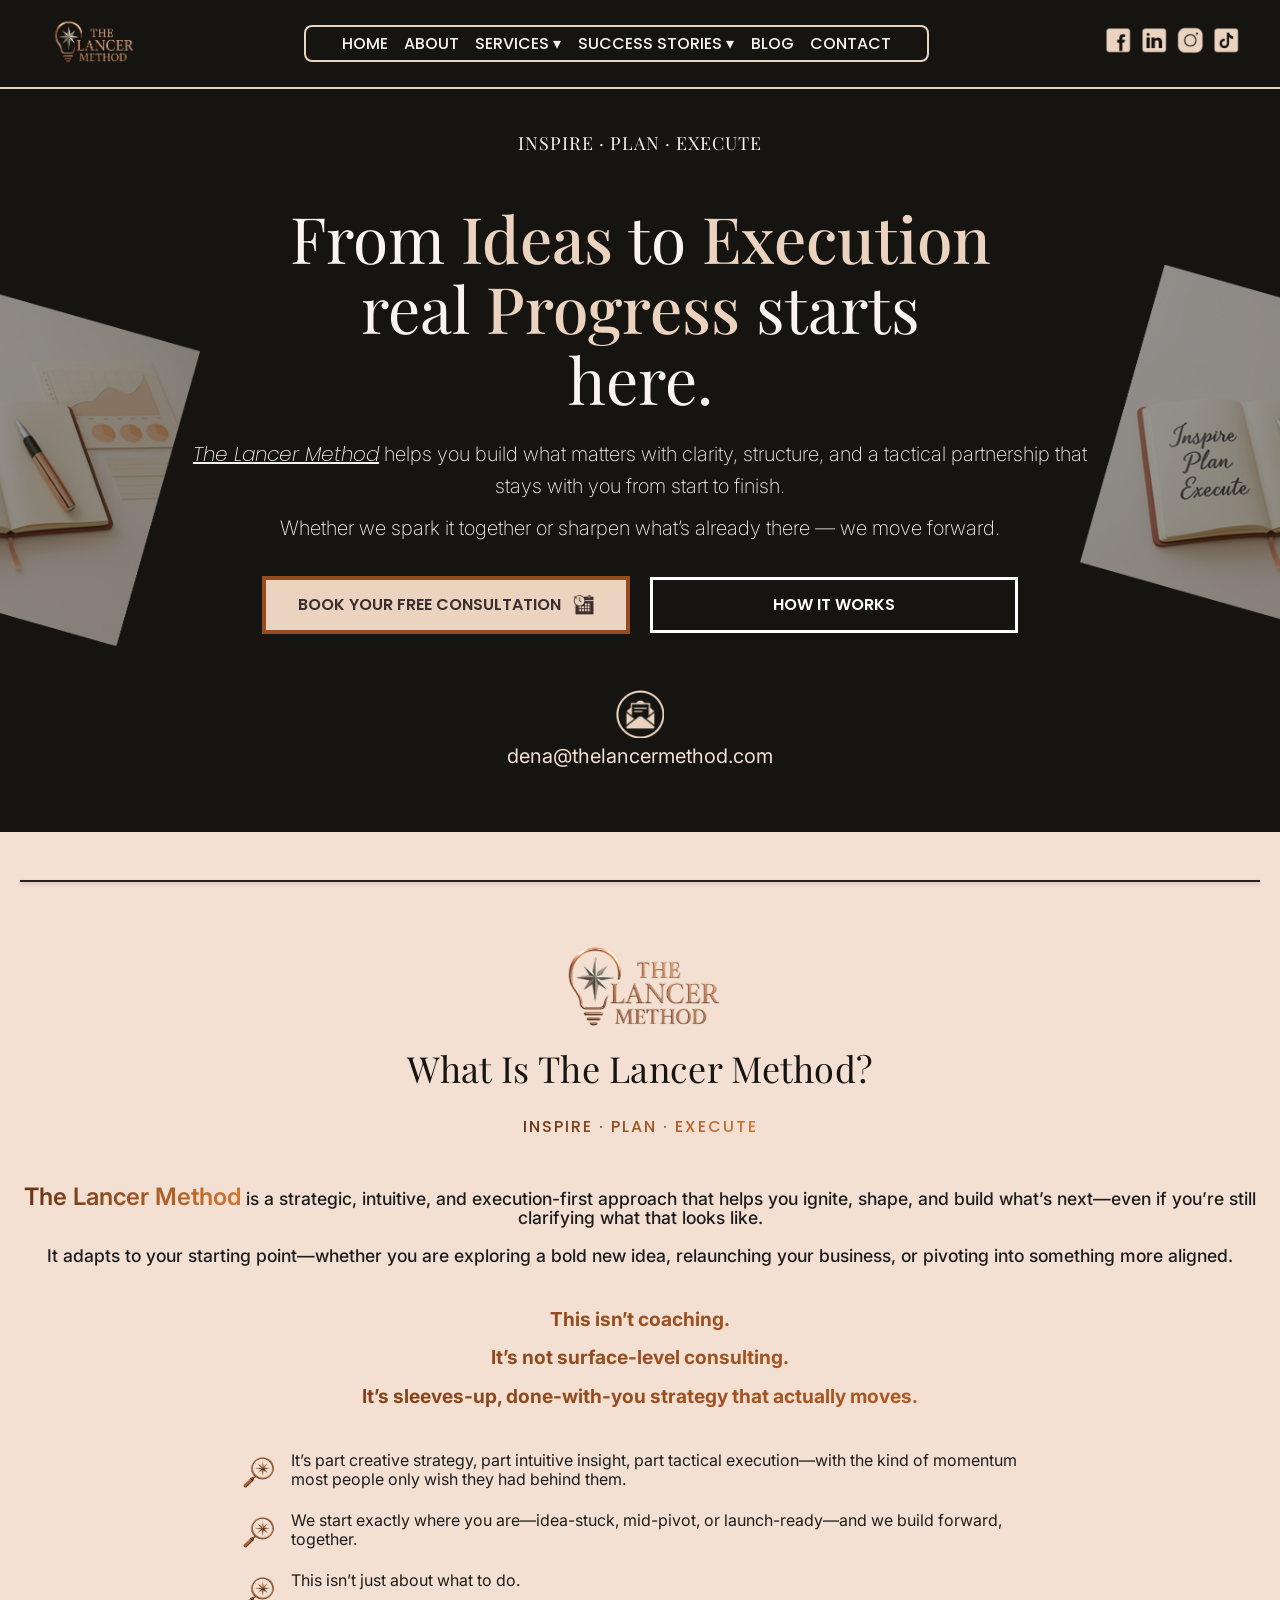
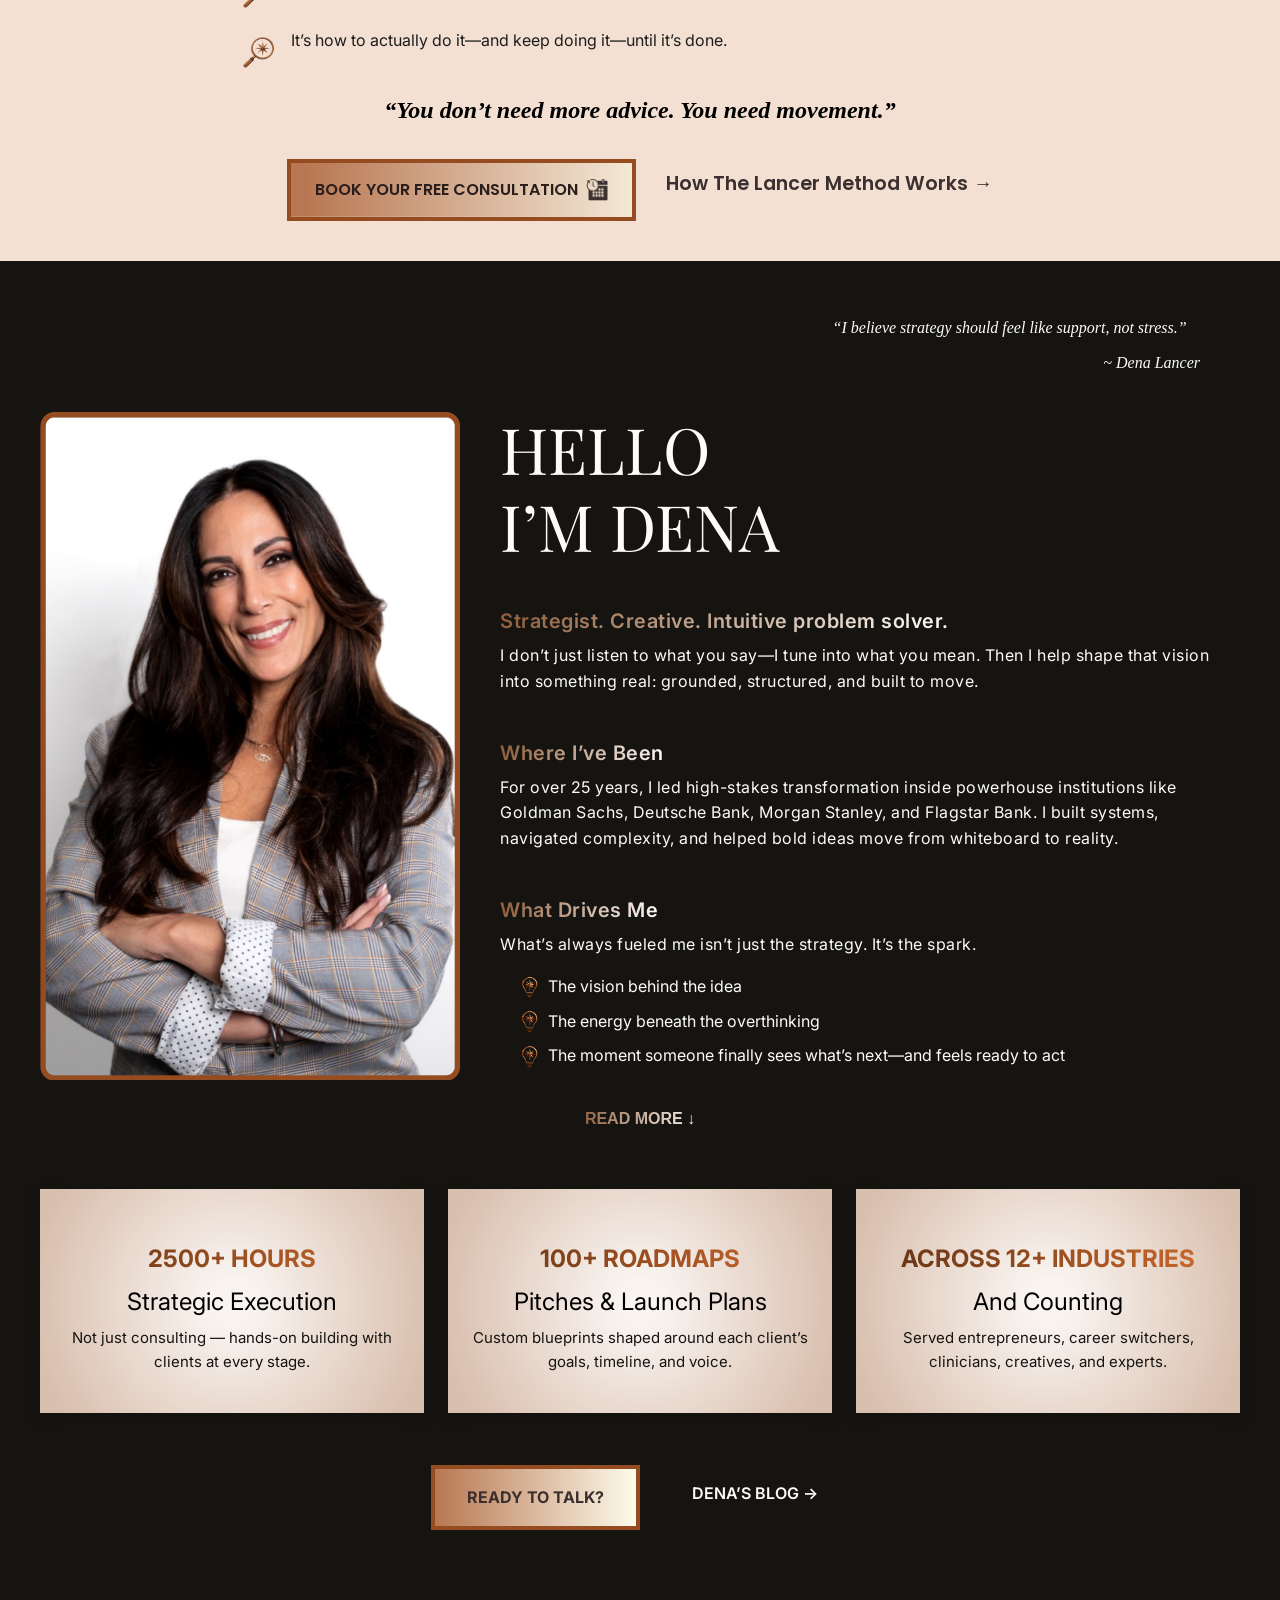
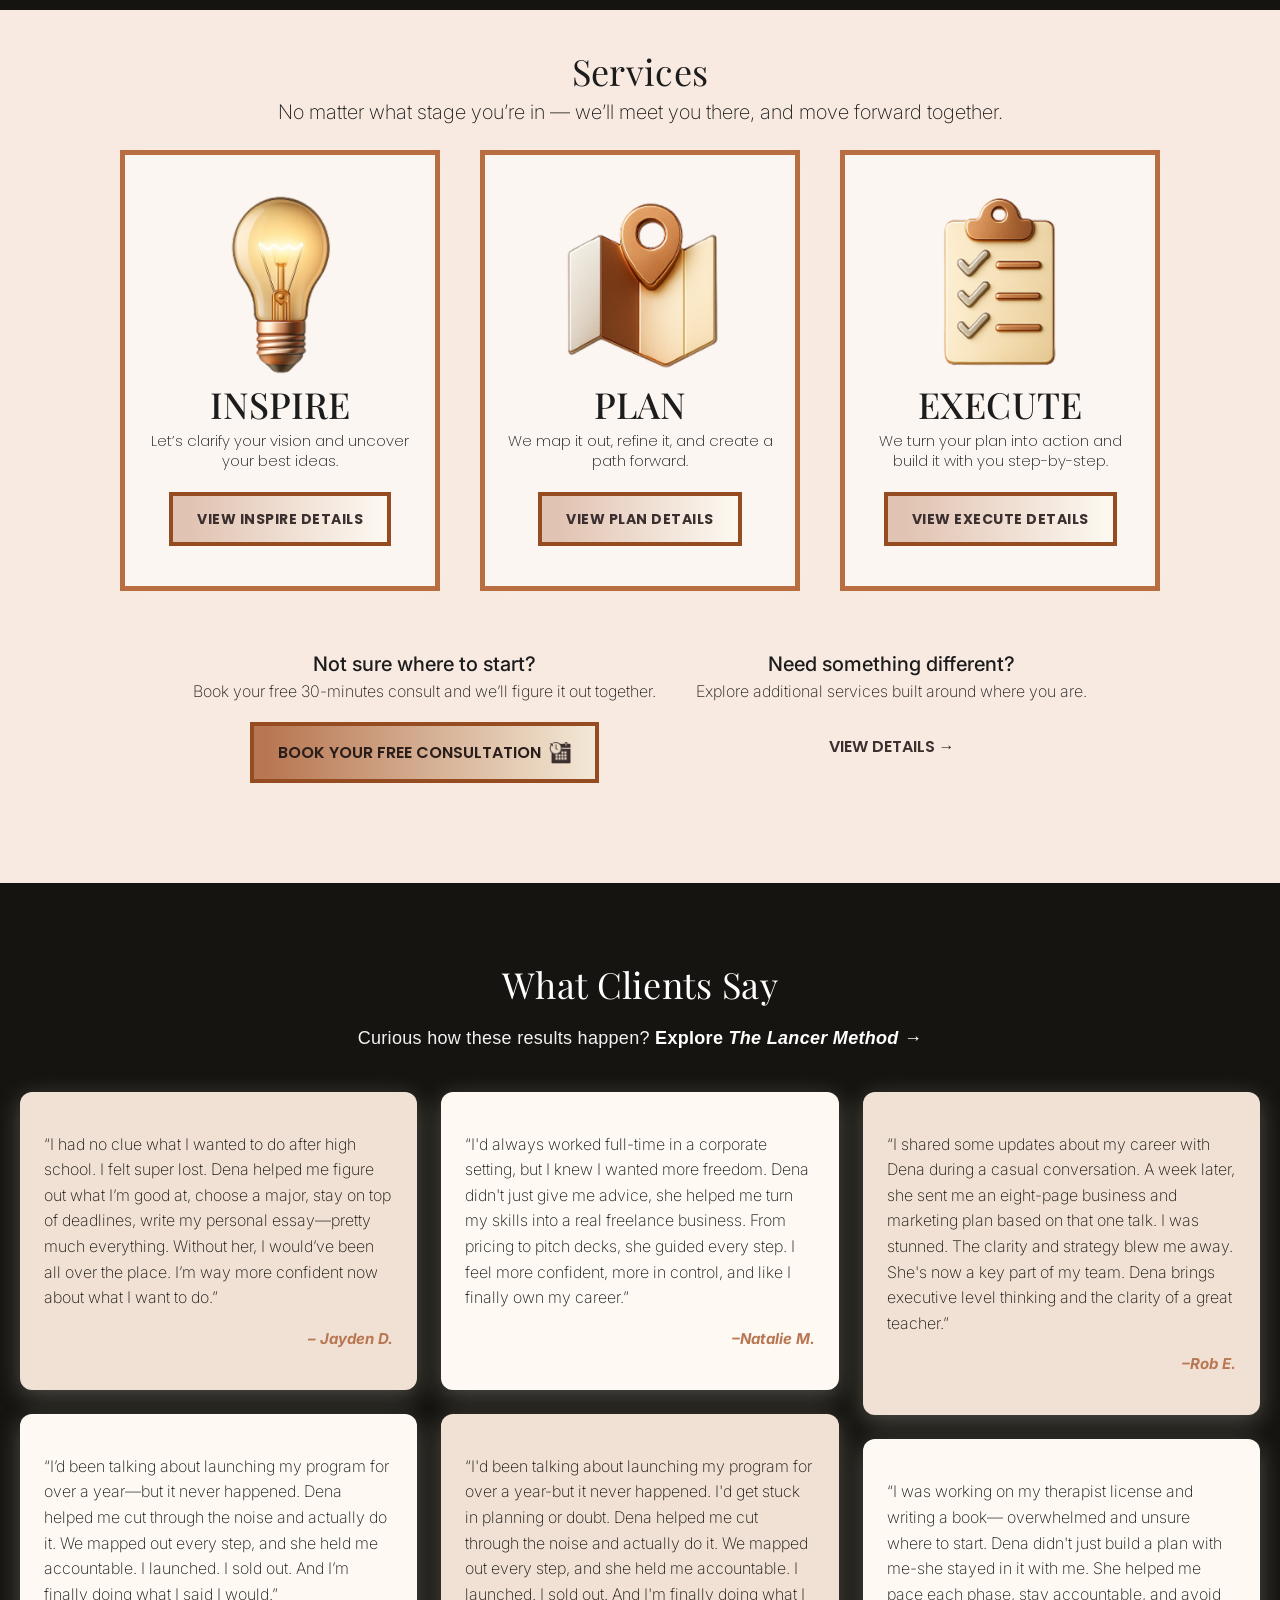
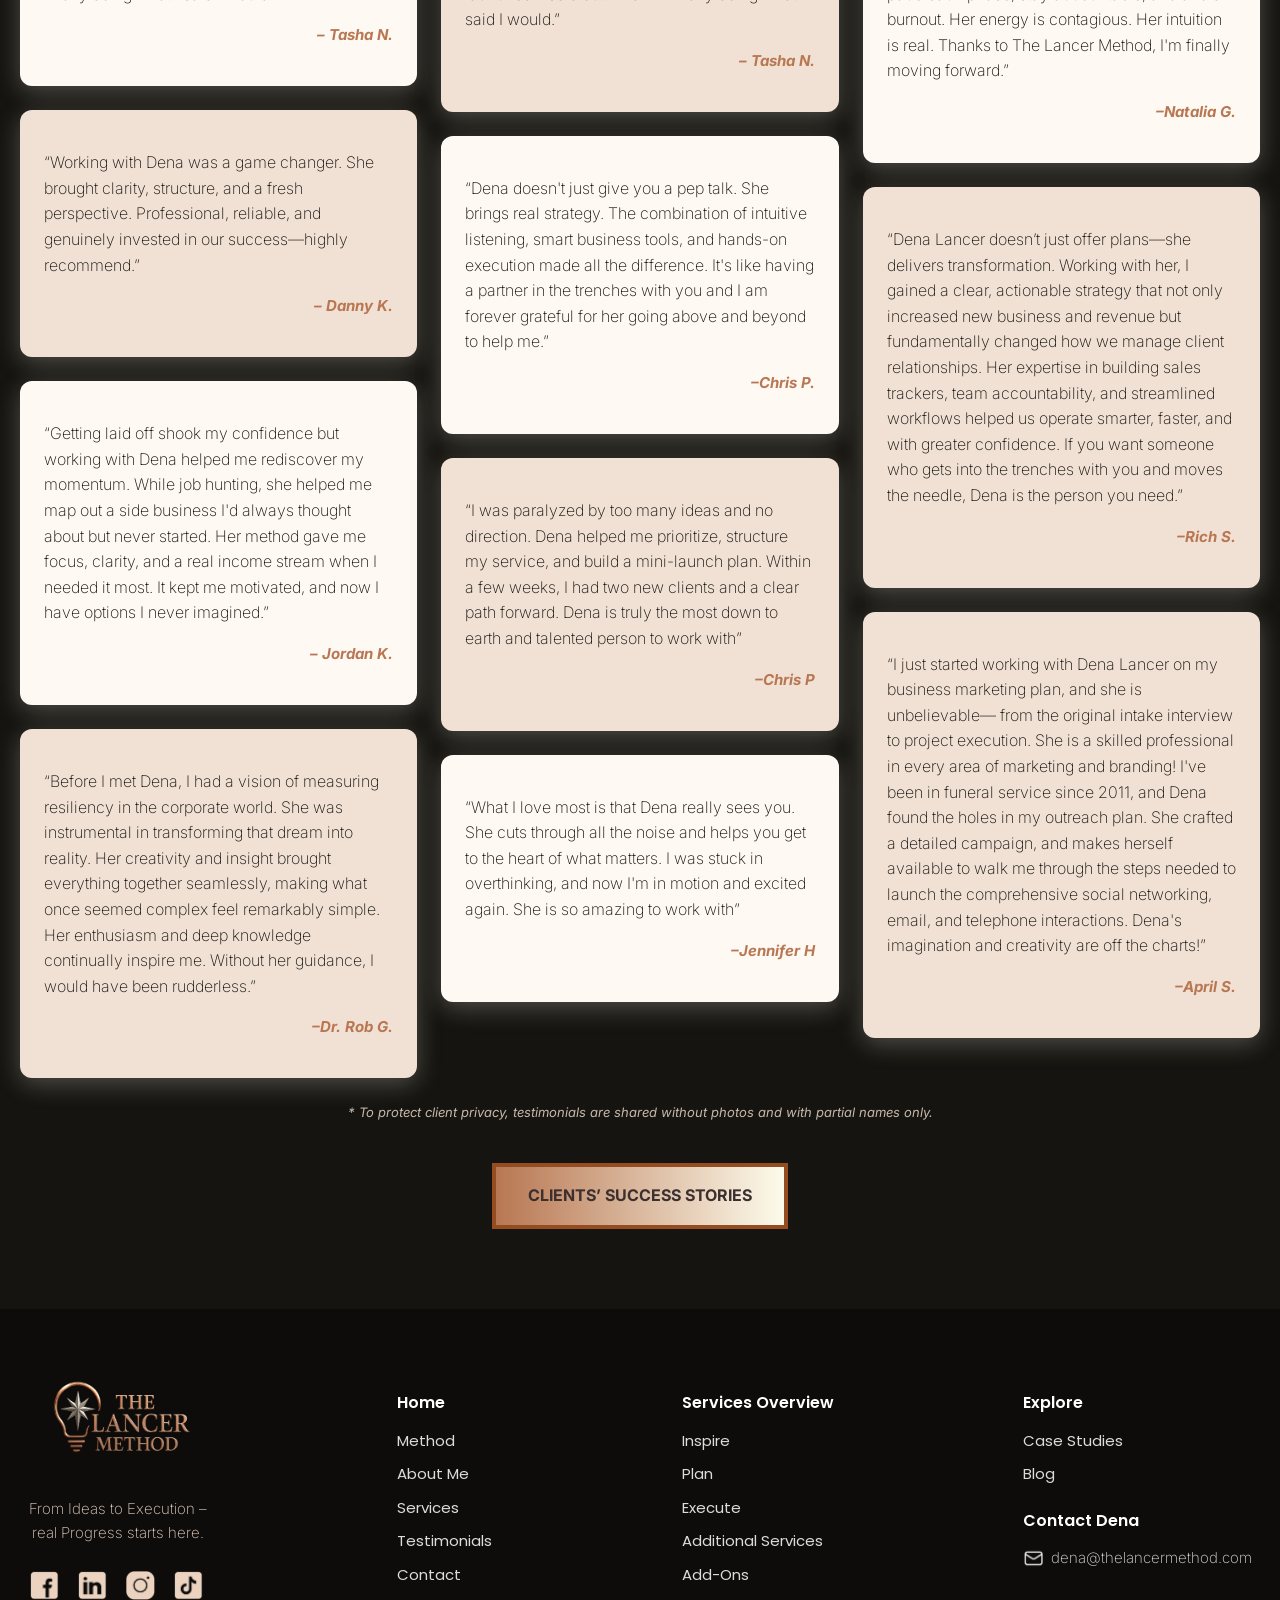
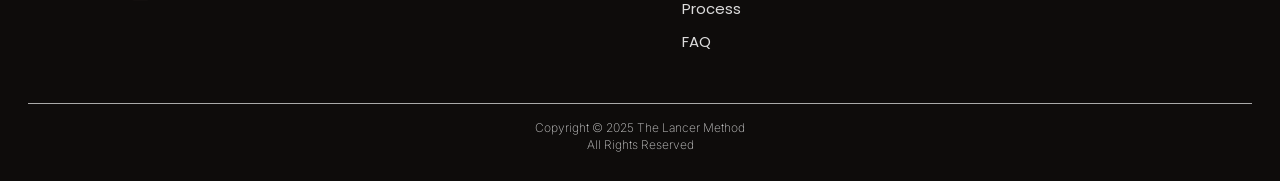
<file: index.html>
<!DOCTYPE html>
<html lang="en">
<head>
  <meta charset="UTF-8" />
  <meta name="viewport" content="width=device-width, initial-scale=1.0" />

  <!-- ✅ Canonical URL -->
  <link rel="canonical" href="https://thelancermethod.com/" />

  <!-- ✅ Theme Color for mobile browsers -->
  <meta name="theme-color" content="#FFFFFF">
  <meta name="msapplication-TileColor" content="#FFFFFF">

  <!-- ✅ Fonts (Preload main family) -->
  <link rel="preload" href="https://fonts.googleapis.com/css2?family=Playfair+Display:wght@400;700&display=swap" as="style" onload="this.onload=null;this.rel='stylesheet'">
  <link href="https://fonts.googleapis.com/css2?family=Playfair+Display:wght@400;300;200;100;500;600;700&family=Inter:wght@200;400;500&family=Poppins:wght@500;400;300;200;100;700&display=swap" rel="stylesheet">

  <!-- ✅ Preload Key Images -->
  <link rel="preload" href="images/mainImages/LeftSidePic.png" as="image">
  <link rel="preload" href="images/mainImages/logoLancer.png" as="image">

  <!-- ✅ Main Stylesheet -->
  <link rel="stylesheet" href="style.css" />

  <!-- ✅ SEO Meta Tags -->
  <title>The Lancer Method – Strategic Coaching That Moves</title>
  <meta name="description" content="The Lancer Method helps entrepreneurs and leaders turn ideas into action with clarity, structure, and sleeves-up execution. Book your free consultation today.">
  <meta name="robots" content="index, follow">
  <meta name="author" content="Dena Lancer">
  <meta name="copyright" content="© 2025 The Lancer Method">

  <!-- ✅ Social Sharing (Open Graph) -->
  <meta property="og:title" content="The Lancer Method – Strategic Coaching That Moves">
  <meta property="og:description" content="This isn’t coaching. It’s sleeves-up, done-with-you strategy that actually moves.">
  <meta property="og:image" content="https://thelancermethod.com/images/mainImages/og-image.jpg">
  <meta property="og:image:width" content="1200">
  <meta property="og:image:height" content="630">
  <meta property="og:url" content="https://thelancermethod.com">
  <meta property="og:type" content="website">
  <meta property="og:locale" content="en_US">

  <!-- ✅ Twitter Cards -->
  <meta name="twitter:card" content="summary_large_image">
  <meta name="twitter:title" content="The Lancer Method – Strategic Coaching That Moves">
  <meta name="twitter:description" content="Build what matters with clarity, structure, and a tactical partnership.">
  <meta name="twitter:image" content="https://thelancermethod.com/images/mainImages/og-image.jpg">
  <meta name="twitter:image:alt" content="The Lancer Method branding image for social sharing">

  <!-- ✅ Structured Data (Organization + Person) -->
  <script type="application/ld+json">
  {
    "@context": "https://schema.org",
    "@type": "Organization",
    "name": "The Lancer Method",
    "url": "https://thelancermethod.com",
    "logo": "https://thelancermethod.com/images/mainImages/logoLancer.png",
    "founder": {
      "@type": "Person",
      "name": "Dena Lancer",
      "jobTitle": "Founder & Strategic Coach",
      "url": "https://thelancermethod.com/about",
      "image": "https://thelancermethod.com/images/aboutImages/DenaAbout.png",
      "sameAs": [
        "https://www.linkedin.com/in/denalancer/",
        "https://instagram.com/thelancermethod"
      ]
    },
    "sameAs": [
      "https://www.facebook.com/thelancermethod",
      "https://instagram.com/thelancermethod",
      "https://www.linkedin.com/company/thelancermethod/",
      "https://www.tiktok.com/@thelancermethod"
    ],
    "contactPoint": [{
      "@type": "ContactPoint",
      "email": "dena@thelancermethod.com",
      "contactType": "customer service",
      "areaServed": ["US", "CA"],
      "availableLanguage": ["English"]
    }]
  }
  </script>

  <!-- ✅ Favicons -->
  <link rel="icon" type="image/x-icon" href="images/favicon/favicon.ico" />
  <link rel="icon" type="image/png" sizes="96x96" href="images/favicon/favicon-96x96.png" />
  <link rel="icon" type="image/svg+xml" href="images/favicon/favicon.svg" />
  <link rel="apple-touch-icon" sizes="180x180" href="images/favicon/apple-touch-icon.png" />
  <link rel="manifest" href="images/favicon/site.webmanifest" />
  <link rel="icon" type="image/png" sizes="192x192" href="images/favicon/web-app-manifest-192x192.png" />
  <link rel="icon" type="image/png" sizes="512x512" href="images/favicon/web-app-manifest-512x512.png" />

  <!-- ✅ Google Analytics -->
  <script async src="https://www.googletagmanager.com/gtag/js?id=G-XQ46P6ZSXY"></script>
  <script>
    window.dataLayer = window.dataLayer || [];
    function gtag(){dataLayer.push(arguments);}
    gtag('js', new Date());
    gtag('config', 'G-XQ46P6ZSXY');
  </script>
</head>
<body>
    <header>
  <!-- HEADER PLACEHOLDER -->
<div id="header-placeholder"></div>
</header>

		<!-- MARK: Hero Section -->
		<section  id="home" class="hero-section" role="region" aria-label="Hero Section">
		
			<div class="left-image">
					<img src="images/mainImages/LeftSidePic.png" alt="Sticky notes representing brainstorming ideas for The Lancer Method coaching process" />
				</div>
					<div class="right-image">
					<img src="images/mainImages/RightSidePic.png" alt="Stairs" />
				</div>
			<div class="hero-layout">
				<div class="hero-text fade-up">
					<div class="typing-text-container">
						<p class="tagline"><span id="typing"></span></p>
					</div>

					<h1 class="hero-headline fade-up">
						<span class="no-wrap">
							From <span class="highlight">Ideas</span> to
							<span class="highlight">Execution</span> 
						</span>
						real <span class="highlight">Progress</span> starts here.
					</h1>

					<p class="description fade-up">
						<a href="#method" class="method-link">The Lancer Method</a> helps
						you build what matters with clarity, structure, and a tactical
						partnership that stays with you from start to finish.
					</p>

					<p class="secondary-description">
						Whether we spark it together or sharpen what’s already there — we
						move forward.
					</p>

					<div class="hero-buttons fade-up">
						<a
							href="https://outlook.office.com/book/TheLancerMethod1@thelancermethod.com/?ismsaljsauthenabled=true"
							class="btn primary" alt="Schedule a consultation"
							 onclick="gtag('event', 'book_consultation_click', {
    'event_category': 'Engagement',
    'event_label': 'Hero Consultation Button'
  })"
						>
							BOOK YOUR FREE CONSULTATION
							<img src="images/mainImages/Schedule.png" alt="Schedule Icon" />
						</a>
						<a href="#method" class="btn secondary">HOW IT WORKS</a>
					</div>
					<div class="hero-email">
						<img
							src="images/mainImages/ImailIcon.png"
							alt="Email Icon"
							class="email-icon"
						/>

						<a href="mailto:dena@thelancermethod.com" class="email-text">
							dena@thelancermethod.com
						</a>
					</div>

				<div class="hero-socials">
  <a href="https://www.facebook.com/thelancermethod" target="_blank">
    <img src="images/mainImages/FacebookIcon.png" alt="Follow The Lancer Method on Facebook" />
  </a>
  <a href="https://www.linkedin.com/company/thelancermethod/" target="_blank">
    <img src="images/mainImages/LinkedInIcon.png" alt="Follow The Lancer Method on LinkedIn" />
  </a>
  <a href="https://instagram.com/thelancermethod" target="_blank">
    <img src="images/mainImages/InstagramIcon.png" alt="Follow The Lancer Method on Instagram" />
  </a>
   <a href="https://www.tiktok.com/@thelancermethod" target="_blank">
  <img src="images/mainImages/TikTokIcon.png" alt="Follow The Lancer Method on TikTok" />
</a>

</div>

				</div>

			
				
			</div>
		</section>
		<!-- MARK: METHOD Section -->
		<section class="method-section" id="method" role="region" aria-label="Method Section">
			<hr class="top-divider" />

			<div class="method-header-center">
				<div class="method-header-inner">
					<img
						src="images/methodImages/logoLancer.png"
						class="method-logo-inline"
						alt="The Lancer Method Logo"
					/>
					<div class="method-title-block">
						<h2 class="section-heading light">What Is The Lancer Method?</h2>
						<p class="gradient-text">INSPIRE · PLAN · EXECUTE</p>
					</div>
				</div>
			</div>

			<div class="method-content fade-up">
				<p class="paragraph">
					<strong class="gradient-strong">The Lancer Method</strong> is a
					strategic, intuitive, and execution-first approach that helps you
					ignite, shape, and build what’s next—even if you’re still clarifying
					what that looks like.
				</p>
				<p class="paragraph">
					It adapts to your starting point—whether you are exploring a bold new
					idea, relaunching your business, or pivoting into something more
					aligned.
				</p>

				<div class="highlight-text">
					<p>This isn’t coaching.</p>
					<p>It’s not surface-level consulting.</p>
					<p>
						<strong
							>It’s sleeves-up, done-with-you strategy that actually
							moves.</strong
						>
					</p>
				</div>

				<ul class="method-list">
					<li>
						<img src="images/methodImages/LoopMethod.png" alt="Loop arrow icon representing continuous progress and execution" />
						It’s part creative strategy, part intuitive insight, part tactical
						execution—with the kind of momentum most people only wish they had
						behind them.
					</li>
					<li>
						<img src="images/methodImages/LoopMethod.png" alt="Loop arrow icon representing continuous progress and execution" />
						We start exactly where you are—idea-stuck, mid-pivot, or
						launch-ready—and we build forward, together.
					</li>
					<li>
						<img src="images/methodImages/LoopMethod.png" alt="Loop arrow icon representing continuous progress and execution" />
						This isn’t just about what to do.
					</li>
					<li>
						<img src="images/methodImages/LoopMethod.png" alt="Loop arrow icon representing continuous progress and execution" />
						It’s how to actually do it—and keep doing it—until it’s done.
					</li>
				</ul>

				<p class="quote">“You don’t need more advice. You need movement.”</p>

			<div class="method-buttons fade-up">
  <a
    class="btn-consultation method-btn method-btn-primary"
    href="https://outlook.office.com/book/TheLancerMethod1@thelancermethod.com/?ismsaljsauthenabled=true"
  >
    BOOK YOUR FREE CONSULTATION
    <img src="images/mainImages/Schedule.png" alt="Schedule Icon" />
  </a>

  <a href="./services.html" class="method-btn method-btn-secondary">
    How The Lancer Method Works →
  </a>
</div>

		</section>
<!-- ============================= -->
<!-- MARK: ABOUT SECTION                 -->
<!-- ============================= -->
<section id="about" class="about-section"  role="region" aria-label="About Me Section">
   <div class="about-quote-wrapper desktop-only">
  <blockquote class="about-quote-desktop">
    <p class="quote-text-desktop">“I believe strategy should feel like support, not stress.”</p>
    <cite class="quote-author-desktop">~ Dena Lancer</cite>
  </blockquote>
</div>
  <!-- Inner wrapper for two columns -->
  <div class="about-inner">
    <!-- MOBILE-ONLY TITLE -->
<h2 class="about-title mobile-only">
  <span style="font-family: 'Playfair Display', serif;">HELLO</span><br/>
  <span style="font-family: 'Playfair Display', serif;">I’M DENA</span>
</h2>

    <!-- Left column: image + quote -->
    <div class="about-visual">
      <!-- Portrait -->
      <img
        src="images/aboutImages/DenaAbout.png"
        alt="Portrait of Dena Lancer"
        class="about-image"
      />
		</div>
   <!-- Right column: quote + content -->
    <div class="about-content">
      <!-- Pull-quote moved to top of right column -->
      <blockquote class="about-quote mobile-only">
        <p class="quote-text">
          “I believe strategy should feel like support, not stress.”
        </p>
        <cite class="quote-author-mobile">~ Dena Lancer</cite>
      </blockquote>
      <!-- Main title -->
<h2 class="about-title">
  <span style="font-family: 'Playfair Display', serif;">HELLO</span><br />
  <span style="font-family: 'Playfair Display', serif;">I’M DENA</span>
</h2>


      <!-- Short overview -->
      <div class="about-short" id="aboutShort">
        <h3 class="about-subtitle gradient-text-about">
          Strategist. Creative. Intuitive problem solver.
        </h3>
        <p class="about-paragraph">
          I don’t just listen to what you say—I tune into what you mean. Then I
          help shape that vision into something real: grounded, structured,
          and built to move.
        </p>

        <h4 class="about-section-title gradient-text-about">Where I’ve Been</h4>
        <p class="about-paragraph">
          For over 25 years, I led high-stakes transformation inside powerhouse
          institutions like Goldman Sachs, Deutsche Bank, Morgan Stanley, and
          Flagstar Bank. I built systems, navigated complexity, and helped bold
          ideas move from whiteboard to reality.
        </p>

        <h4 class="about-section-title gradient-text-about">What Drives Me</h4>
				 <p class="about-paragraph">
          What’s always fueled me isn’t just the strategy. It’s the spark.
        </p>
        <ul class="about-list">
          <li>
            <img
              src="images/aboutImages/LampLancer.png"
              alt="Lamp icon representing bright ideas and inspiration"
              class="list-icon"
            />
            The vision behind the idea
          </li>
          <li>
            <img
              src="images/aboutImages/LampLancer.png"
              alt="Lamp icon representing bright ideas and inspiration"
              class="list-icon"
            />
            The energy beneath the overthinking
          </li>
          <li>
            <img
              src="images/aboutImages/LampLancer.png"
              alt="Lamp icon representing bright ideas and inspiration"
              class="list-icon"
            />
            The moment someone finally sees what’s next—and feels ready to act
          </li>
        </ul>
      </div>

      <!-- Full text, hidden by default -->
      <div class="about-full hidden" id="aboutFull">
        <h4 class="about-section-title gradient-text-about">
          Why I Created The Lancer Method
        </h4>
        <p class="about-paragraph">
          Because people don’t need more advice. They need a way
          forward—with someone who can see the full picture and build it beside
          them. The Lancer Method is a sleeves-up, custom-built approach that
          blends intuitive clarity, soul-centered strategy, and real-world
          execution.
        </p>

        <h4 class="about-section-title gradient-text-about">
          What Working With Me Feels Like
        </h4>
        <p class="about-paragraph">
          This isn’t coaching. It’s not just a strategy deck or a one-time plan.
          It’s a <strong>hands-on, build-it-with-you partnership</strong>—so
          your idea doesn’t stay an idea.
        </p>
        <h4 class="about-section-title gradient-text-about">
          Clients often say: “It’s like she’s in my head.”
     </h4>
        <p class="about-paragraph">
          That’s because I see the through-line. I listen for what matters. I
          bring structure to your brilliance—and momentum to your vision.
        </p>

        <h4 class="about-section-title gradient-text-about">Why I Care</h4>
        <p class="about-paragraph">
          This isn’t just my work. It’s the work I’m meant to do. Whether you’re
          launching, pivoting, or circling something big—I’d be honored to help
          you bring it to life. <em>For real.</em>
        </p>
      </div>
    </div>
  </div>

  <!-- Toggle button (outside of the two-column wrapper) -->
  <button class="read-more-btn " id="toggleAbout">
    READ MORE ↓
  </button>

  <!-- Stats cards + call-to-action buttons -->
  <div class="about-cta-container">
    <div class="about-cards">
      <!-- Card 1 -->
      <div class="about-card fade-up">
        <h3>
          <span class="highlight-stat">2500+ HOURS</span><br />
          Strategic Execution
        </h3>
        <p>
          Not just consulting — hands-on building with clients at every stage.
        </p>
      </div>
      <!-- Card 2 -->
      <div class="about-card fade-up">
        <h3>
          <span class="highlight-stat">100+ ROADMAPS</span><br />
          Pitches & Launch Plans
        </h3>
        <p>
          Custom blueprints shaped around each client’s goals, timeline, and
          voice.
        </p>
      </div>
      <!-- Card 3 -->
      <div class="about-card fade-up">
        <h3>
          <span class="highlight-stat">ACROSS 12+ INDUSTRIES</span><br />
          And Counting
        </h3>
        <p>
          Served entrepreneurs, career switchers, clinicians, creatives, and
          experts.
        </p>
      </div>
    </div>
    <div class="about-cta-buttons fade-up">
      <a
        href="https://outlook.office.com/book/TheLancerMethod1@thelancermethod.com/?ismsaljsauthenabled=true"
        class="cta-btn primary"
        >READY TO TALK?</a
      >
      <a href="blog.html" class="cta-btn secondary">DENA’S BLOG →</a>
    </div>
  </div>
</section>

<!-- ===== MARK: SERVICES SECTION ===== --> 
<section id="services" class="services-section" aria-label="Services">
  <div class="container">
    <h2 class="section-heading fade-up">Services</h2>
    <p class="section-subtitle fade-up">No matter what stage you’re in — we’ll meet you there, and move forward together.</p>

    <div class="services-grid">
      <!-- INSPIRE -->
      <div class="service-card border-copper fade-up">
        <img src="images/servicesImages/LampLancer.png" alt="Inspire service icon – light bulb" class="service-icon">
        <h3  itemprop="name">INSPIRE</h3>
        <p itemprop="description">Let’s clarify your vision and uncover your best ideas.</p>
        <a href="./services.html#inspire" class="btn-outline">VIEW INSPIRE DETAILS</a>
      </div>

      <!-- PLAN -->
      <div class="service-card border-copper fade-up">
        <img src="images/servicesImages/MapLancer.png" alt="Plan service icon – map graphic" class="service-icon">
        <h3>PLAN</h3>
        <p>We map it out, refine it, and create a path forward.</p>
        <a href="./services.html#plan" class="btn-outline">VIEW PLAN DETAILS</a>
      </div>

      <!-- EXECUTE -->
      <div class="service-card border-copper fade-up">
        <img src="images/servicesImages/CheckPointLancer.png" alt="Checklist icon symbolizing the EXECUTE phase of The Lancer Method" class="service-icon">
        <h3>EXECUTE</h3>
        <p>We turn your plan into action and build it with you step-by-step.</p>
        <a href="./services.html#execute" class="btn-outline">VIEW EXECUTE DETAILS</a>
      </div>
    </div>
    <div class="services-cta fade-up">
      <div class="cta-block">
        <p class="cta-title">Not sure where to start?</p>
        <p>Book your free 30-minutes consult and we’ll figure it out together.</p>
        <a href="https://outlook.office.com/book/TheLancerMethod1@thelancermethod.com/?ismsaljsauthenabled=true" class="btn-consultation method-btn method-btn-primary">BOOK YOUR FREE CONSULTATION <img src="images/mainImages/Schedule.png" alt="Schedule Icon" /></a>
      </div>
      <div class="cta-block">
        <p class="cta-title">Need something different?</p>
        <p>Explore additional services built around where you are.</p>
    <a href="./services.html#addons" class="link-style dark link-lowered">VIEW DETAILS →</a>
      </div>
    </div>
  </div>
</section>
<!-- ============================= -->
<!-- MARK: TESTIMONIALS SECTION   -->
<!-- ============================= -->
<section class="testimonials-section" id="testimonials">
  <h2 class="section-heading dark">What Clients Say</h2>
  <p class="section-subheading dark">
    Curious how these results happen?
    <a href="#method" class="link-style-light">Explore <em>The Lancer Method</em> →</a>
  </p>
  <div class="testimonials-masonry fade-up">
    <div class="testimonial-card dark">
      <p class="testimonial-text">“I had no clue what I wanted to do after high school. I felt super lost. Dena helped me figure out what I’m good at, choose a major, stay on top of deadlines, write my personal essay—pretty much everything. Without her, I would’ve been all over the place. I’m way more confident now about what I want to do.”</p>
      <p class="testimonial-author">– Jayden D.</p>
    </div>

    <div class="testimonial-card light">
      <p class="testimonial-text">“I’d been talking about launching my program for over a year—but it never happened. Dena helped me cut through the noise and actually do it. We mapped out every step, and she held me accountable. I launched. I sold out. And I’m finally doing what I said I would.”</p>
      <p class="testimonial-author">– Tasha N.</p>
    </div>

    <div class="testimonial-card dark">
      <p class="testimonial-text">“Working with Dena was a game changer. She brought clarity, structure, and a fresh perspective. Professional, reliable, and genuinely invested in our success—highly recommend.”</p>
      <p class="testimonial-author">– Danny K.</p>
    </div>
 <div class="testimonial-card light">
      <p class="testimonial-text">“Getting laid off shook my confidence but working with Dena helped me rediscover my momentum. While job hunting, she helped me map out a side business I'd always thought about but never started. Her method gave me focus, clarity, and a real income stream when I needed it most.
It kept me motivated, and now I have options I never imagined.”</p>
      <p class="testimonial-author">– Jordan K.</p>
    </div>

    <div class="testimonial-card dark">
      <p class="testimonial-text">“Before I met Dena, I had a vision of measuring resiliency in the corporate world. She was instrumental in transforming that dream into reality. Her creativity and insight brought everything together seamlessly, making what once seemed complex feel remarkably simple. Her enthusiasm and deep knowledge continually inspire me.
Without her guidance, I would have been rudderless.”</p>
      <p class="testimonial-author">–Dr. Rob G. </p>
    </div>

    <div class="testimonial-card light">
      <p class="testimonial-text">“I'd always worked full-time in a corporate setting, but I knew I wanted more freedom. Dena didn't just give me advice, she helped me turn my skills into a real freelance business. From pricing to pitch decks, she guided every step. I feel more confident, more in control, and like I finally own my career.”</p>
      <p class="testimonial-author">–Natalie M. </p>
    </div>
     <div class="testimonial-card dark">
      <p class="testimonial-text">“I'd been talking about launching my program for over a year-but it never happened. I'd get stuck in planning or doubt. Dena helped me cut through the noise and actually do it. We mapped out every step, and she held me accountable. I launched. I sold out. And I'm finally doing what I said I would.”</p>
      <p class="testimonial-author">– Tasha N.</p>
    </div>

    <div class="testimonial-card light">
      <p class="testimonial-text">“Dena doesn't just give you a pep talk. She brings real strategy. The combination of intuitive listening, smart business tools, and hands-on execution made all the difference. It's like having a partner in the trenches with you and I am forever grateful for her going above and beyond to help me.”</p>
      <p class="testimonial-author">–Chris P. </p>
    </div>

    <div class="testimonial-card dark">
      <p class="testimonial-text">“I was paralyzed by too many ideas and no direction. Dena helped me prioritize, structure my service, and build a mini-launch plan. Within a few weeks, I had two new clients and a clear path forward. Dena is truly the most down to earth and talented person to work with”</p>
      <p class="testimonial-author">–Chris P </p>
    </div>
    <div class="testimonial-card light">
      <p class="testimonial-text">“What I love most is that Dena really sees you. She cuts through all the noise and helps you get to the heart of what matters. I was stuck in overthinking, and now I'm in motion and excited again. She is so amazing to work with”</p>
      <p class="testimonial-author">–Jennifer H </p>
    </div>

    <div class="testimonial-card dark">
      <p class="testimonial-text">“I shared some updates about my career with Dena during a casual conversation. A week later, she sent me an eight-page business and marketing plan based on that one talk. I was stunned. The clarity and strategy blew me away. She's now a key part of my team. Dena brings executive level thinking and the clarity of a great teacher.”</p>
      <p class="testimonial-author">–Rob E. </p>
    </div>

    <div class="testimonial-card light">
      <p class="testimonial-text">“I was working on my therapist license and writing a book— overwhelmed and unsure where to start. Dena didn't just build a plan with me-she stayed in it with me. She helped me pace each phase, stay accountable, and avoid burnout. Her energy is contagious. Her intuition is real. Thanks to The Lancer Method, I'm finally moving forward.”</p>
      <p class="testimonial-author">–Natalia G. </p>
    </div>
        <div class="testimonial-card dark">
      <p class="testimonial-text">“Dena Lancer doesn’t just offer plans—she delivers transformation. Working with her, I gained a clear, actionable strategy that not only increased new business and revenue but fundamentally changed how we manage client relationships. Her expertise in building sales trackers, team accountability, and streamlined workflows helped us operate smarter, faster, and with greater confidence.

If you want someone who gets into the trenches with you and moves the needle, Dena is the person you need.”</p>
      <p class="testimonial-author">–Rich S. </p>
    </div>
       <div class="testimonial-card dark">
      <p class="testimonial-text">“I just started working with Dena Lancer on my business marketing plan, and she is unbelievable— from the original intake interview to project execution. She is a skilled professional in every area of marketing and branding!

I've been in funeral service since 2011, and Dena found the holes in my outreach plan. She crafted a detailed campaign, and makes herself available to walk me through the steps needed to launch the comprehensive social networking, email, and telephone interactions.

Dena's imagination and creativity are off the charts!”</p>
      <p class="testimonial-author">–April S.  </p>
    </div>
  </div>

  <div class="testimonial-privacy-note">
  * To protect client privacy, testimonials are shared without photos and with partial names only.
</div>
  <div class="cta-center">
    <a href="caseStudy.html#contact" class="cta-btn primary">CLIENTS’ SUCCESS STORIES </a>
  </div>
</section>
<div id="footer-placeholder"></div>
<script src="load-footer.js"></script>
<script src="script.js"></script>
<script src="load-header.js"></script>
	</body>
</html>
</file>
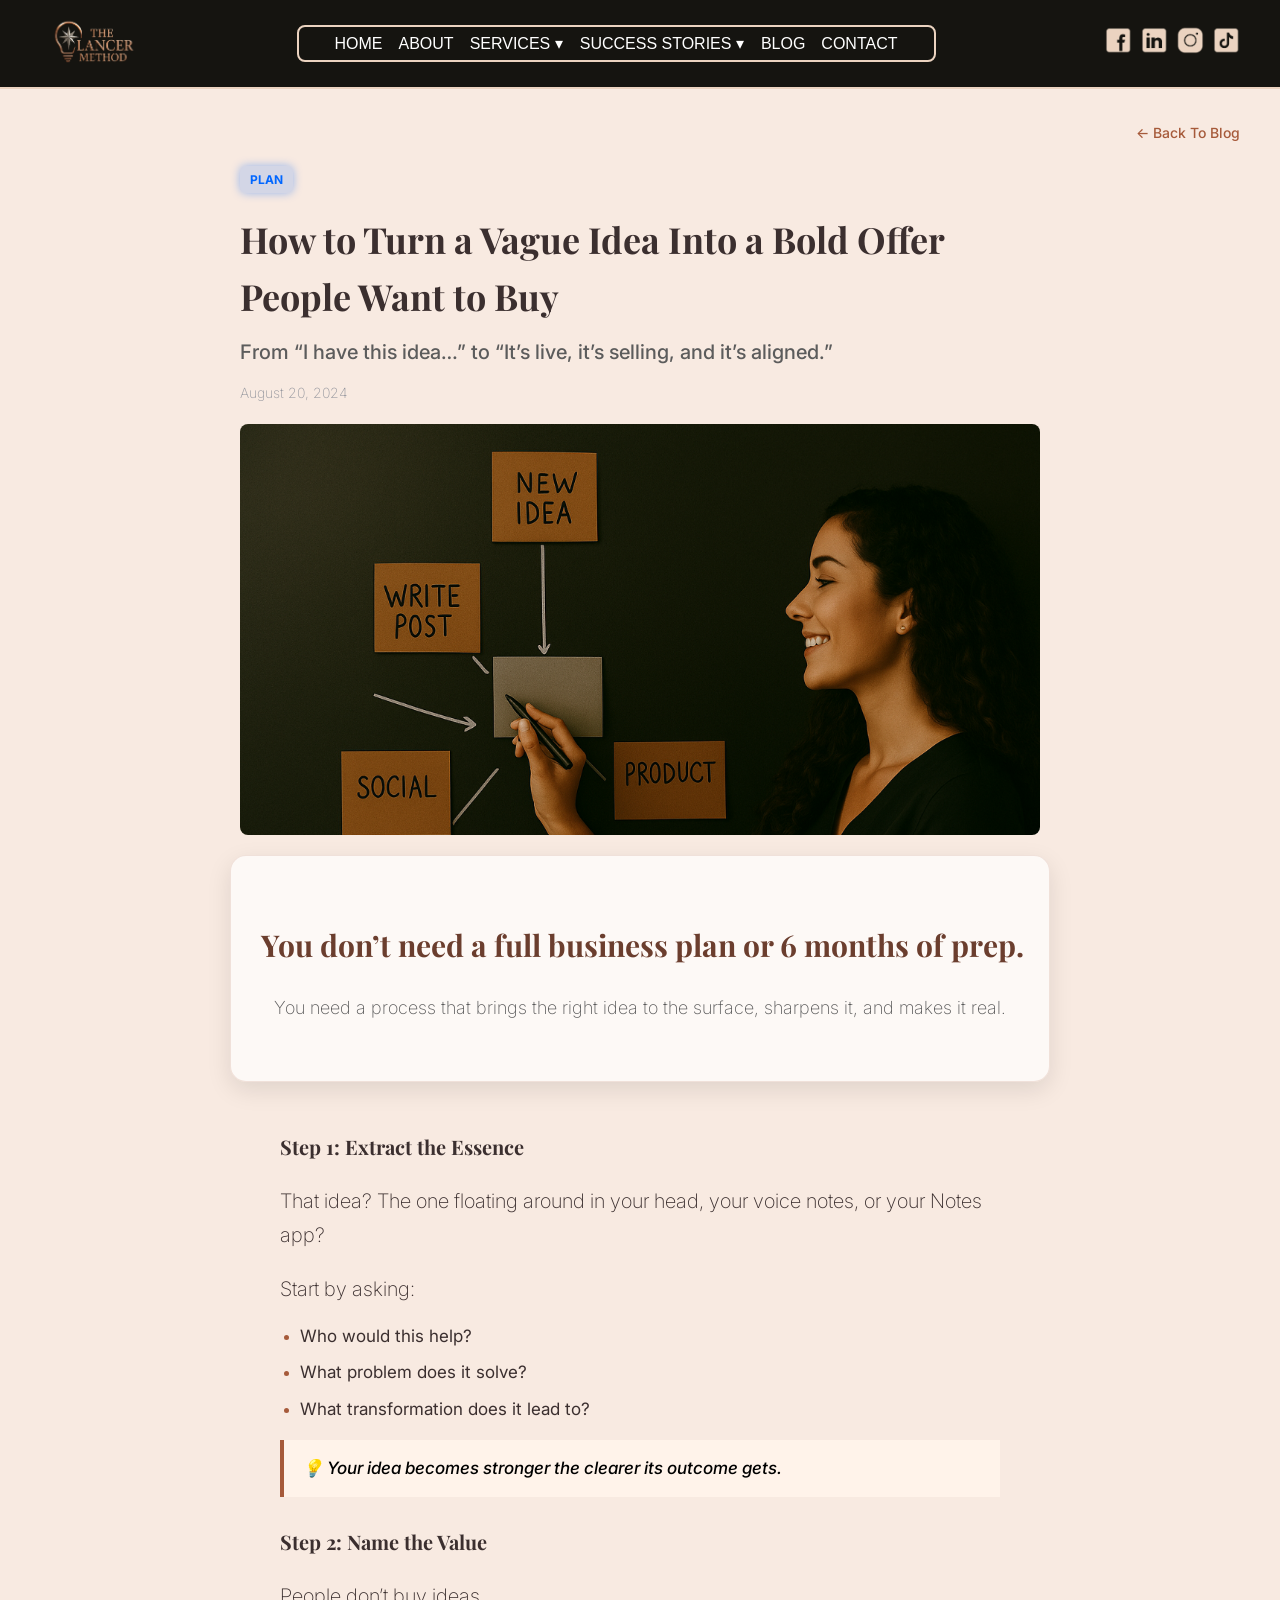
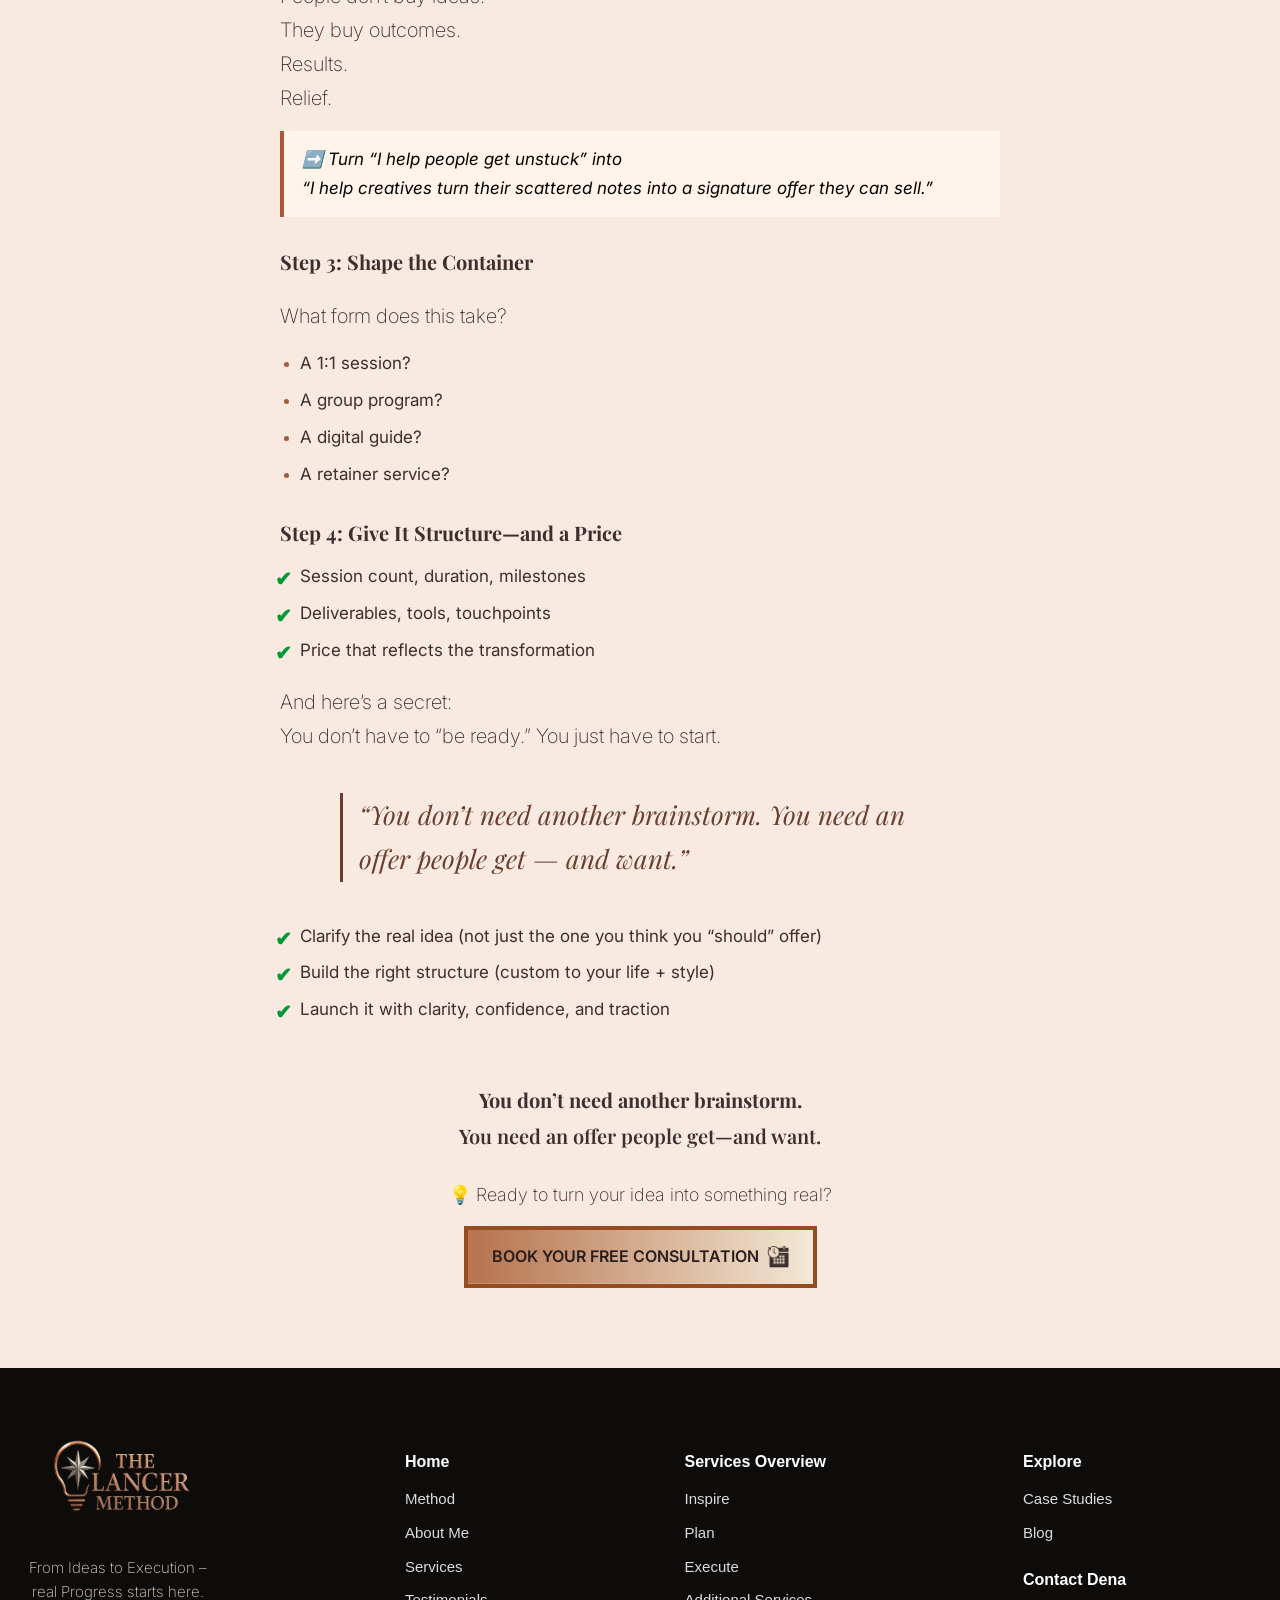
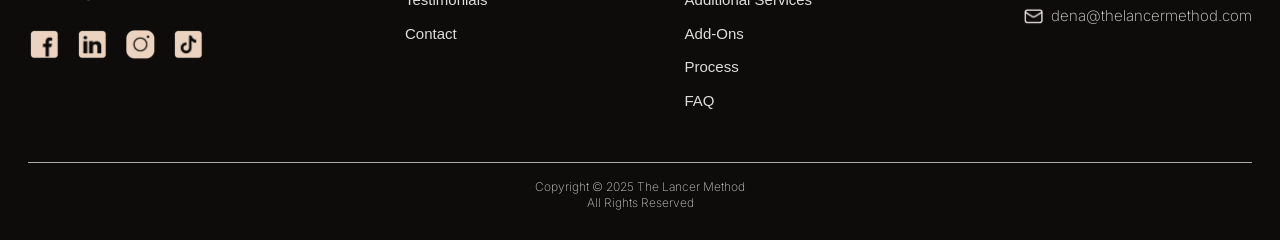
<file: blog-detail.html>
<!DOCTYPE html>
<html lang="en">
	<head>
		<meta charset="UTF-8" />
		<meta name="viewport" content="width=device-width, initial-scale=1.0" />
		<title>Dena Blog – How to Turn a Vague Idea Into a Bold Offer</title>

		<!-- Shared site styles -->
		<link rel="stylesheet" href="style.css" />
		<link rel="stylesheet" href="blog.css" />
		<link rel="stylesheet" href="blog-detail.css" />

		<!-- Fonts -->
		<link
			href="https://fonts.googleapis.com/css2?family=Playfair+Display:wght@400;500;700&family=Inter:wght@300;400;600&display=swap"
			rel="stylesheet"
		/>
	</head>
	<body class="blog-page">
		<!-- 🔥 Scroll Progress Bar -->
		<div id="progress-bar"></div>

		<!-- ===== NAVBAR ===== -->
		<header>
			<!-- HEADER PLACEHOLDER -->
			<div id="header-placeholder"></div>
		</header>

		<!-- ===== BLOG CONTENT ===== -->
		<article class="blog-detail">
			<!-- Back link -->
			<div class="back-link">
				<a href="blog.html">← Back To Blog</a>
			</div>

			<!-- Post Header -->
			<header class="post-header fade-in">
				<span class="post-category plan">Plan</span>
				<h1>How to Turn a Vague Idea Into a Bold Offer People Want to Buy</h1>
				<h2>
					From “I have this idea…” to “It’s live, it’s selling, and it’s
					aligned.”
				</h2>
				<p class="post-date">August 20, 2024</p>
			</header>

			<!-- Hero Image -->
			<div class="post-image fade-in">
				<img src="images/blog/BlogImage1.png" alt="Blog main image" />
			</div>

			<!-- ✨ INTRO BANNER -->
			<section class="intro-banner fade-in">
				<h2 class="intro-headline">
					You don’t need a full business plan or 6 months of prep.
				</h2>
				<p class="intro-subline">
					You need a process that brings the right idea to the surface, sharpens
					it, and makes it real.
				</p>
			</section>

			<!-- ✏️ BLOG BODY -->
			<div class="post-content">
				<h3 class="fade-in">Step 1: Extract the Essence</h3>
				<p>
					That idea? The one floating around in your head, your voice notes, or
					your Notes app?
				</p>
				<p>Start by asking:</p>
				<ul>
					<li>Who would this help?</li>
					<li>What problem does it solve?</li>
					<li>What transformation does it lead to?</li>
				</ul>
				<p class="highlight">
					💡 Your idea becomes stronger the clearer its outcome gets.
				</p>

				<h3 class="fade-in">Step 2: Name the Value</h3>
				<p>
					People don’t buy ideas.<br />They buy outcomes.<br />Results.<br />Relief.
				</p>
				<blockquote>
					➡️ Turn “I help people get unstuck” into <br />
					“I help creatives turn their scattered notes into a signature offer
					they can sell.”
				</blockquote>

				<h3 class="fade-in">Step 3: Shape the Container</h3>
				<p>What form does this take?</p>
				<ul>
					<li>A 1:1 session?</li>
					<li>A group program?</li>
					<li>A digital guide?</li>
					<li>A retainer service?</li>
				</ul>

				<h3 class="fade-in">Step 4: Give It Structure—and a Price</h3>
				<ul class="checklist">
					<li>Session count, duration, milestones</li>
					<li>Deliverables, tools, touchpoints</li>
					<li>Price that reflects the transformation</li>
				</ul>

				<p>
					And here’s a secret: <br />
					You don’t have to “be ready.” You just have to start.
				</p>

				<!-- ✅ Stylish Pull Quote -->
				<aside class="pull-quote fade-in">
					“You don’t need another brainstorm. You need an offer people get — and
					want.”
				</aside>

				<ul class="checklist fade-in">
					<li>
						Clarify the real idea (not just the one you think you “should”
						offer)
					</li>
					<li>Build the right structure (custom to your life + style)</li>
					<li>Launch it with clarity, confidence, and traction</li>
				</ul>
			</div>
<!-- ✅ NEW ENDING SECTION -->
				<div class="blog-ending fade-in">
					<p class="ending-line"><strong>You don’t need another brainstorm.</strong></p>
					<p class="ending-line">You need an offer people get—and want.</p>
		
				</div>
			</div>
			<!-- ✨ CTA -->
			<div class="blog-cta fade-in">
				<p>💡 Ready to turn your idea into something real?</p>
				<a
					class="btn-consultation method-btn method-btn-primary"
					href="https://outlook.office.com/book/TheLancerMethod1@thelancermethod.com/"
				>
					BOOK YOUR FREE CONSULTATION
					<img src="images/mainImages/Schedule.png" alt="Schedule Icon" />
				</a>
			</div>
		</article>

		<!-- ===== FOOTER PLACEHOLDER ===== -->
<div id="footer-placeholder"></div>


		<!-- JS -->
		<script src="blog.js"></script>
		<script src="load-header.js"></script>
		<script src="load-footer.js"></script>
	</body>
</html>
</file>
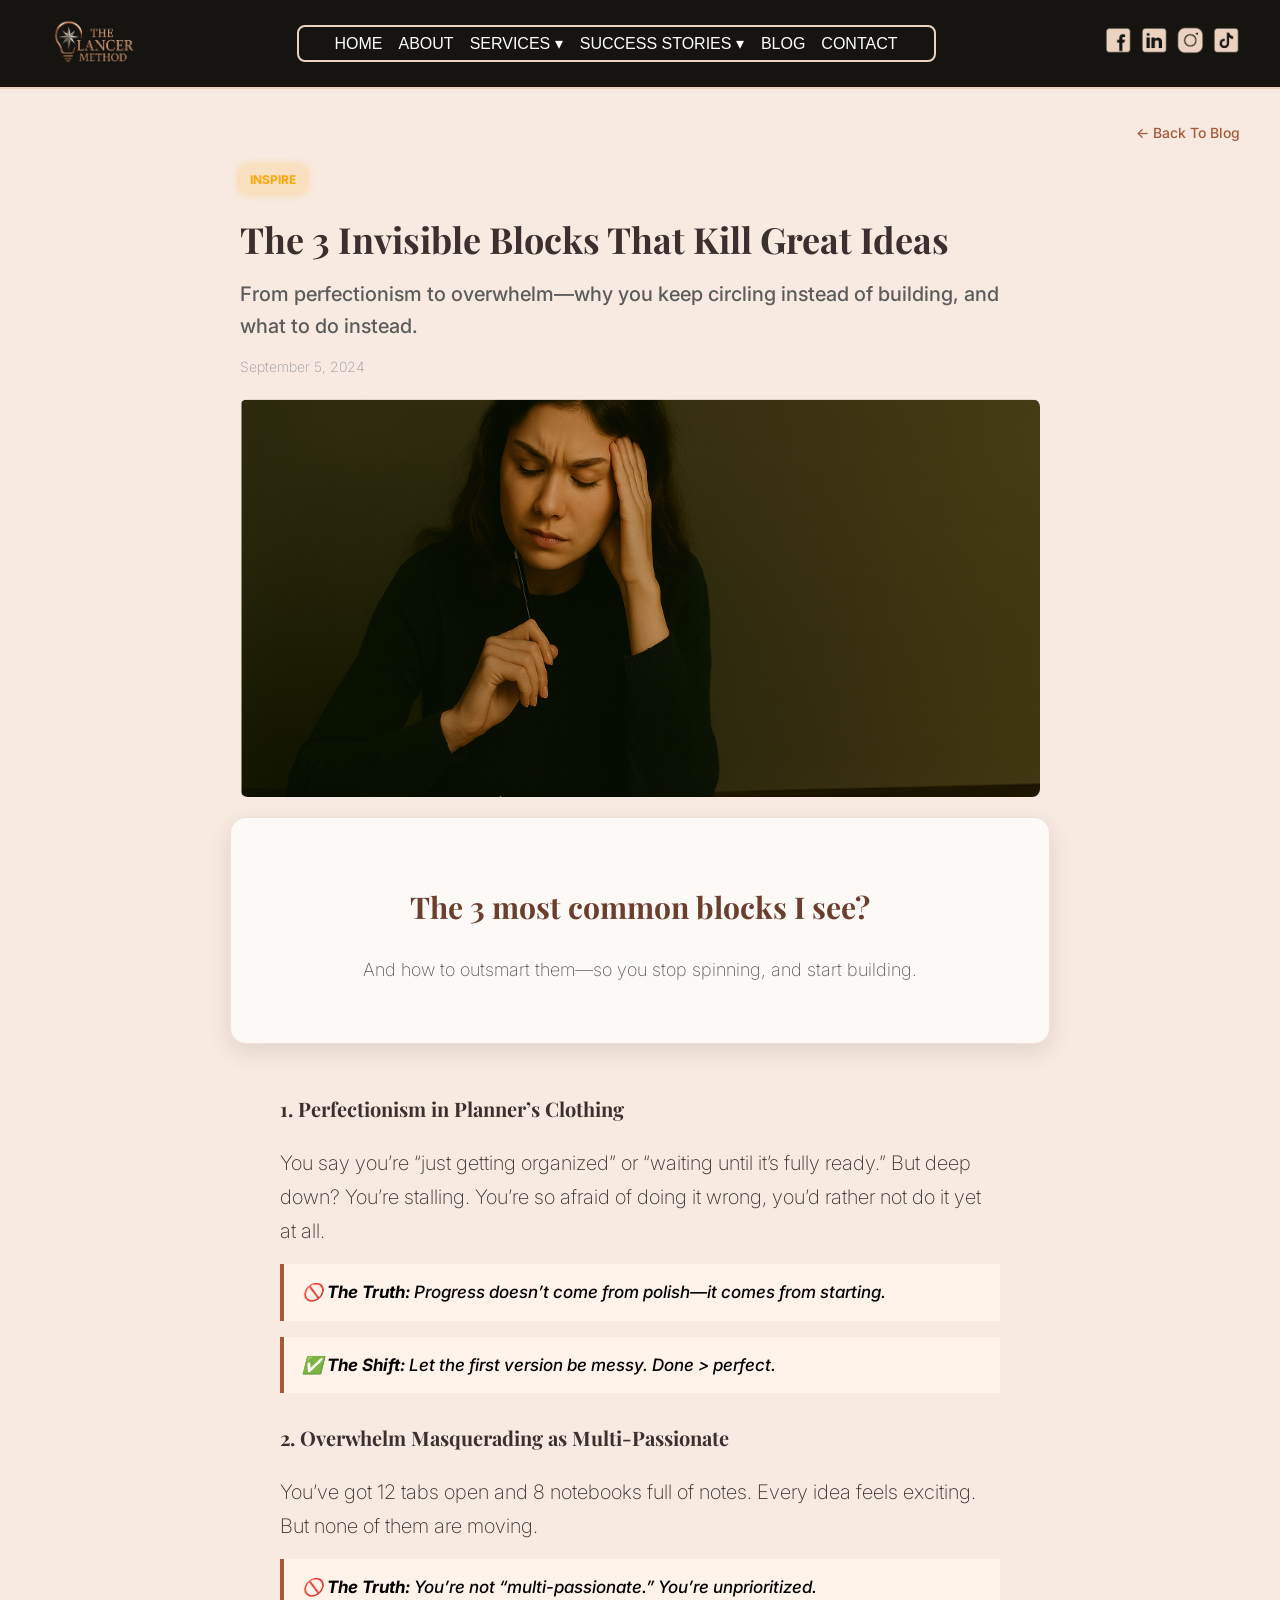
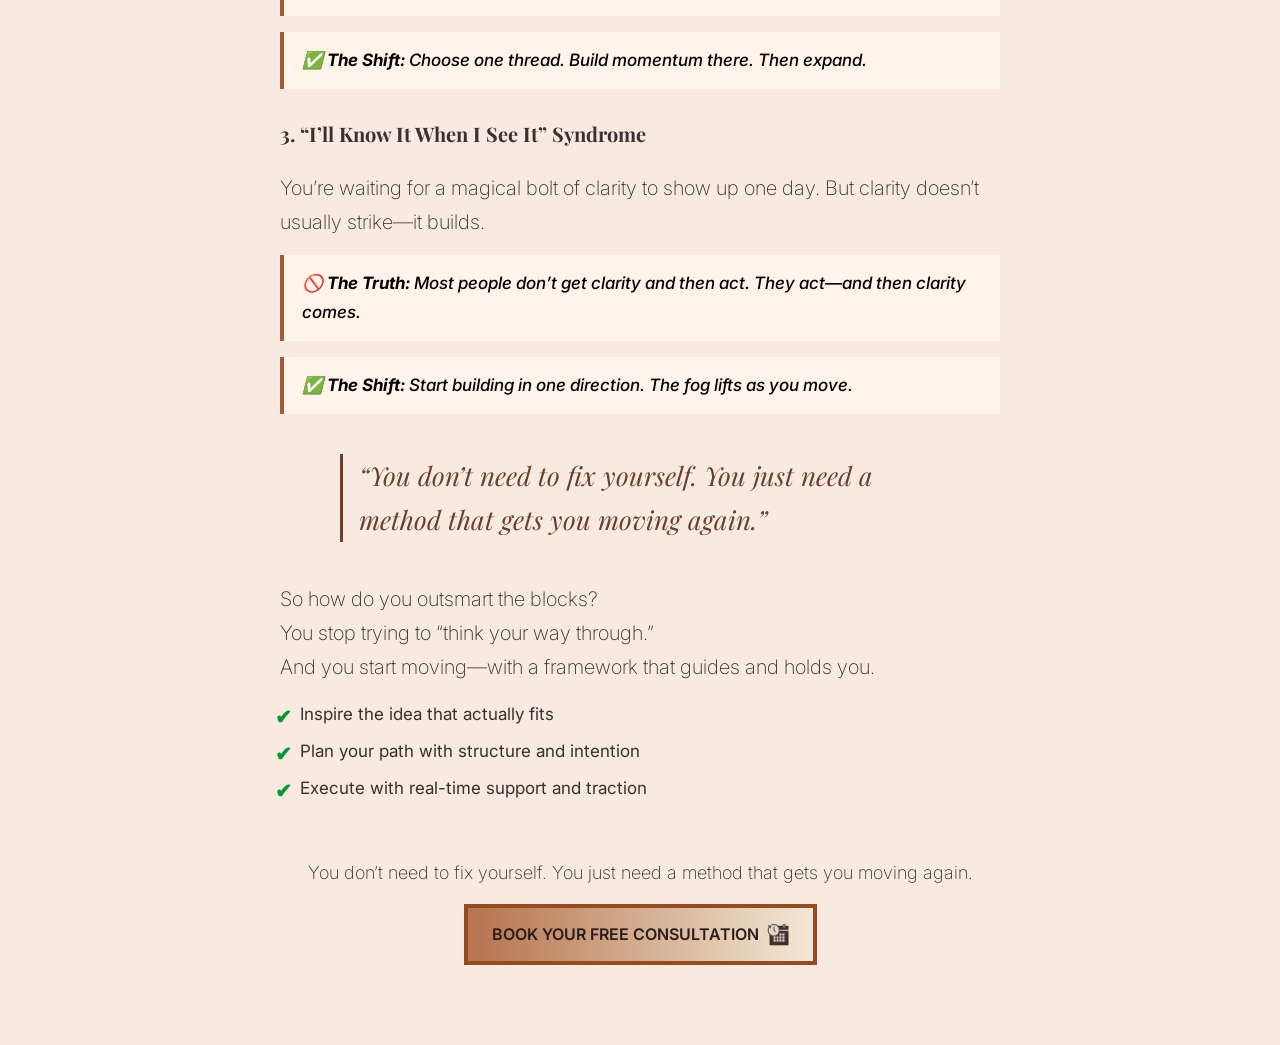
<file: blog-detail1.html>
<!DOCTYPE html>
<html lang="en">
	<head>
		<meta charset="UTF-8" />
		<meta name="viewport" content="width=device-width, initial-scale=1.0" />
		<title>Dena Blog – The 3 Invisible Blocks That Kill Great Ideas</title>

		<!-- Shared site styles -->
		<link rel="stylesheet" href="style.css" />
		<link rel="stylesheet" href="blog.css" />
		<link rel="stylesheet" href="blog-detail.css" />

		<!-- Fonts -->
		<link
			href="https://fonts.googleapis.com/css2?family=Playfair+Display:wght@400;500;700&family=Inter:wght@300;400;600&display=swap"
			rel="stylesheet"
		/>
	</head>
	<body class="blog-page">
		<!-- 🔥 Scroll Progress Bar -->
		<div id="progress-bar"></div>

		<!-- ===== NAVBAR ===== -->
		<header>
			<div id="header-placeholder"></div>
		</header>

		<!-- ===== BLOG CONTENT ===== -->
		<article class="blog-detail">
			<!-- Back link -->
			<div class="back-link">
				<a href="blog.html">← Back To Blog</a>
			</div>

			<!-- Post Header -->
			<header class="post-header fade-in">
				<span class="post-category inspire">Inspire</span>
				<h1>The 3 Invisible Blocks That Kill Great Ideas</h1>
				<h2>
					From perfectionism to overwhelm—why you keep circling instead of
					building, and what to do instead.
				</h2>
				<p class="post-date">September 5, 2024</p>
			</header>

			<!-- Hero Image -->
			<div class="post-image fade-in">
				<img src="images/blog/BlogImage2.png" alt="Blog main image" />
			</div>

			<!-- ✨ INTRO BANNER -->
			<section class="intro-banner fade-in">
				<h2 class="intro-headline">The 3 most common blocks I see?</h2>
				<p class="intro-subline">
					And how to outsmart them—so you stop spinning, and start building.
				</p>
			</section>

			<!-- ✏️ BLOG BODY -->
			<div class="post-content">
				<!-- BLOCK 1 -->
				<h3 class="fade-in">1. Perfectionism in Planner’s Clothing</h3>
				<p>
					You say you’re “just getting organized” or “waiting until it’s fully
					ready.” But deep down? You’re stalling. You’re so afraid of doing it
					wrong, you’d rather not do it yet at all.
				</p>
				<p class="highlight">
					🚫 <strong>The Truth:</strong> Progress doesn’t come from polish—it
					comes from starting.
				</p>
				<p class="highlight">
					✅ <strong>The Shift:</strong> Let the first version be messy. Done >
					perfect.
				</p>

				<!-- BLOCK 2 -->
				<h3 class="fade-in">2. Overwhelm Masquerading as Multi-Passionate</h3>
				<p>
					You’ve got 12 tabs open and 8 notebooks full of notes. Every idea
					feels exciting. But none of them are moving.
				</p>
				<p class="highlight">
					🚫 <strong>The Truth:</strong> You’re not “multi-passionate.” You’re
					unprioritized.
				</p>
				<p class="highlight">
					✅ <strong>The Shift:</strong> Choose one thread. Build momentum
					there. Then expand.
				</p>

				<!-- BLOCK 3 -->
				<h3 class="fade-in">3. “I’ll Know It When I See It” Syndrome</h3>
				<p>
					You’re waiting for a magical bolt of clarity to show up one day. But
					clarity doesn’t usually strike—it builds.
				</p>
				<p class="highlight">
					🚫 <strong>The Truth:</strong> Most people don’t get clarity and then
					act. They act—and then clarity comes.
				</p>
				<p class="highlight">
					✅ <strong>The Shift:</strong> Start building in one direction. The
					fog lifts as you move.
				</p>

				<!-- OUTRO SECTION -->
				<aside class="pull-quote fade-in">
					“You don’t need to fix yourself. You just need a method that gets you
					moving again.”
				</aside>

				<p>
					So how do you outsmart the blocks? <br />
					You stop trying to “think your way through.” <br />
					And you start moving—with a framework that guides and holds you.
				</p>

				<ul class="checklist fade-in">
					<li>Inspire the idea that actually fits</li>
					<li>Plan your path with structure and intention</li>
					<li>Execute with real-time support and traction</li>
				</ul>
			</div>

			<!-- ✨ CTA -->
			<div class="blog-cta fade-in">
				<p>
					You don’t need to fix yourself. You just need a method that gets you
					moving again.
				</p>
				<a
					class="btn-consultation method-btn method-btn-primary"
					href="https://outlook.office.com/book/TheLancerMethod1@thelancermethod.com/"
				>
					BOOK YOUR FREE CONSULTATION
					<img src="images/mainImages/Schedule.png" alt="Schedule Icon" />
				</a>
			</div>
		</article>

		<script src="load-footer.js"></script>

		<!-- JS -->
		<script src="blog.js"></script>
		<script src="load-header.js"></script>
		<script src="load-footer.js"></script>
	</body>
</html>
</file>
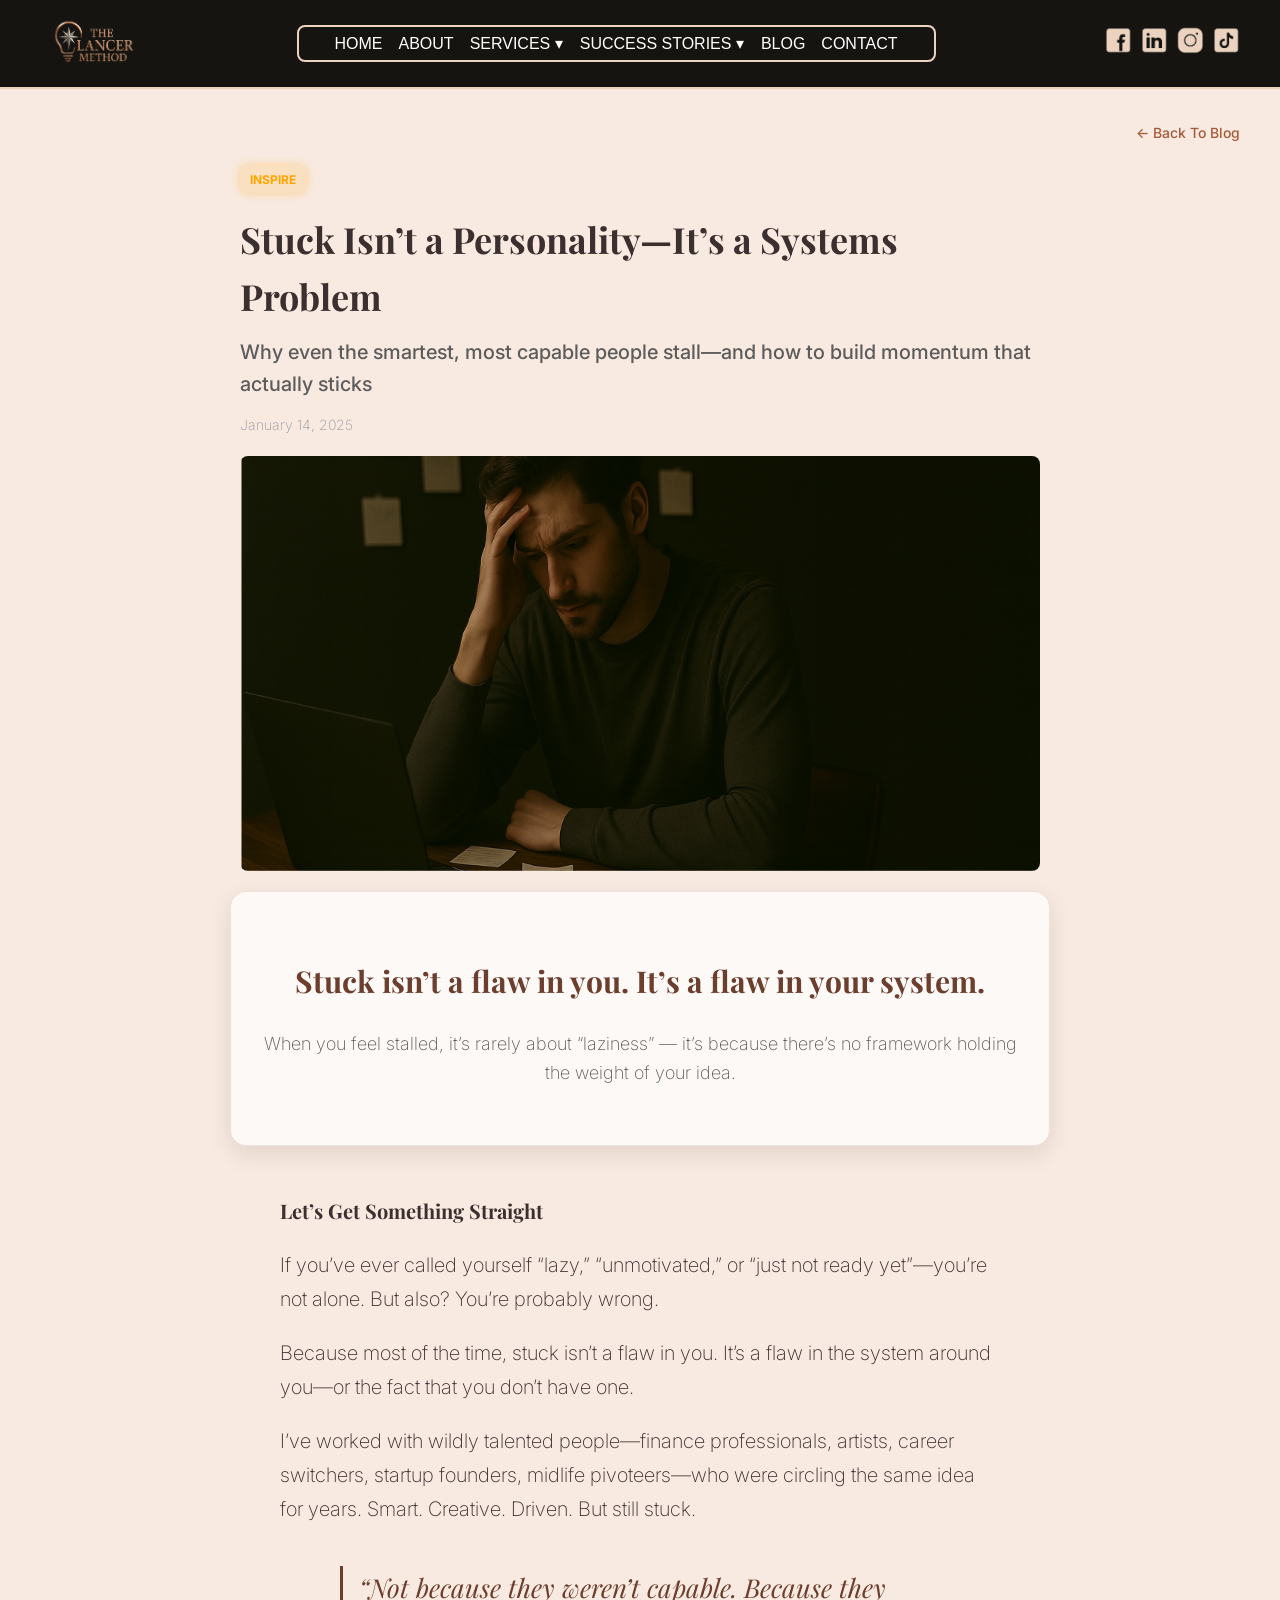
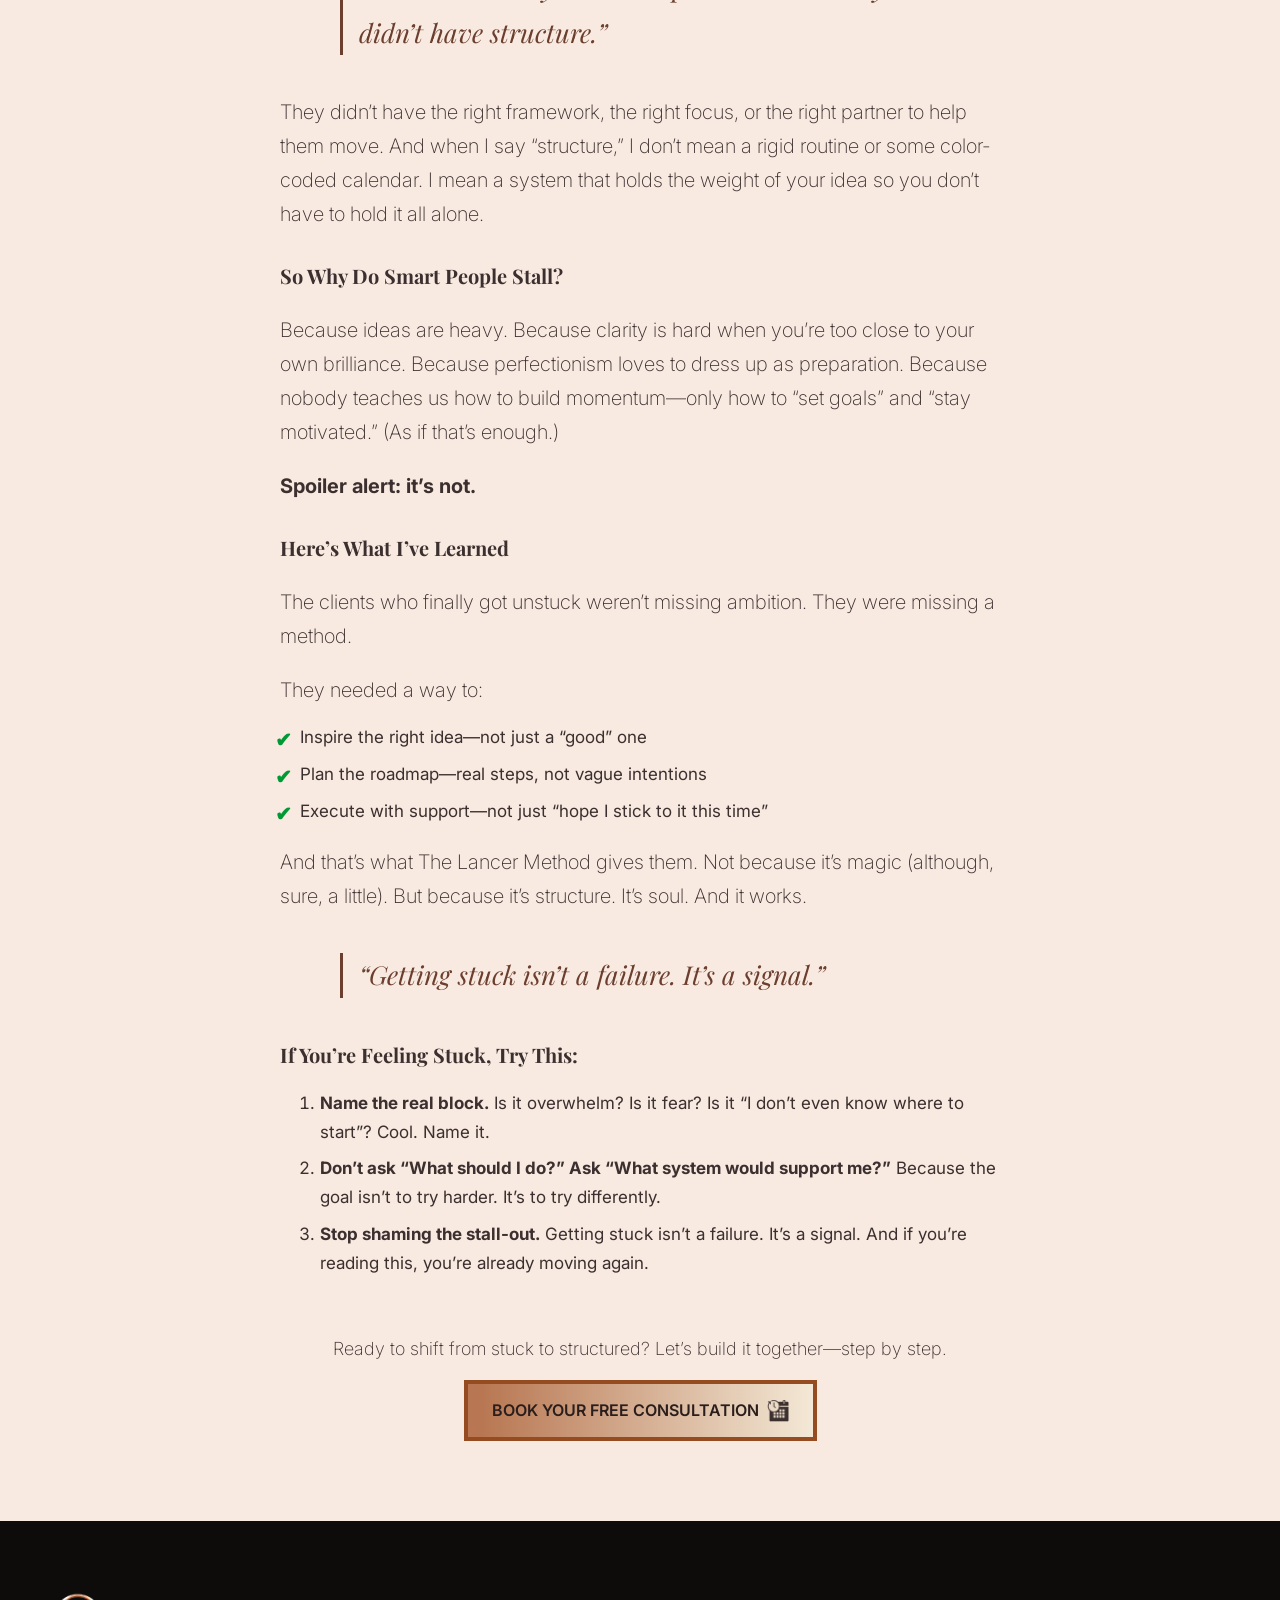
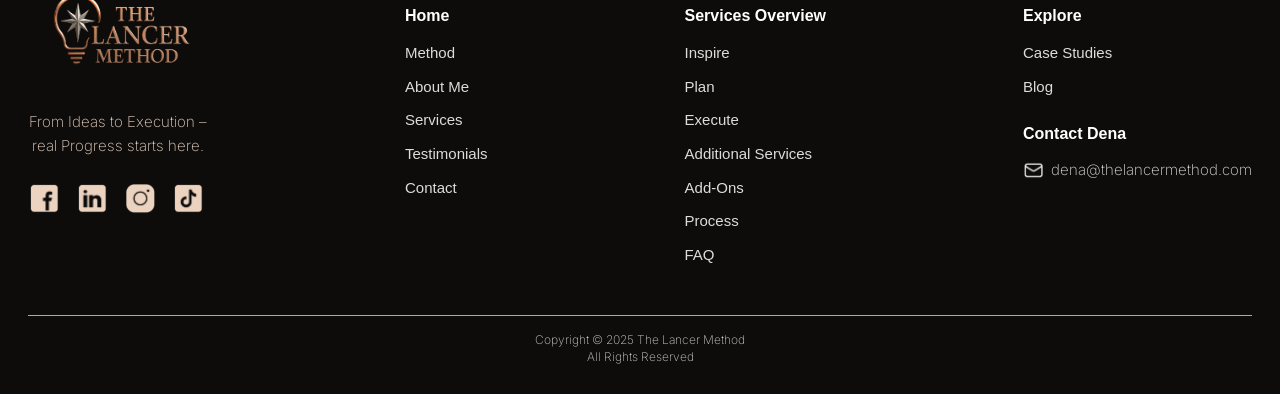
<file: blog-detail2.html>
<!DOCTYPE html>
<html lang="en">
	<head>
		<meta charset="UTF-8" />
		<meta name="viewport" content="width=device-width, initial-scale=1.0" />
		<title>Dena Blog – Stuck Isn’t a Personality—It’s a Systems Problem</title>

		<!-- Shared site styles -->
		<link rel="stylesheet" href="style.css" />
		<link rel="stylesheet" href="blog.css" />
		<link rel="stylesheet" href="blog-detail.css" />

		<!-- Fonts -->
		<link
			href="https://fonts.googleapis.com/css2?family=Playfair+Display:wght@400;500;700&family=Inter:wght@300;400;600&display=swap"
			rel="stylesheet"
		/>
	</head>

	<body class="blog-page">
		<!-- 🔥 Scroll Progress Bar -->
		<div id="progress-bar"></div>

		<!-- ===== NAVBAR ===== -->
		<header>
			<div id="header-placeholder"></div>
		</header>

		<!-- ===== BLOG CONTENT ===== -->
		<article class="blog-detail">
			<!-- Back link -->
			<div class="back-link">
				<a href="blog.html">← Back To Blog</a>
			</div>

			<!-- Post Header -->
			<header class="post-header fade-in">
				<span class="post-category inspire">Inspire</span>
				<h1>Stuck Isn’t a Personality—It’s a Systems Problem</h1>
				<h2>
					Why even the smartest, most capable people stall—and how to build
					momentum that actually sticks
				</h2>
				<p class="post-date">January 14, 2025</p>
			</header>

			<!-- Hero Image -->
			<div class="post-image fade-in">
				<img src="images/blog/BlogImage3.png" alt="Blog main image" />
			</div>

			<!-- ✨ INTRO BANNER -->
			<section class="intro-banner fade-in">
				<h2 class="intro-headline">
					Stuck isn’t a flaw in you. It’s a flaw in your system.
				</h2>
				<p class="intro-subline">
					When you feel stalled, it’s rarely about “laziness” — it’s because
					there’s no framework holding the weight of your idea.
				</p>
			</section>

			<!-- ✏️ BLOG BODY -->
			<div class="post-content">
				<h3 class="fade-in">Let’s Get Something Straight</h3>
				<p>
					If you’ve ever called yourself “lazy,” “unmotivated,” or “just not
					ready yet”—you’re not alone. But also? You’re probably wrong.
				</p>
				<p>
					Because most of the time, stuck isn’t a flaw in you. It’s a flaw in
					the system around you—or the fact that you don’t have one.
				</p>

				<p>
					I’ve worked with wildly talented people—finance professionals,
					artists, career switchers, startup founders, midlife pivoteers—who
					were circling the same idea for years. Smart. Creative. Driven. But
					still stuck.
				</p>

				<aside class="pull-quote fade-in">
					“Not because they weren’t capable. Because they didn’t have
					structure.”
				</aside>

				<p>
					They didn’t have the right framework, the right focus, or the right
					partner to help them move. And when I say “structure,” I don’t mean a
					rigid routine or some color-coded calendar. I mean a system that holds
					the weight of your idea so you don’t have to hold it all alone.
				</p>

				<h3 class="fade-in">So Why Do Smart People Stall?</h3>
				<p>
					Because ideas are heavy. Because clarity is hard when you’re too close
					to your own brilliance. Because perfectionism loves to dress up as
					preparation. Because nobody teaches us how to build momentum—only how
					to “set goals” and “stay motivated.” (As if that’s enough.)
				</p>

				<p><strong>Spoiler alert: it’s not.</strong></p>

				<h3 class="fade-in">Here’s What I’ve Learned</h3>
				<p>
					The clients who finally got unstuck weren’t missing ambition. They
					were missing a method.
				</p>

				<p>They needed a way to:</p>
				<ul class="checklist">
					<li>Inspire the right idea—not just a “good” one</li>
					<li>Plan the roadmap—real steps, not vague intentions</li>
					<li>Execute with support—not just “hope I stick to it this time”</li>
				</ul>

				<p>
					And that’s what The Lancer Method gives them. Not because it’s magic
					(although, sure, a little). But because it’s structure. It’s soul. And
					it works.
				</p>

				<aside class="pull-quote fade-in">
					“Getting stuck isn’t a failure. It’s a signal.”
				</aside>

				<h3 class="fade-in">If You’re Feeling Stuck, Try This:</h3>
				<ol>
					<li>
						<strong>Name the real block.</strong> Is it overwhelm? Is it fear?
						Is it “I don’t even know where to start”? Cool. Name it.
					</li>
					<li>
						<strong
							>Don’t ask “What should I do?” Ask “What system would support
							me?”</strong
						>
						Because the goal isn’t to try harder. It’s to try differently.
					</li>
					<li>
						<strong>Stop shaming the stall-out.</strong> Getting stuck isn’t a
						failure. It’s a signal. And if you’re reading this, you’re already
						moving again.
					</li>
				</ol>
			</div>

			<!-- ✨ CTA -->
			<div class="blog-cta fade-in">
				<p>
					Ready to shift from stuck to structured? Let’s build it together—step
					by step.
				</p>
				<a
					class="btn-consultation method-btn method-btn-primary"
					href="https://outlook.office.com/book/TheLancerMethod1@thelancermethod.com/"
				>
					BOOK YOUR FREE CONSULTATION
					<img src="images/mainImages/Schedule.png" alt="Schedule Icon" />
				</a>
			</div>
		</article>

		<!-- ===== FOOTER PLACEHOLDER ===== -->
		<div id="footer-placeholder"></div>

		<!-- JS -->
		<script src="blog.js"></script>
		<script src="load-header.js"></script>
		<script src="load-footer.js"></script>
	</body>
</html>
</file>
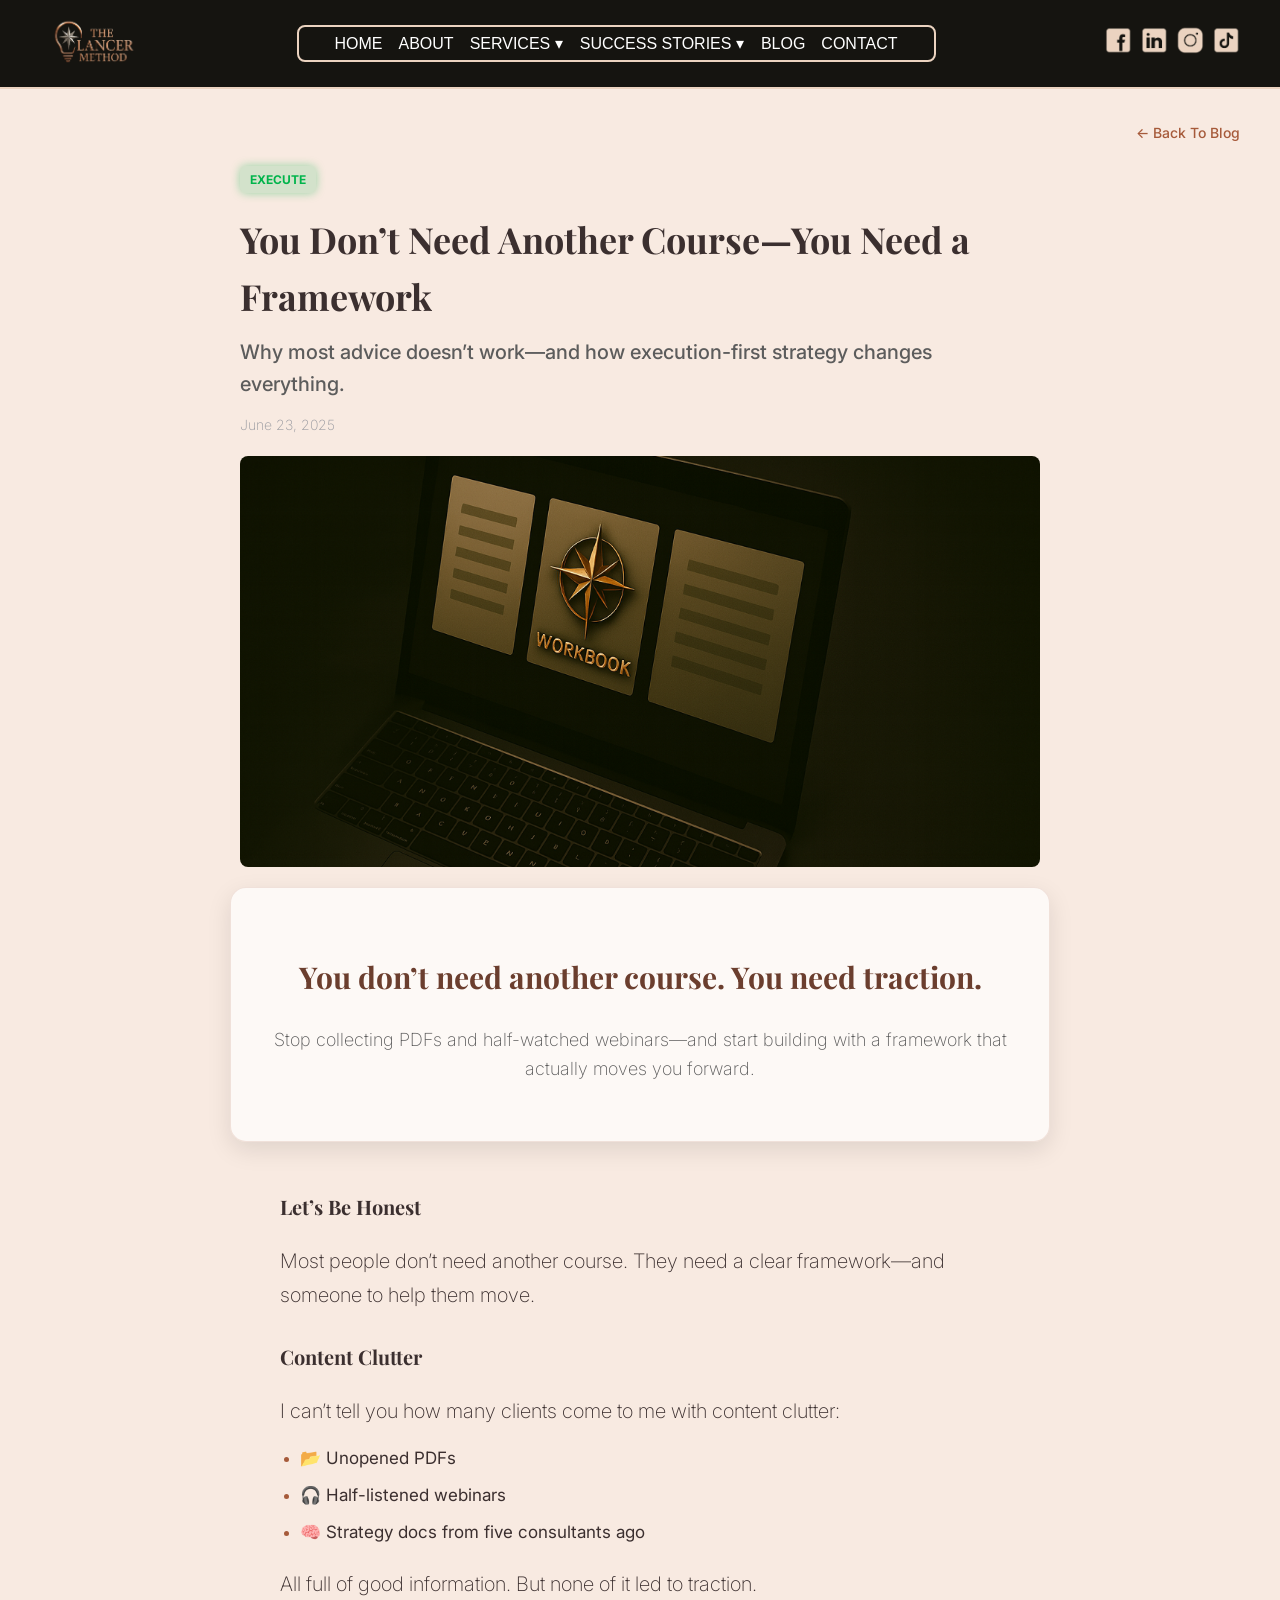
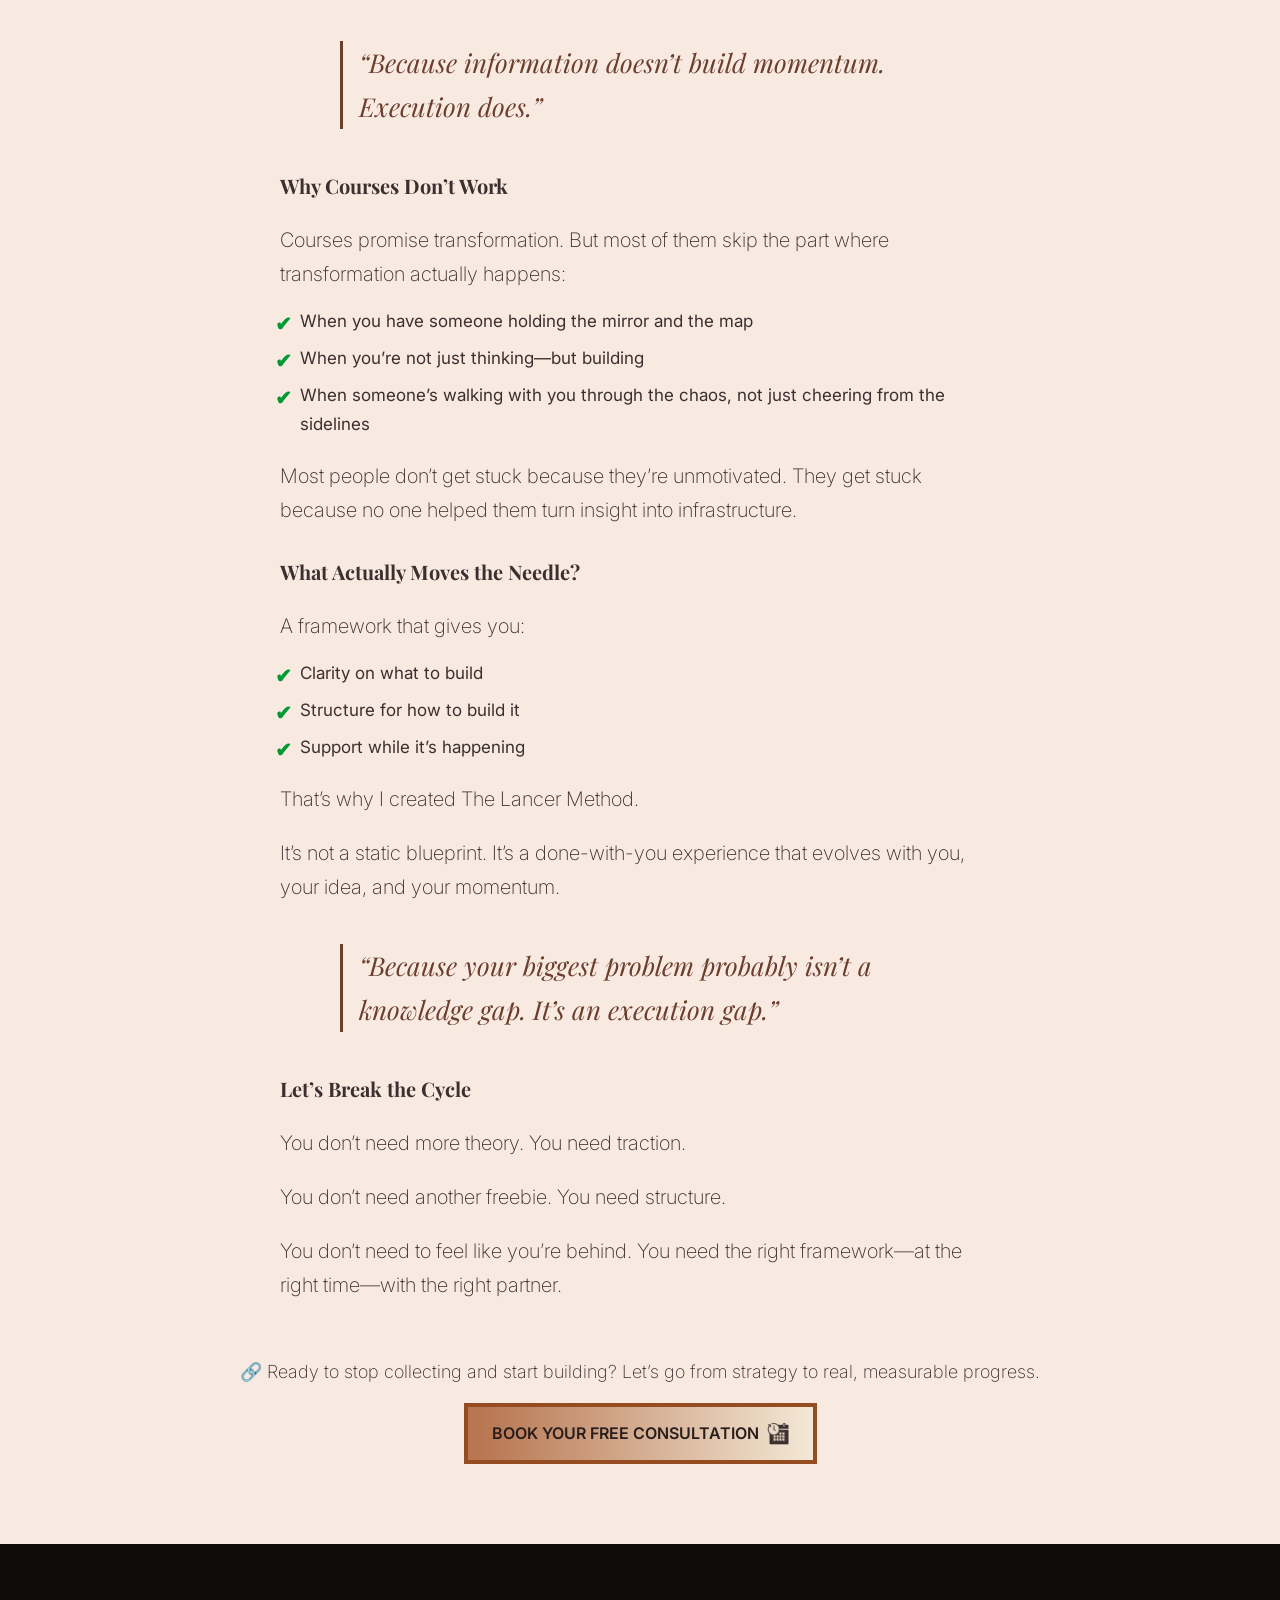
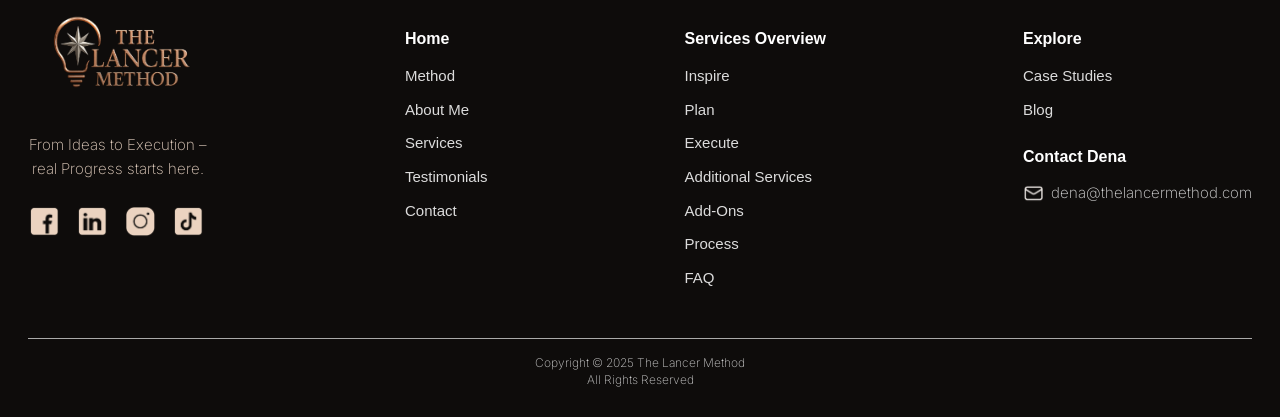
<file: blog-detail3.html>
<!DOCTYPE html>
<html lang="en">
	<head>
		<meta charset="UTF-8" />
		<meta name="viewport" content="width=device-width, initial-scale=1.0" />
		<title>
			Dena Blog – You Don’t Need Another Course—You Need a Framework
		</title>

		<!-- Shared site styles -->
		<link rel="stylesheet" href="style.css" />
		<link rel="stylesheet" href="blog.css" />
		<link rel="stylesheet" href="blog-detail.css" />

		<!-- Fonts -->
		<link
			href="https://fonts.googleapis.com/css2?family=Playfair+Display:wght@400;500;700&family=Inter:wght@300;400;600&display=swap"
			rel="stylesheet"
		/>
	</head>

	<body class="blog-page">
		<!-- 🔥 Scroll Progress Bar -->
		<div id="progress-bar"></div>

		<!-- ===== NAVBAR ===== -->
		<header>
			<div id="header-placeholder"></div>
		</header>

		<!-- ===== BLOG CONTENT ===== -->
		<article class="blog-detail">
			<!-- Back link -->
			<div class="back-link">
				<a href="blog.html">← Back To Blog</a>
			</div>

			<!-- Post Header -->
			<header class="post-header fade-in">
				<span class="post-category execute">Execute</span>
				<h1>You Don’t Need Another Course—You Need a Framework</h1>
				<h2>
					Why most advice doesn’t work—and how execution-first strategy changes
					everything.
				</h2>
				<p class="post-date">June 23, 2025</p>
			</header>

			<!-- Hero Image -->
			<div class="post-image fade-in">
				<img src="images/blog/BlogImage4.png" alt="Blog main image" />
			</div>

			<!-- ✨ INTRO BANNER -->
			<section class="intro-banner fade-in">
				<h2 class="intro-headline">
					You don’t need another course. You need traction.
				</h2>
				<p class="intro-subline">
					Stop collecting PDFs and half-watched webinars—and start building with
					a framework that actually moves you forward.
				</p>
			</section>

			<!-- ✏️ BLOG BODY -->
			<div class="post-content">
				<h3 class="fade-in">Let’s Be Honest</h3>
				<p>
					Most people don’t need another course. They need a clear framework—and
					someone to help them move.
				</p>

				<h3 class="fade-in">Content Clutter</h3>
				<p>
					I can’t tell you how many clients come to me with content clutter:
				</p>
				<ul class="emoji-list">
					<li>📂 Unopened PDFs</li>
					<li>🎧 Half-listened webinars</li>
					<li>🧠 Strategy docs from five consultants ago</li>
				</ul>
				<p>All full of good information. But none of it led to traction.</p>

				<aside class="pull-quote fade-in">
					“Because information doesn’t build momentum. Execution does.”
				</aside>

				<h3 class="fade-in">Why Courses Don’t Work</h3>
				<p>
					Courses promise transformation. But most of them skip the part where
					transformation actually happens:
				</p>
				<ul class="checklist">
					<li>When you have someone holding the mirror and the map</li>
					<li>When you’re not just thinking—but building</li>
					<li>
						When someone’s walking with you through the chaos, not just cheering
						from the sidelines
					</li>
				</ul>

				<p>
					Most people don’t get stuck because they’re unmotivated. They get
					stuck because no one helped them turn insight into infrastructure.
				</p>

				<h3 class="fade-in">What Actually Moves the Needle?</h3>
				<p>A framework that gives you:</p>
				<ul class="checklist">
					<li>Clarity on what to build</li>
					<li>Structure for how to build it</li>
					<li>Support while it’s happening</li>
				</ul>

				<p>That’s why I created The Lancer Method.</p>
				<p>
					It’s not a static blueprint. It’s a done-with-you experience that
					evolves with you, your idea, and your momentum.
				</p>

				<aside class="pull-quote fade-in">
					“Because your biggest problem probably isn’t a knowledge gap. It’s an
					execution gap.”
				</aside>

				<h3 class="fade-in">Let’s Break the Cycle</h3>
				<p>You don’t need more theory. You need traction.</p>
				<p>You don’t need another freebie. You need structure.</p>
				<p>
					You don’t need to feel like you’re behind. You need the right
					framework—at the right time—with the right partner.
				</p>
			</div>

			<!-- ✨ CTA -->
			<div class="blog-cta fade-in">
				<p>
					🔗 Ready to stop collecting and start building? Let’s go from strategy
					to real, measurable progress.
				</p>
				<a
					class="btn-consultation method-btn method-btn-primary"
					href="https://outlook.office.com/book/TheLancerMethod1@thelancermethod.com/"
				>
					BOOK YOUR FREE CONSULTATION
					<img src="images/mainImages/Schedule.png" alt="Schedule Icon" />
				</a>
			</div>
		</article>

		<!-- ===== FOOTER PLACEHOLDER ===== -->
		<div id="footer-placeholder"></div>

		<!-- JS -->
		<script src="blog.js"></script>
		<script src="load-header.js"></script>
		<script src="load-footer.js"></script>
	</body>
</html>
</file>
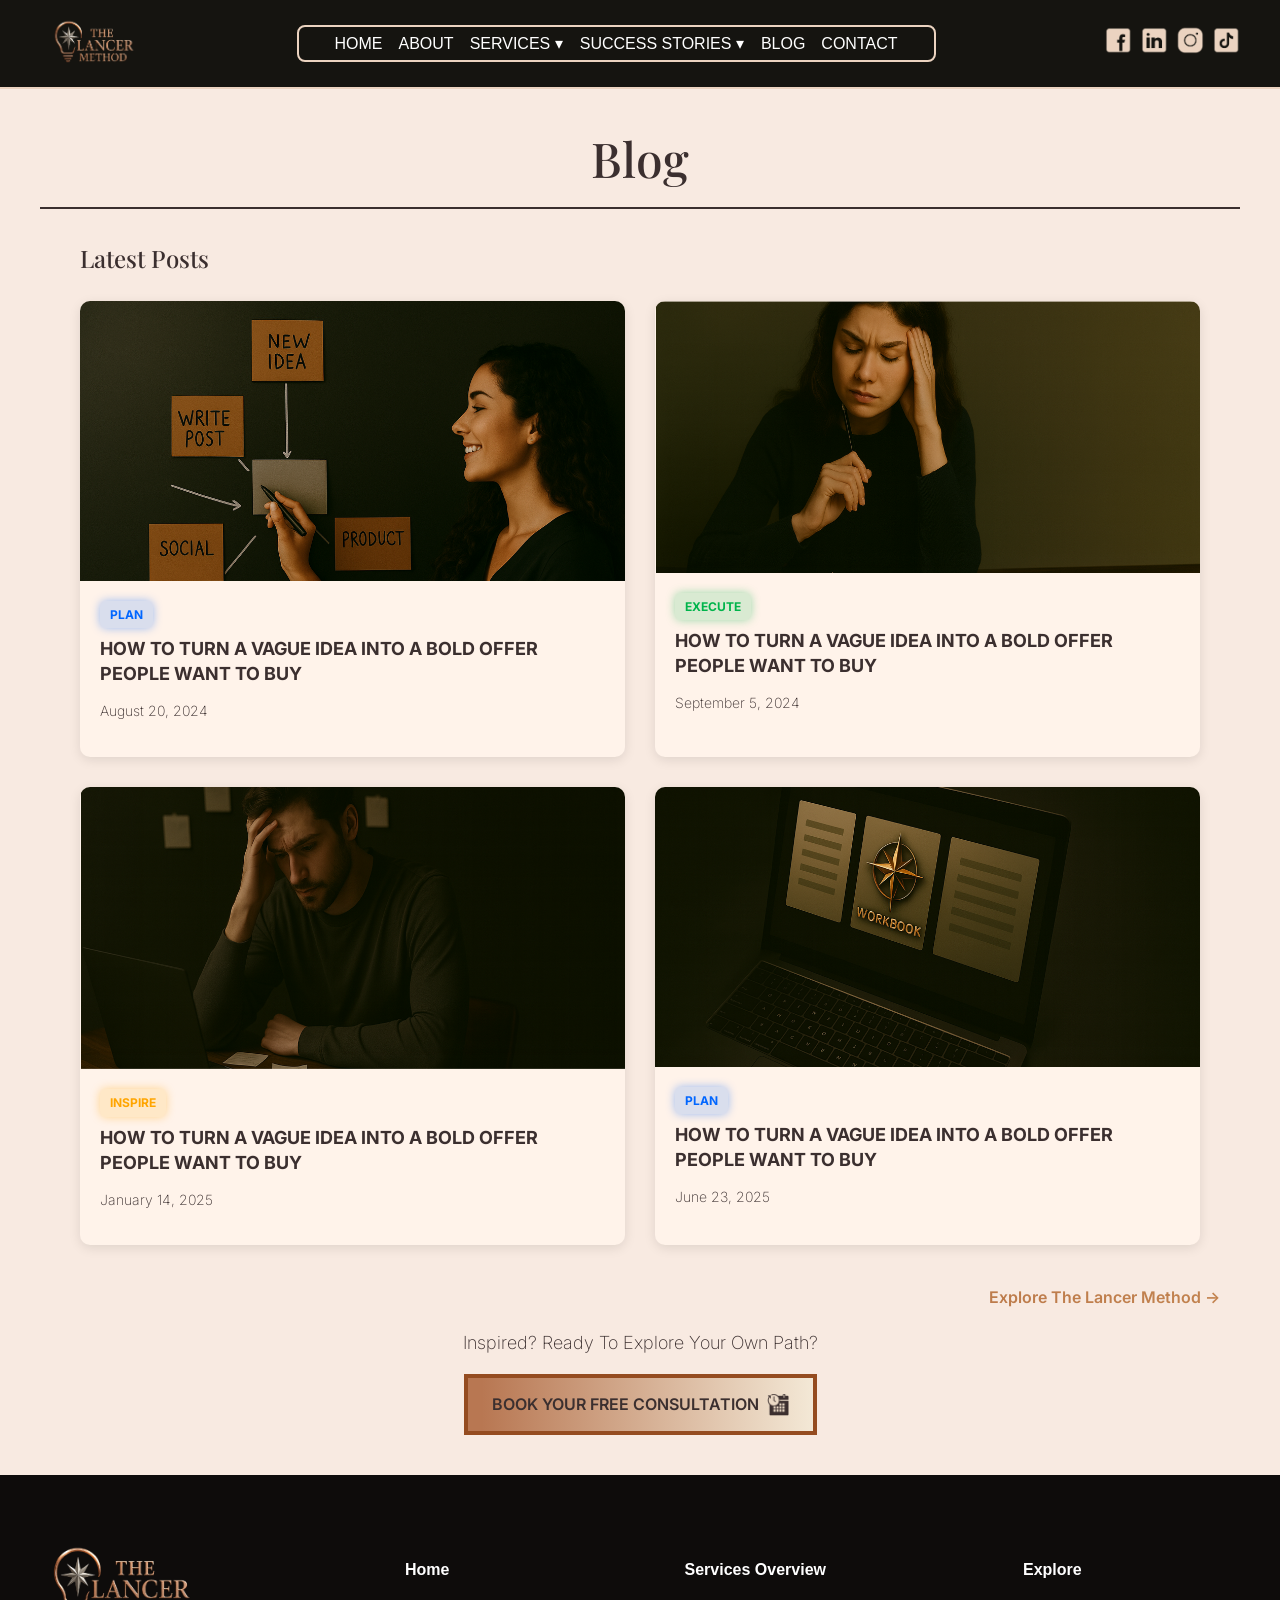
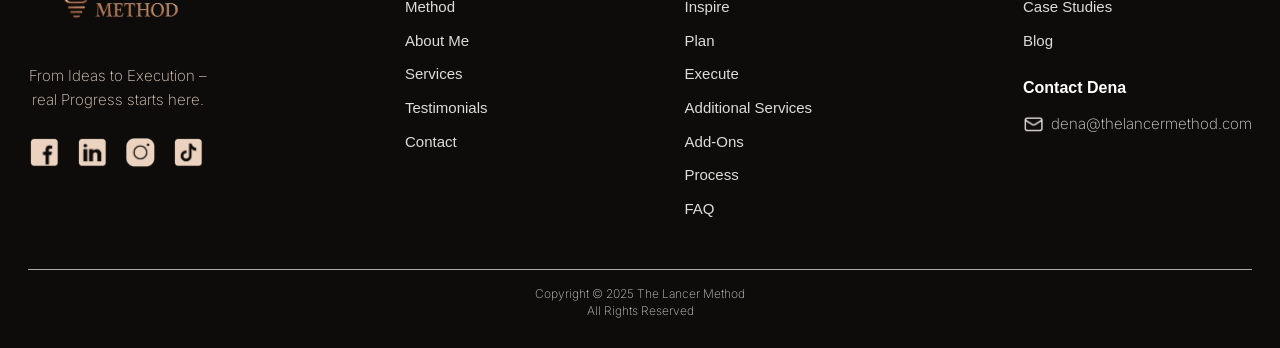
<file: blog.html>
<!DOCTYPE html>
<html lang="en">
	<head>
		<meta charset="UTF-8" />
		<meta name="viewport" content="width=device-width, initial-scale=1.0" />
		<title>Dena Blog – The Lancer Method</title>

		<!-- Blog-specific and site-wide styles -->
		<link rel="stylesheet" href="blog.css" />
		<link rel="stylesheet" href="style.css" />

		<!-- Fonts -->
		<link
			href="https://fonts.googleapis.com/css2?family=Playfair+Display:wght@400;500;700&family=Inter:wght@300;400;600&display=swap"
			rel="stylesheet"
		/>

		<!-- Favicons -->
		<link rel="icon" type="image/x-icon" href="images/favicon/favicon.ico" />
		<link
			rel="apple-touch-icon"
			sizes="180x180"
			href="images/favicon/apple-touch-icon.png"
		/>
		<link rel="manifest" href="images/favicon/site.webmanifest" />
	</head>

	<body class="blog-page">
		<!-- =====MARK: NAVBAR ===== -->
		<header>
			<div id="progress-bar"></div>
			<!-- HEADER PLACEHOLDER -->
			<div id="header-placeholder"></div>
		</header>

		<!-- ===== MARK: BLOG CONTENT WRAPPER ===== -->
		<main class="blog-content">
			<!-- BLOG HEADER -->
			<section class="blog-header">
				<h1>Blog</h1>
				<div class="header-line"></div>
			</section>

			<!-- BLOG POSTS -->
			<section class="blog-posts">
				<h3>Latest Posts</h3>
				<div class="blog-grid">
					<!-- BLOG CARD -->
					<div class="blog-card">
						<a href="blog-detail.html">
							<img src="images/blog/BlogImage1.png" alt="Post Image" />
							<div class="post-content">
								<span class="post-category plan">Plan</span>
								<h4>
									HOW TO TURN A VAGUE IDEA INTO A BOLD OFFER PEOPLE WANT TO BUY
								</h4>
								<p class="post-date">August 20, 2024</p>
							</div>
						</a>
					</div>

					<!-- Duplicate more blog cards as needed -->
					<div class="blog-card">
						<a href="blog-detail1.html">
							<img src="images/blog/BlogImage2.png" alt="Post Image" />
							<div class="post-content">
								<span class="post-category execute">Execute</span>
								<h4>
									HOW TO TURN A VAGUE IDEA INTO A BOLD OFFER PEOPLE WANT TO BUY
								</h4>
								<p class="post-date">September 5, 2024</p>
							</div>
						</a>
					</div>

					<div class="blog-card">
						<a href="blog-detail2.html">
							<img src="images/blog/BlogImage3.png" alt="Post Image" />
							<div class="post-content">
								<span class="post-category inspire">Inspire</span>
								<h4>
									HOW TO TURN A VAGUE IDEA INTO A BOLD OFFER PEOPLE WANT TO BUY
								</h4>
								<p class="post-date">January 14, 2025</p>
							</div>
						</a>
					</div>

					<div class="blog-card">
						<a href="blog-detail3.html">
							<img src="images/blog/BlogImage4.png" alt="Post Image" />
							<div class="post-content">
								<span class="post-category plan">Plan</span>
								<h4>
									HOW TO TURN A VAGUE IDEA INTO A BOLD OFFER PEOPLE WANT TO BUY
								</h4>
								<p class="post-date">June 23, 2025</p>
							</div>
						</a>
					</div>
				</div>
			</section>

			<!-- CALL TO ACTION -->
			<div class="blog-cta">
				<a href="services.html" class="explore-link"
					>Explore The Lancer Method →</a
				>
				<p>Inspired? Ready To Explore Your Own Path?</p>
				<a
					class="btn-consultation method-btn method-btn-primary"
					href="https://outlook.office.com/book/TheLancerMethod1@thelancermethod.com/?ismsaljsauthenabled=true"
				>
					BOOK YOUR FREE CONSULTATION
					<img src="images/mainImages/Schedule.png" alt="Schedule Icon" />
				</a>
			</div>
		</main>

		<!-- ===== FOOTER PLACEHOLDER ===== -->
		<div id="footer-placeholder"></div>

		<script src="blog.js"></script>
		<script src="script.js"></script>
		<script src="load-header.js"></script>
		<script src="load-footer.js"></script>
	</body>
</html>
</file>
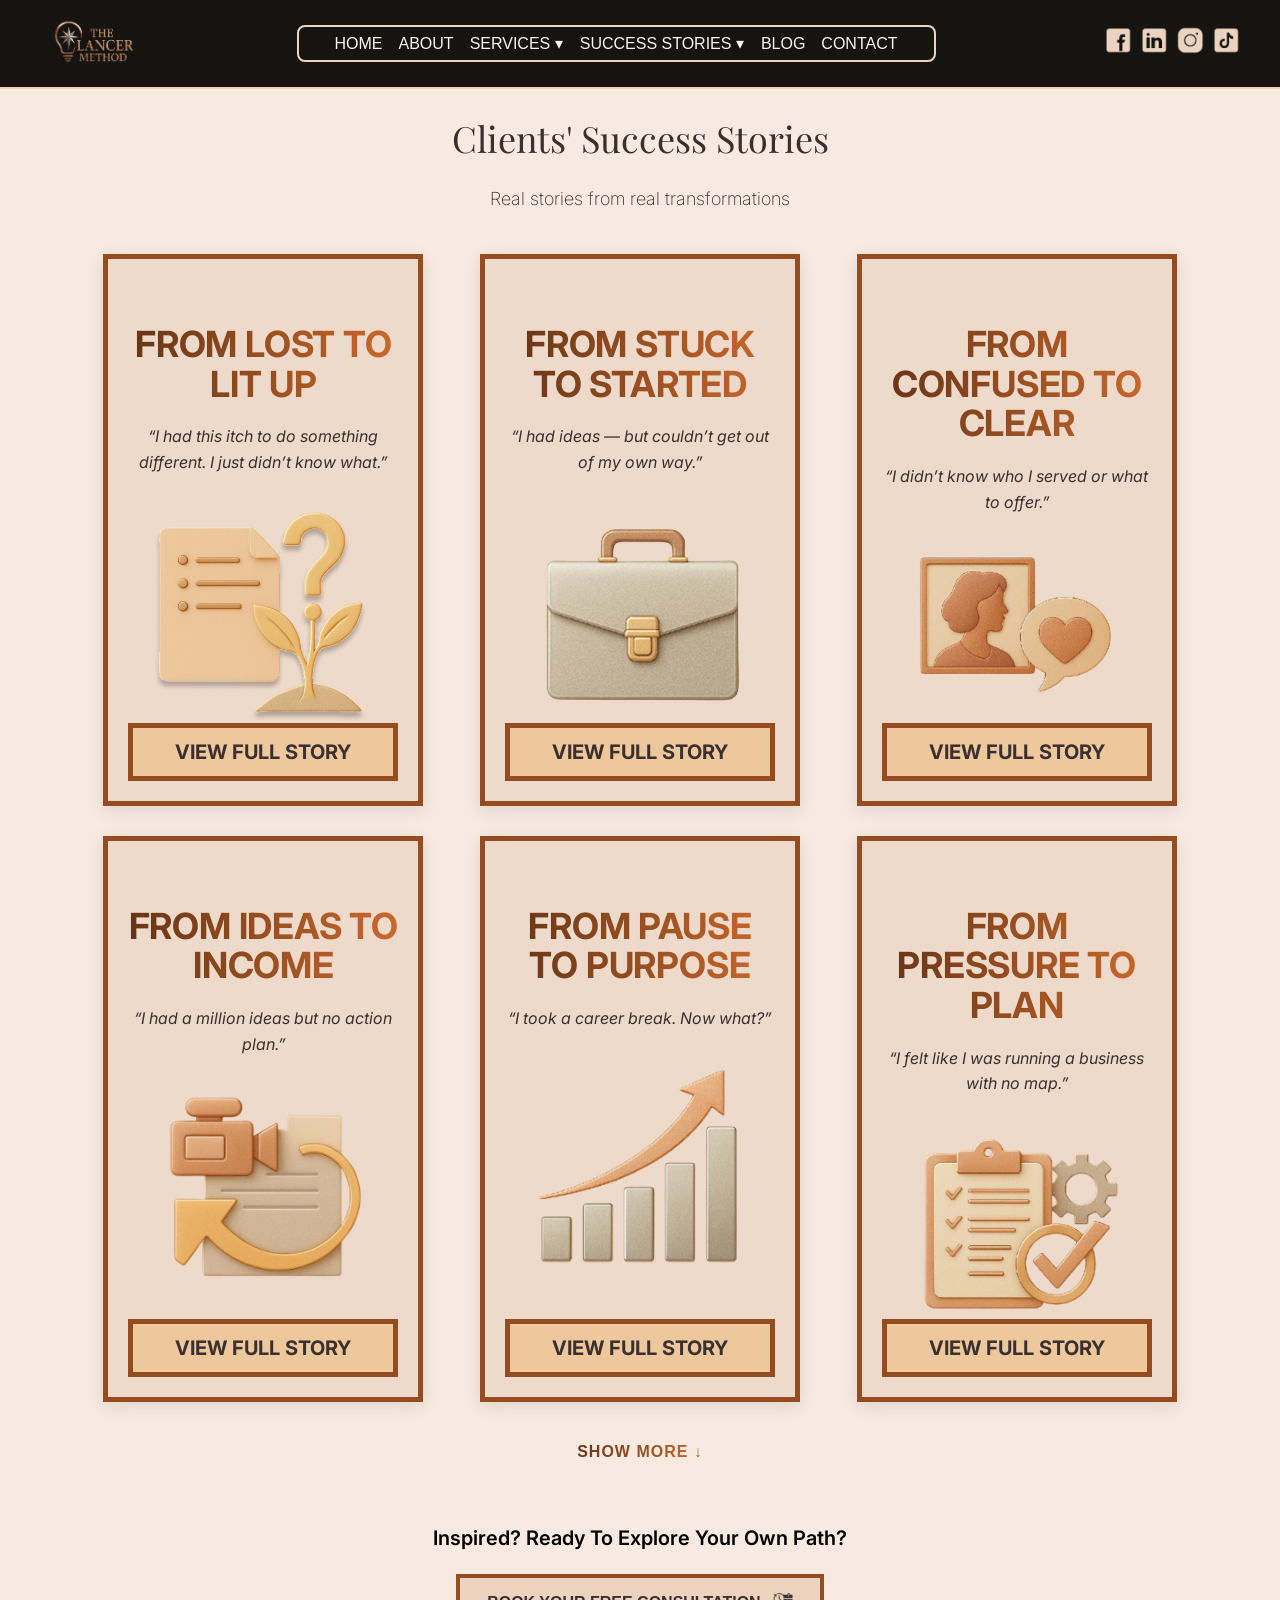
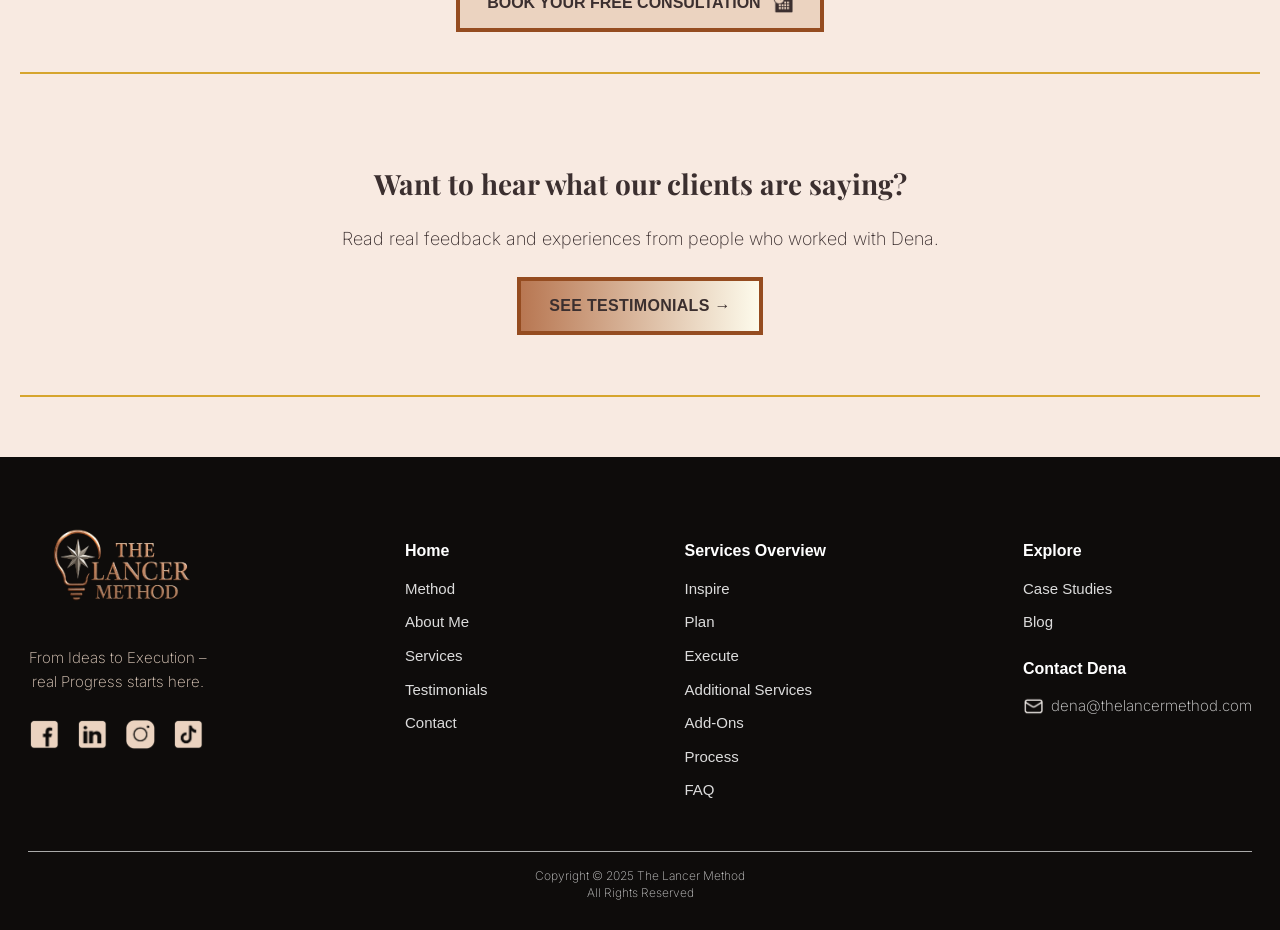
<file: caseStudy.html>
<!DOCTYPE html>
<html lang="en">
	<head>
		<meta charset="UTF-8" />
		<meta name="viewport" content="width=device-width, initial-scale=1.0" />
		<title>Clients' Succsess Stories – The Lancer Method</title>
		<link rel="stylesheet" href="caseStudy.css" />
		<link rel="stylesheet" href="style.css" />
		<link
			href="https://fonts.googleapis.com/css2?family=Playfair+Display:wght@400;500;700&family=Inter:wght@300;400;600&display=swap"
			rel="stylesheet"
		/>
	</head>
	<body>
		<header>
			<!-- HEADER PLACEHOLDER -->
			<div id="header-placeholder"></div>
		</header>

		<section class="case-studies-section">
			<h1 class="case-title">Clients' Success Stories</h1>
			<p class="section-subtext">Real stories from real transformations</p>

			<div class="cards-grid">
				<!-- ✅ 6 visible cards -->
				<div class="case-card" data-id="1">
					<div class="card-content">
						<h3>FROM <span>LOST</span> TO LIT UP</h3>
						<blockquote>
							“I had this itch to do something different. I just didn’t know
							what.”
						</blockquote>
						<img src="images/caseStudy/CaseStudy1.png" alt="Case Icon" />
					</div>
					<button class="btn-read">VIEW FULL STORY</button>
				</div>

				<div class="case-card" data-id="2">
					<div class="card-content">
						<h3>FROM <span>STUCK</span> TO STARTED</h3>
						<blockquote>
							“I had ideas — but couldn’t get out of my own way.”
						</blockquote>
						<img src="images/caseStudy/CaseStudy2.png" alt="Case Icon" />
					</div>
					<button class="btn-read">VIEW FULL STORY</button>
				</div>

				<div class="case-card" data-id="3">
					<div class="card-content">
						<h3>FROM <span>CONFUSED</span> TO CLEAR</h3>
						<blockquote>
							“I didn’t know who I served or what to offer.”
						</blockquote>
						<img src="images/caseStudy/CaseStudy3.png" alt="Case Icon" />
					</div>
					<button class="btn-read">VIEW FULL STORY</button>
				</div>

				<div class="case-card" data-id="4">
					<div class="card-content">
						<h3>FROM <span>IDEAS</span> TO INCOME</h3>
						<blockquote>“I had a million ideas but no action plan.”</blockquote>
						<img src="images/caseStudy/CaseStudy4.png" alt="Case Icon" />
					</div>
					<button class="btn-read">VIEW FULL STORY</button>
				</div>

				<div class="case-card" data-id="5">
					<div class="card-content">
						<h3>FROM <span>PAUSE</span> TO PURPOSE</h3>
						<blockquote>“I took a career break. Now what?”</blockquote>
						<img src="images/caseStudy/CaseStudy5.png" alt="Case Icon" />
					</div>
					<button class="btn-read">VIEW FULL STORY</button>
				</div>

				<div class="case-card" data-id="6">
					<div class="card-content">
						<h3>FROM <span>PRESSURE</span> TO PLAN</h3>
						<blockquote>
							“I felt like I was running a business with no map.”
						</blockquote>
						<img src="images/caseStudy/CaseStudy6.png" alt="Case Icon" />
					</div>
					<button class="btn-read">VIEW FULL STORY</button>
				</div>

				<!-- ✅ 6 hidden cards -->
				<div class="case-card hidden-card" data-id="7">
					<div class="card-content">
						<h3>FROM <span>BURNOUT</span> TO BALANCE</h3>
						<blockquote>
							“I was doing too much, and none of it felt aligned.”
						</blockquote>
						<img src="images/caseStudy/CaseStudy7.png" alt="Case Icon" />
					</div>
					<button class="btn-read">VIEW FULL STORY</button>
				</div>

				<div class="case-card hidden-card" data-id="8">
					<div class="card-content">
						<h3>FROM <span>HUSTLE</span> TO STRATEGY</h3>
						<blockquote>
							“I was working hard but not seeing results.”
						</blockquote>
						<img src="images/caseStudy/CaseStudy8.png" alt="Case Icon" />
					</div>
					<button class="btn-read">VIEW FULL STORY</button>
				</div>

				<div class="case-card hidden-card" data-id="9">
					<div class="card-content">
						<h3>FROM <span>UNCERTAIN</span> TO UNSTOPPABLE</h3>
						<blockquote>“I knew I was meant for more — but what?”</blockquote>
						<img src="images/caseStudy/CaseStudy9.png" alt="Case Icon" />
					</div>
					<button class="btn-read">VIEW FULL STORY</button>
				</div>

				<div class="case-card hidden-card" data-id="10">
					<div class="card-content">
						<h3>FROM <span>SCATTERED</span> TO STRUCTURED</h3>
						<blockquote>
							“My offers were all over the place. Nothing was clear.”
						</blockquote>
						<img src="images/caseStudy/CaseStudy10.png" alt="Case Icon" />
					</div>
					<button class="btn-read">VIEW FULL STORY</button>
				</div>

				<div class="case-card hidden-card" data-id="11">
					<div class="card-content">
						<h3>FROM <span>DIY</span> TO DONE RIGHT</h3>
						<blockquote>
							“I was piecing things together but needed real support.”
						</blockquote>
						<img src="images/caseStudy/CaseStudy11.png" alt="Case Icon" />
					</div>
					<button class="btn-read">VIEW FULL STORY</button>
				</div>

				<div class="case-card hidden-card" data-id="12">
					<div class="card-content">
						<h3>FROM <span>WAITING</span> TO TAKING ACTION</h3>
						<blockquote>
							“I kept saying ‘someday’ — and never starting.”
						</blockquote>
						<img src="images/caseStudy/CaseStudy12.png" alt="Case Icon" />
					</div>
					<button class="btn-read">VIEW FULL STORY</button>
				</div>
			</div>

			<!-- ✅ Show More Button -->
			<div class="show-more-container">
				<button id="showMoreBtn">SHOW MORE ↓</button>
			</div>

			<!-- ✅ Call-to-Action -->
			<div class="cta-below-cards">
				<p>Inspired? Ready To Explore Your Own Path?</p>
				<a
					href="https://outlook.office.com/book/TheLancerMethod1@thelancermethod.com/?ismsaljsauthenabled=true"
					class="btn primary"
					alt="Schedule a consultation"
					onclick="gtag('event', 'book_consultation_click', { 'event_category': 'Engagement', 'event_label': 'Case Study Consultation Button' })"
				>
					BOOK YOUR FREE CONSULTATION
					<img src="images/mainImages/Schedule.png" alt="Schedule Icon" />
				</a>
			</div>

			<!-- ✅ SEE TESTIMONIALS CTA -->
			<section class="see-testimonials-cta fade-up">
				<div class="cta-inner">
					<h3>Want to hear what our clients are saying?</h3>
					<p>
						Read real feedback and experiences from people who worked with Dena.
					</p>
					<a href="index.html#testimonials" class="cta-btn primary"
						>SEE TESTIMONIALS →</a
					>
				</div>
			</section>
		</section>

		<!-- ✅ MODAL STRUCTURE -->
		<div class="modal-overlay">
			<div class="modal-content">
				<span class="modal-close">&times;</span>
				<div class="modal-body"></div>
			</div>
		</div>

		<div id="footer-placeholder"></div>
		<script src="load-footer.js"></script>
		<script src="caseStudy.js"></script>
		<script src="script.js"></script>
		<script src="load-header.js"></script>
	</body>
</html>
</file>
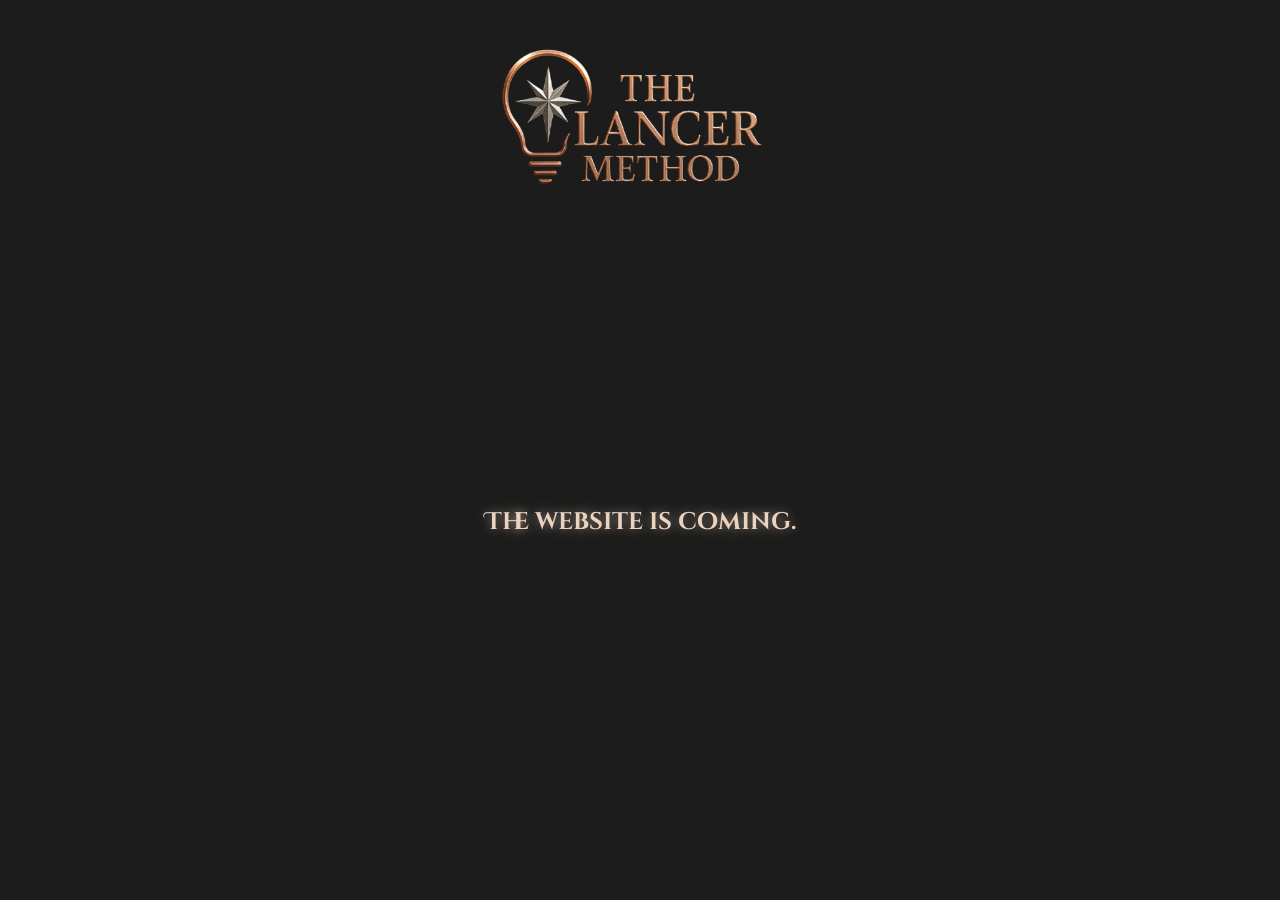
<file: coming-soon.html>
<!DOCTYPE html>
<html lang="en">
	<head>
		<meta charset="UTF-8" />
		<meta name="viewport" content="width=device-width, initial-scale=1.0" />
		<title>Coming Soon</title>

		<link
			href="https://fonts.googleapis.com/css2?family=Cinzel+Decorative:wght@700&display=swap"
			rel="stylesheet"
		/>

		<style>
			body {
				background-color: #1c1c1c;
				font-family: "Poppins", sans-serif;
				text-align: center;
				padding: 40px 20px;
			}

			.logo {
				max-width: 280px;
				margin-bottom: 40px;
				animation: fadeIn 1.5s ease-in-out, pulse 3s infinite;
			}

			@keyframes fadeIn {
				from {
					opacity: 0;
					transform: scale(0.95);
				}
				to {
					opacity: 1;
					transform: scale(1);
				}
			}

			@keyframes pulse {
				0%,
				100% {
					transform: scale(1);
				}
				50% {
					transform: scale(1.03);
				}
			}

			h1 {
				font-family: "Cinzel Decorative", serif;
				font-size: 24px;
				font-weight: 700;
				color: #ebd3c0;
				margin-top: 30vh;
				text-shadow: 0 0 10px rgba(235, 211, 192, 0.4),
					0 0 20px rgba(235, 211, 192, 0.3);
				animation: glowFade 3s ease-in-out infinite alternate;
			}

			@keyframes glowFade {
				from {
					text-shadow: 0 0 5px rgba(235, 211, 192, 0.3),
						0 0 10px rgba(235, 211, 192, 0.2);
				}
				to {
					text-shadow: 0 0 15px rgba(235, 211, 192, 0.6),
						0 0 25px rgba(235, 211, 192, 0.4);
				}
			}
			.subline {
				font-size: 18px;
				color: #ebd3c0;
				font-style: italic;
				line-height: 1.4;
				font-weight: 200;
				max-width: 500px;
				margin: 20px auto 0;
				opacity: 0;
				animation: fadeUp 2s ease-in-out 1.5s forwards;
			}

			@keyframes fadeUp {
				from {
					opacity: 0;
					transform: translateY(20px);
				}
				to {
					opacity: 1;
					transform: translateY(0);
				}
			}
		</style>
	</head>
	<body>
		<a href="links.html">
			<img
				src="./images/links/logoLancer.png"
				alt="Lancer Method Logo"
				class="logo"
			/>
		</a>
		<h1>The website is coming.</h1>
		<!-- <p class="subline">
			A space where clarity meets momentum.<br />Soon, your vision will have a
			framework.
		</p> -->
	</body>
</html>
</file>
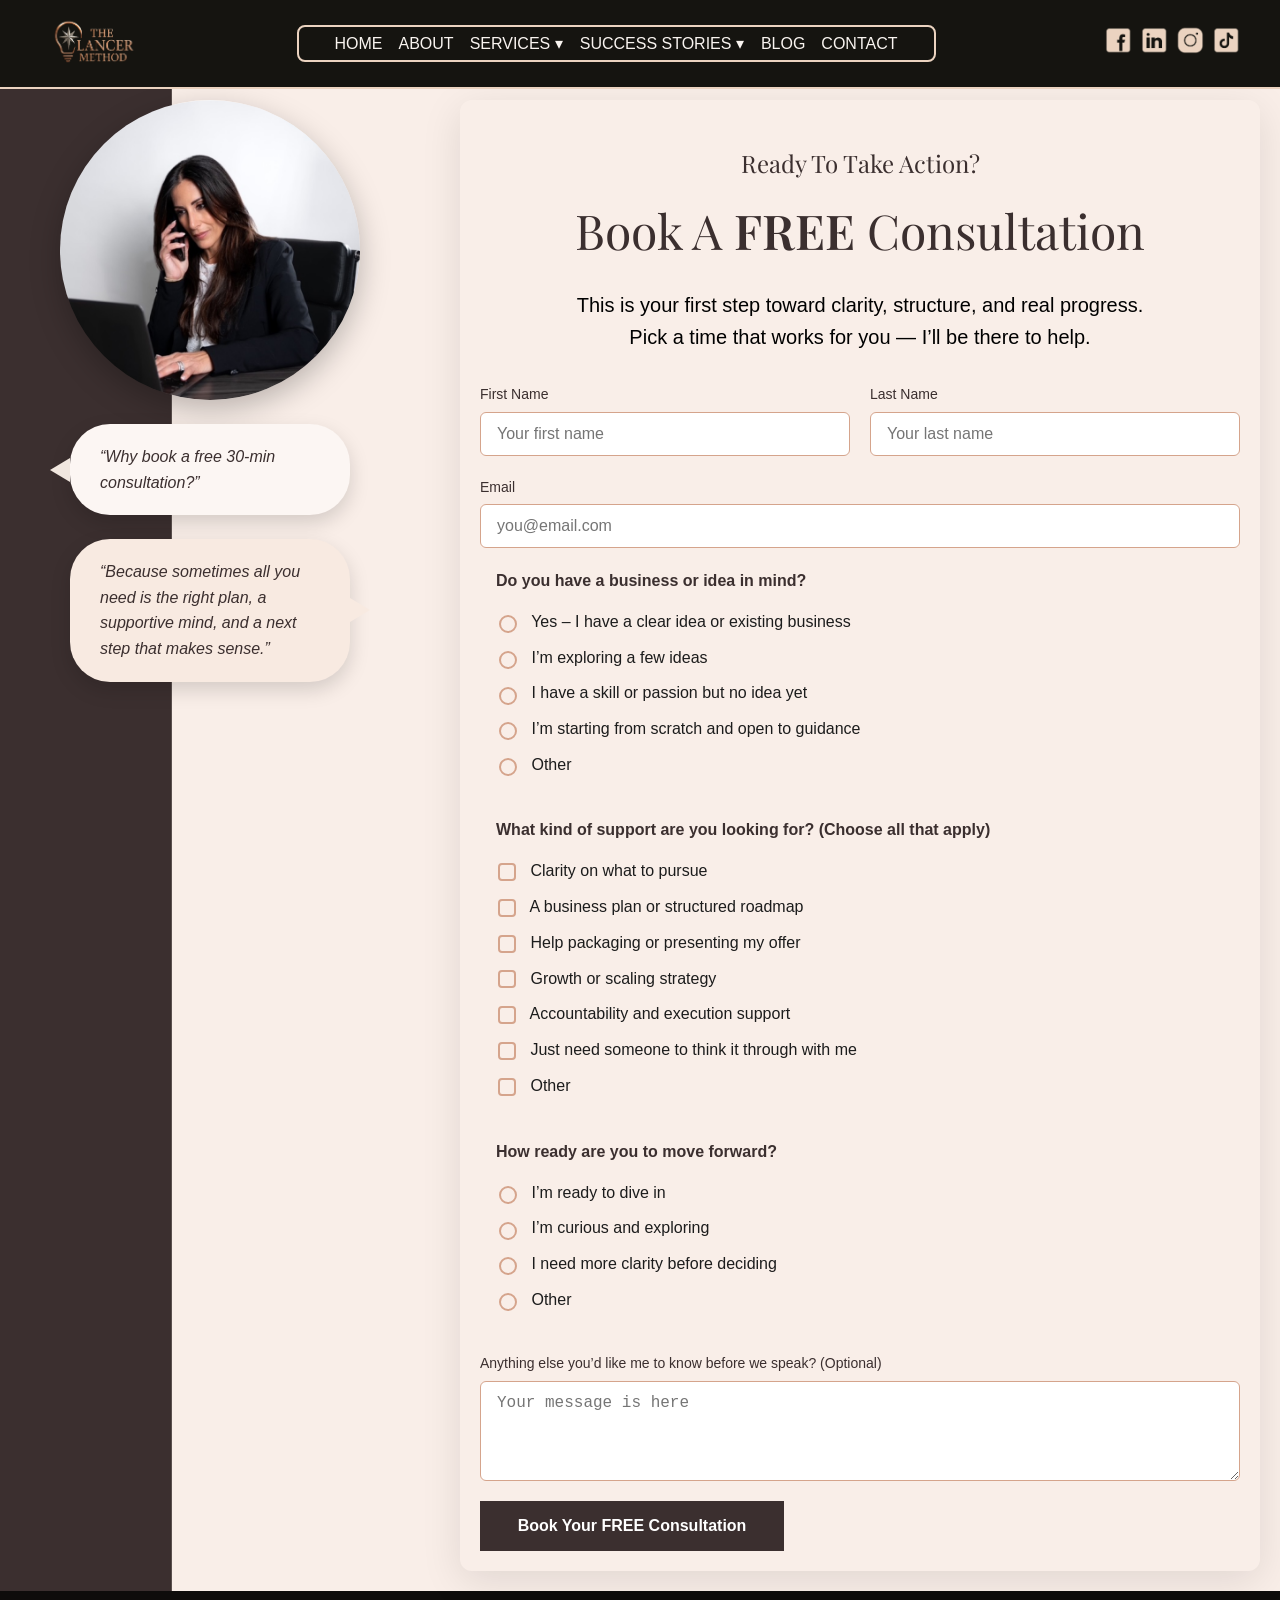
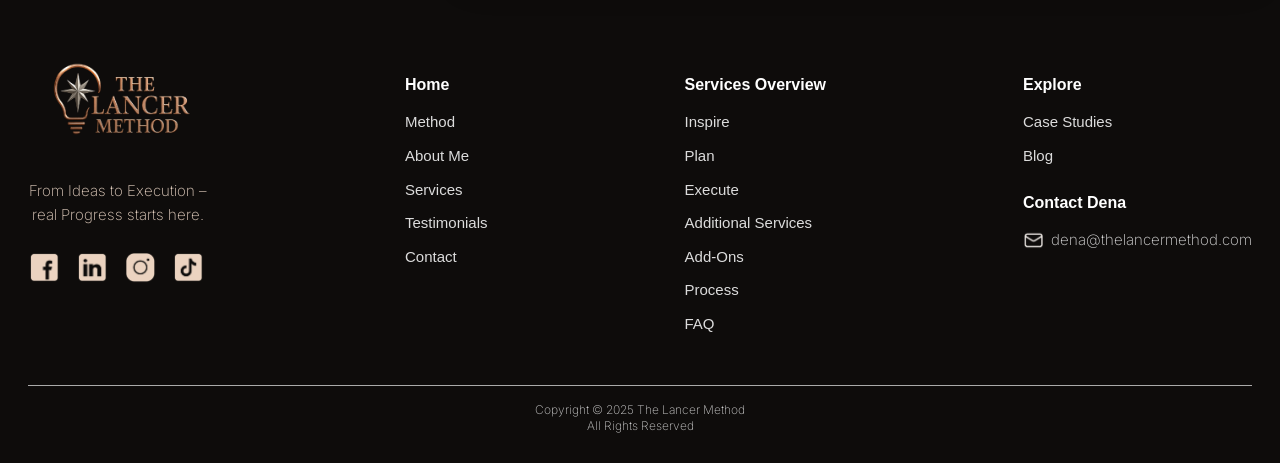
<file: contact.html>
<!DOCTYPE html>
<html lang="en">
	<head>
		<meta charset="UTF-8" />
		<meta name="viewport" content="width=device-width, initial-scale=1.0" />
		<title>Book a Consultation – The Lancer Method</title>
		<link rel="icon" href="images/favicon.ico" type="image/x-icon" />

		<!-- Fonts -->
		<link
			href="https://fonts.googleapis.com/css2?family=Playfair+Display:wght@400;600&family=Inter:wght@400;500&display=swap"
			rel="stylesheet"
		/>

		<!-- Styles -->
		<link rel="stylesheet" href="style.css" />
	</head>
	<body>
		<!-- MARK: Navigation Bar -->
		<header>
			<!-- HEADER PLACEHOLDER -->
			<div id="header-placeholder"></div>
		</header>

		<!-- MARK: CONTACT Section -->
		<section id="contact" class="book-section" aria-label="Book a Consultation">
			<div class="book-container">
				<!-- Left Side -->
				<div class="left-column">
					<img
						src="images/contactImages/ContactDena.jpg"
						alt="Dena Lancer"
						class="book-image"
					/>
					<div class="quote-bubble top-left">
						“Why book a free 30‑min consultation?”
					</div>
					<div class="quote-bubble bottom-left">
						“Because sometimes all you need is the right plan, a supportive
						mind, and a next step that makes sense.”
					</div>
				</div>

				<!-- Right Side -->
				<div class="right-column">
					<p class="small-heading">Ready To Take Action?</p>
					<h2>
						Book A
						<strong class="booking-title__free">FREE</strong> Consultation
					</h2>
					<p class="form-subtext">
						This is your first step toward clarity, structure, and real
						progress.<br />
						Pick a time that works for you — I’ll be there to help.
					</p>

					<div class="left-column mobile-visuals">
						<img
							src="images/contactImages/ContactDena.jpg"
							alt="Dena Lancer"
							class="book-image"
						/>
						<div class="quote-bubble top-left">
							“Why book a free 30‑min consultation?”
						</div>
						<div class="quote-bubble bottom-left">
							“Because sometimes all you need is the right plan, a supportive
							mind, and a next step that makes sense.”
						</div>
					</div>

					<form
						id="bookingForm"
						class="booking-form"
						action="https://formspree.io/f/xpwlzral"
						method="POST"
					>
						<input
							type="hidden"
							name="_subject"
							value="New Consultation Request"
						/>
						<input
							type="hidden"
							name="_next"
							value="https://outlook.office.com/book/TheLancerMethod1@thelancermethod.com/?ismsaljsauthenabled=true"
						/>

						<div class="input-row">
							<div class="input-field">
								<label for="firstName">First Name</label>
								<input
									id="firstName"
									name="firstName"
									type="text"
									placeholder="Your first name"
									required
								/>
							</div>
							<div class="input-field">
								<label for="lastName">Last Name</label>
								<input
									id="lastName"
									name="lastName"
									type="text"
									placeholder="Your last name"
									required
								/>
							</div>
						</div>

						<div class="input-field">
							<label for="email">Email</label>
							<input
								id="email"
								name="email"
								type="email"
								placeholder="you@email.com"
								required
							/>
						</div>

						<fieldset>
							<legend>Do you have a business or idea in mind?</legend>
							<label
								><input
									name="business"
									type="radio"
									value="Existing business"
								/>
								Yes – I have a clear idea or existing business</label
							>
							<label
								><input name="business" type="radio" value="Exploring ideas" />
								I’m exploring a few ideas</label
							>
							<label
								><input name="business" type="radio" value="Skill or passion" />
								I have a skill or passion but no idea yet</label
							>
							<label
								><input
									name="business"
									type="radio"
									value="Starting from scratch"
								/>
								I’m starting from scratch and open to guidance</label
							>
							<label
								><input name="business" type="radio" value="Other" />
								Other</label
							>
						</fieldset>

						<fieldset>
							<legend>
								What kind of support are you looking for? (Choose all that
								apply)
							</legend>
							<label
								><input name="support[]" type="checkbox" value="Clarity" />
								Clarity on what to pursue</label
							>
							<label
								><input name="support[]" type="checkbox" value="Roadmap" /> A
								business plan or structured roadmap</label
							>
							<label
								><input name="support[]" type="checkbox" value="Packaging" />
								Help packaging or presenting my offer</label
							>
							<label
								><input name="support[]" type="checkbox" value="Scaling" />
								Growth or scaling strategy</label
							>
							<label
								><input
									name="support[]"
									type="checkbox"
									value="Accountability"
								/>
								Accountability and execution support</label
							>
							<label
								><input
									name="support[]"
									type="checkbox"
									value="Thinking partner"
								/>
								Just need someone to think it through with me</label
							>
							<label
								><input name="support[]" type="checkbox" value="Other" />
								Other</label
							>
						</fieldset>

						<fieldset>
							<legend>How ready are you to move forward?</legend>
							<label
								><input
									name="readiness"
									type="radio"
									value="Ready to dive in"
								/>
								I’m ready to dive in</label
							>
							<label
								><input name="readiness" type="radio" value="Curious" /> I’m
								curious and exploring</label
							>
							<label
								><input
									name="readiness"
									type="radio"
									value="Need more clarity"
								/>
								I need more clarity before deciding</label
							>
							<label
								><input name="readiness" type="radio" value="Other" />
								Other</label
							>
						</fieldset>

						<div class="input-field">
							<label for="additionalInfo"
								>Anything else you’d like me to know before we speak?
								(Optional)</label
							>
							<textarea
								id="additionalInfo"
								name="additionalInfo"
								placeholder="Your message is here"
							></textarea>
						</div>

						<button type="submit">Book Your FREE Consultation</button>
					</form>
				</div>
			</div>
		</section>
		<div id="footer-placeholder"></div>
		<script src="load-footer.js"></script>
		<script src="load-header.js"></script>
	</body>
</html>
</file>
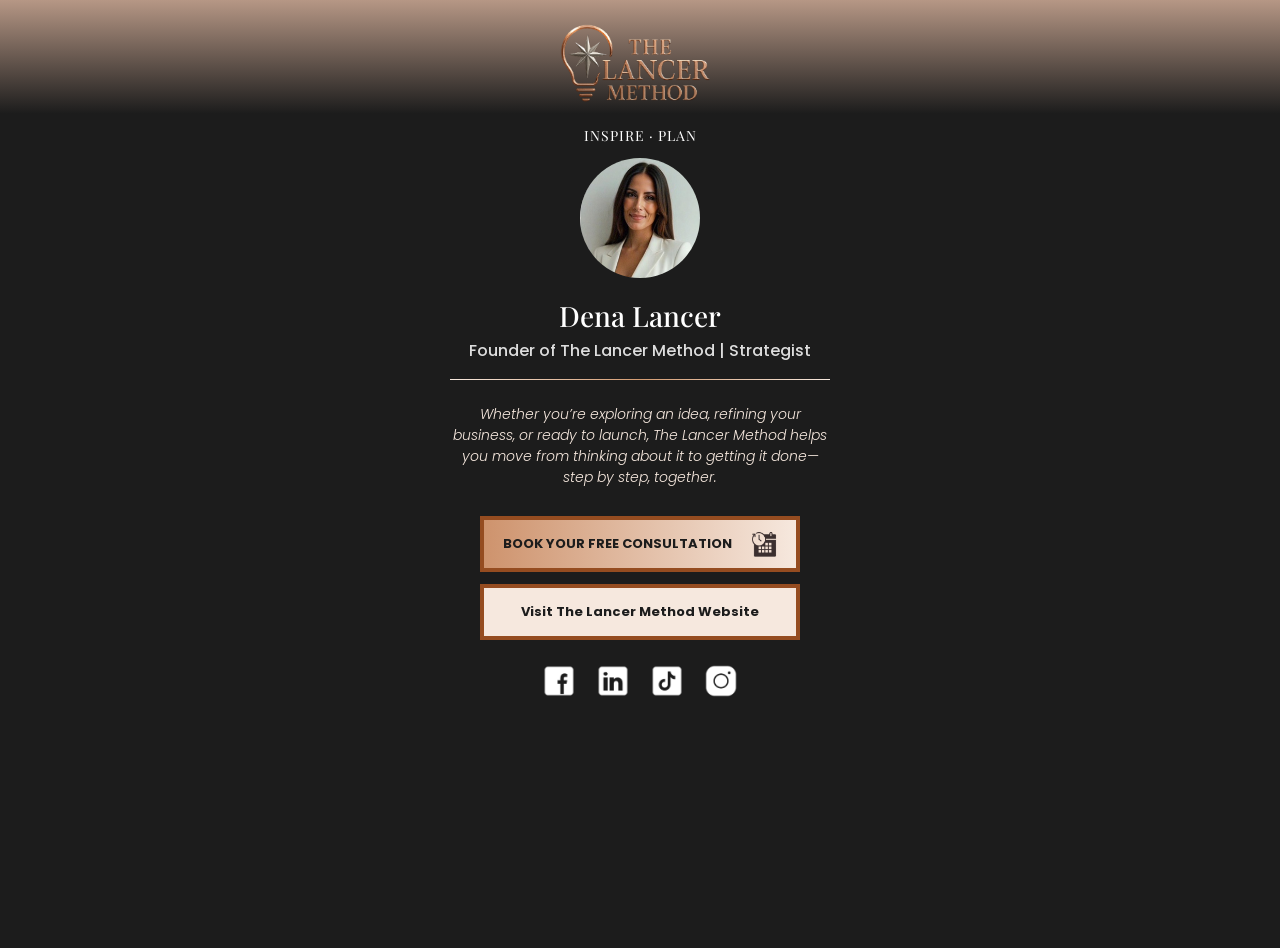
<file: links.html>
<!DOCTYPE html>
<html lang="en">
	<head>
		<meta charset="UTF-8" />
		<meta name="viewport" content="width=device-width, initial-scale=1.0" />
		<title>Dena Lancer – Link in Bio</title>
		<link rel="stylesheet" href="links.css" />
		<link rel="icon" type="image/png" href="images/logoLancer.png" />
		<link
			href="https://fonts.googleapis.com/css2?family=Playfair+Display:wght@500&family=Poppins:wght@300;400;600&display=swap"
			rel="stylesheet"
		/>
	</head>
	<body>
		<div class="container">
			<img
				src="images/links/logoLancer.png"
				alt="The Lancer Method"
				class="logo"
			/>
			<div class="typing-text-container">
				<span class="typing-text" id="typing"></span>
			</div>

			<img src="images/links/dena.jpg" alt="Dena Lancer" class="avatar" />

			<h1 class="name">Dena Lancer</h1>
			<p class="subtitle">Founder of The Lancer Method | Strategist</p>
					<hr class="divider" />
<p class="quote">
  Whether you’re exploring an idea, refining your business, or ready to launch, The Lancer Method helps you move from thinking about it to getting it done—step by step, together.
</p>


			<div class="button-group">
				<a
					href="https://book.ms/b/TheLancerMethod1@thelancermethod.com"
					class="btn primary"
				>
					Book Your Free Consultation
					<img
						src="images/links/Schedule.png"
						alt="Calendar Icon"
						class="btn-icon-img"
					/>
				</a>

				<a href="https://thelancermethod.com/" class="btn secondary"
					>Visit The Lancer Method Website</a
				>
			</div>

	
			<div class="social-icons">
	<a href="https://facebook.com/thelancermethod" target="_blank">
		<img src="images/links/FacebookIcon.png" alt="Facebook" />
	</a>
	<a href="https://linkedin.com/company/thelancermethod" target="_blank">
		<img src="images/links/LinkedInIcon.png" alt="LinkedIn" />
	</a>
	<a href="#" target="_blank">
		<img src="images/links/TikTokIcon.png" alt="TikTok" />
	</a>
	<a href="https://instagram.com/thelancermethod" target="_blank">
		<img src="images/links/InstagramIcon.png" alt="Instagram" />
	</a>
</div>

		<script src="links.js"></script>
	</body>
</html>
</file>
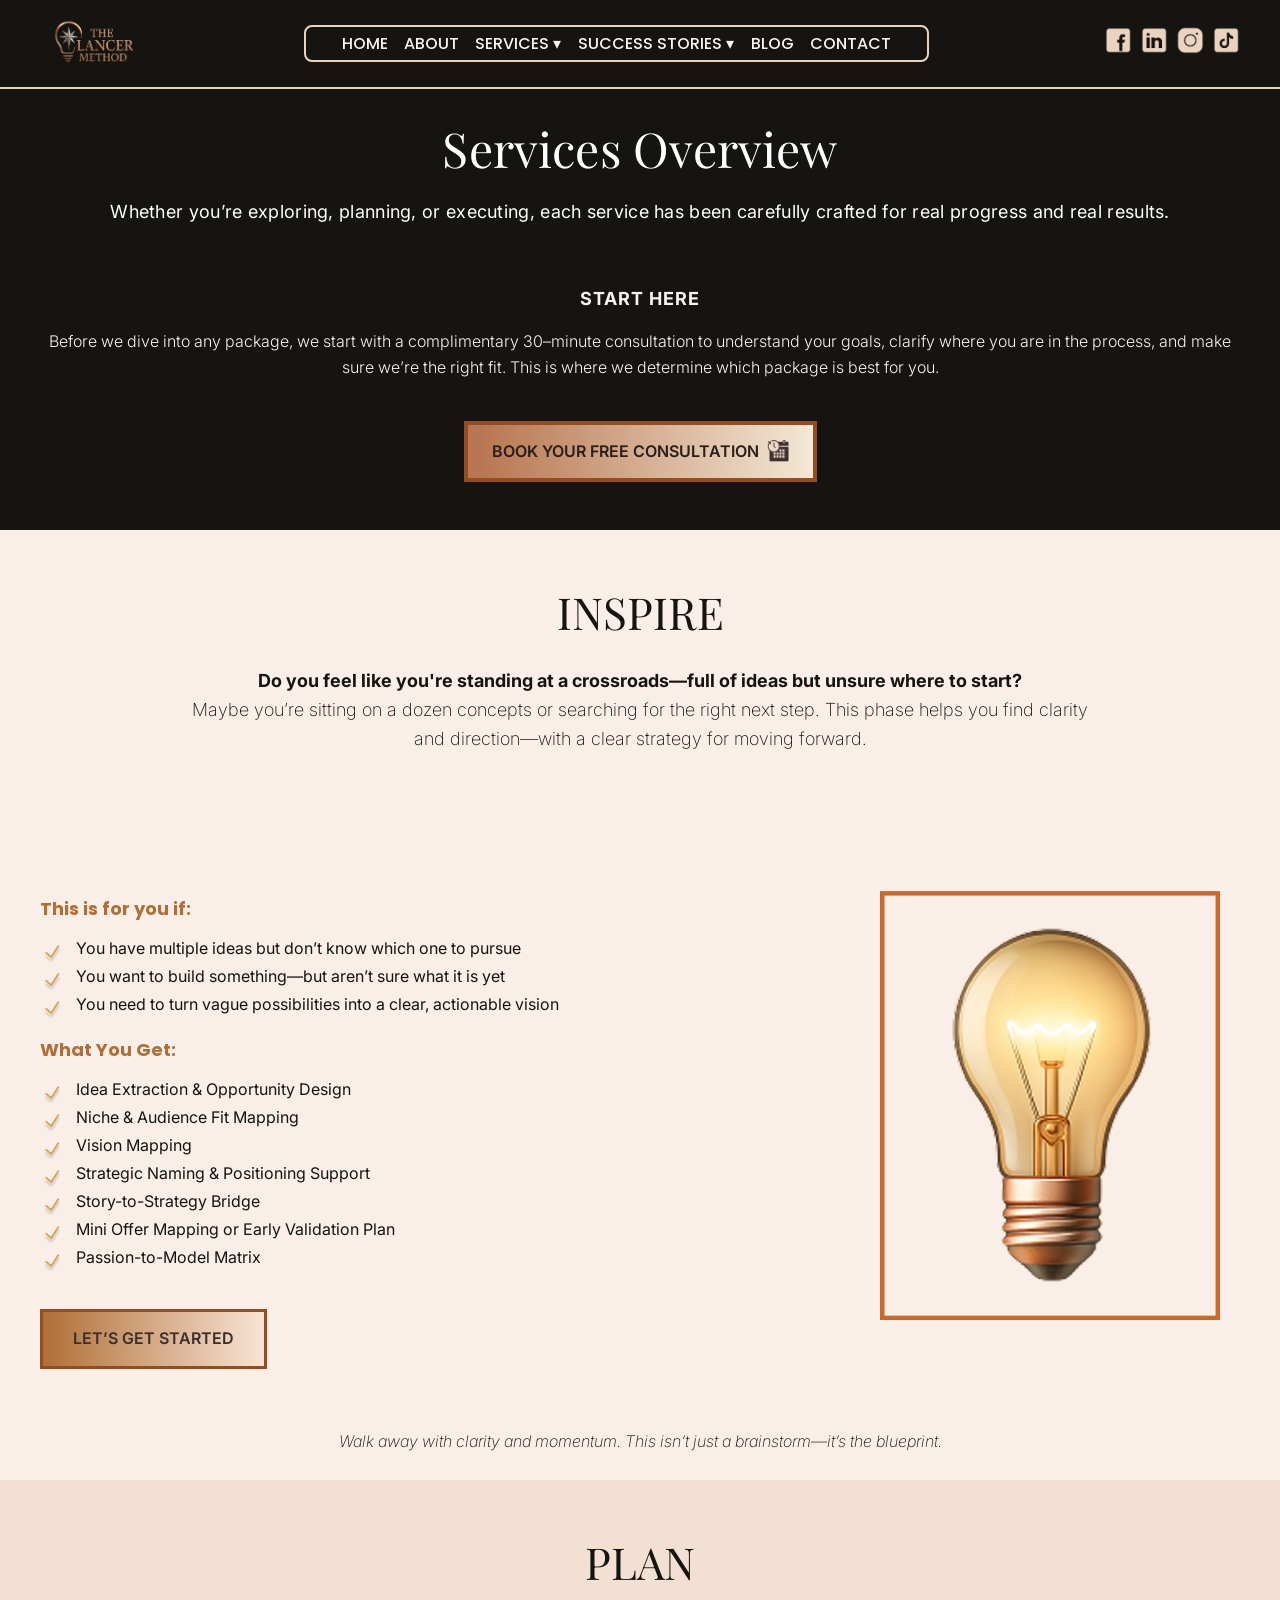
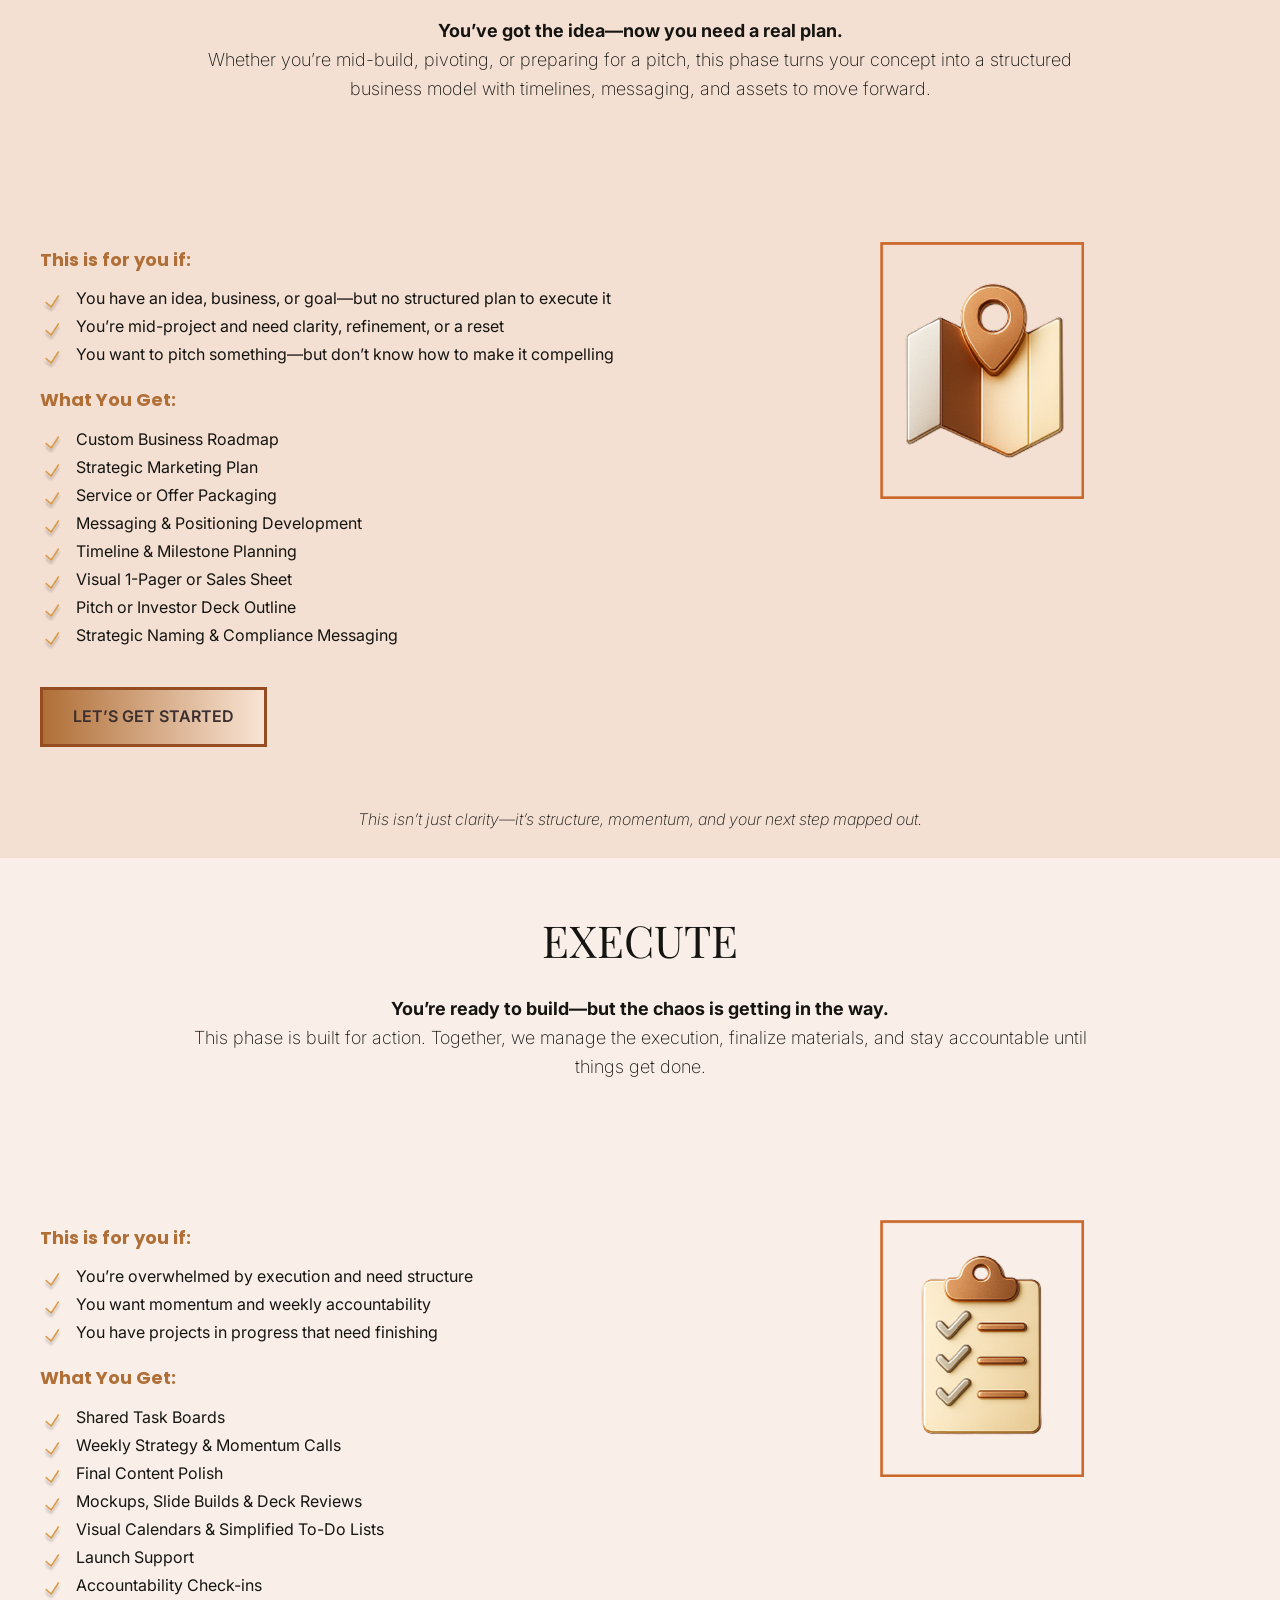
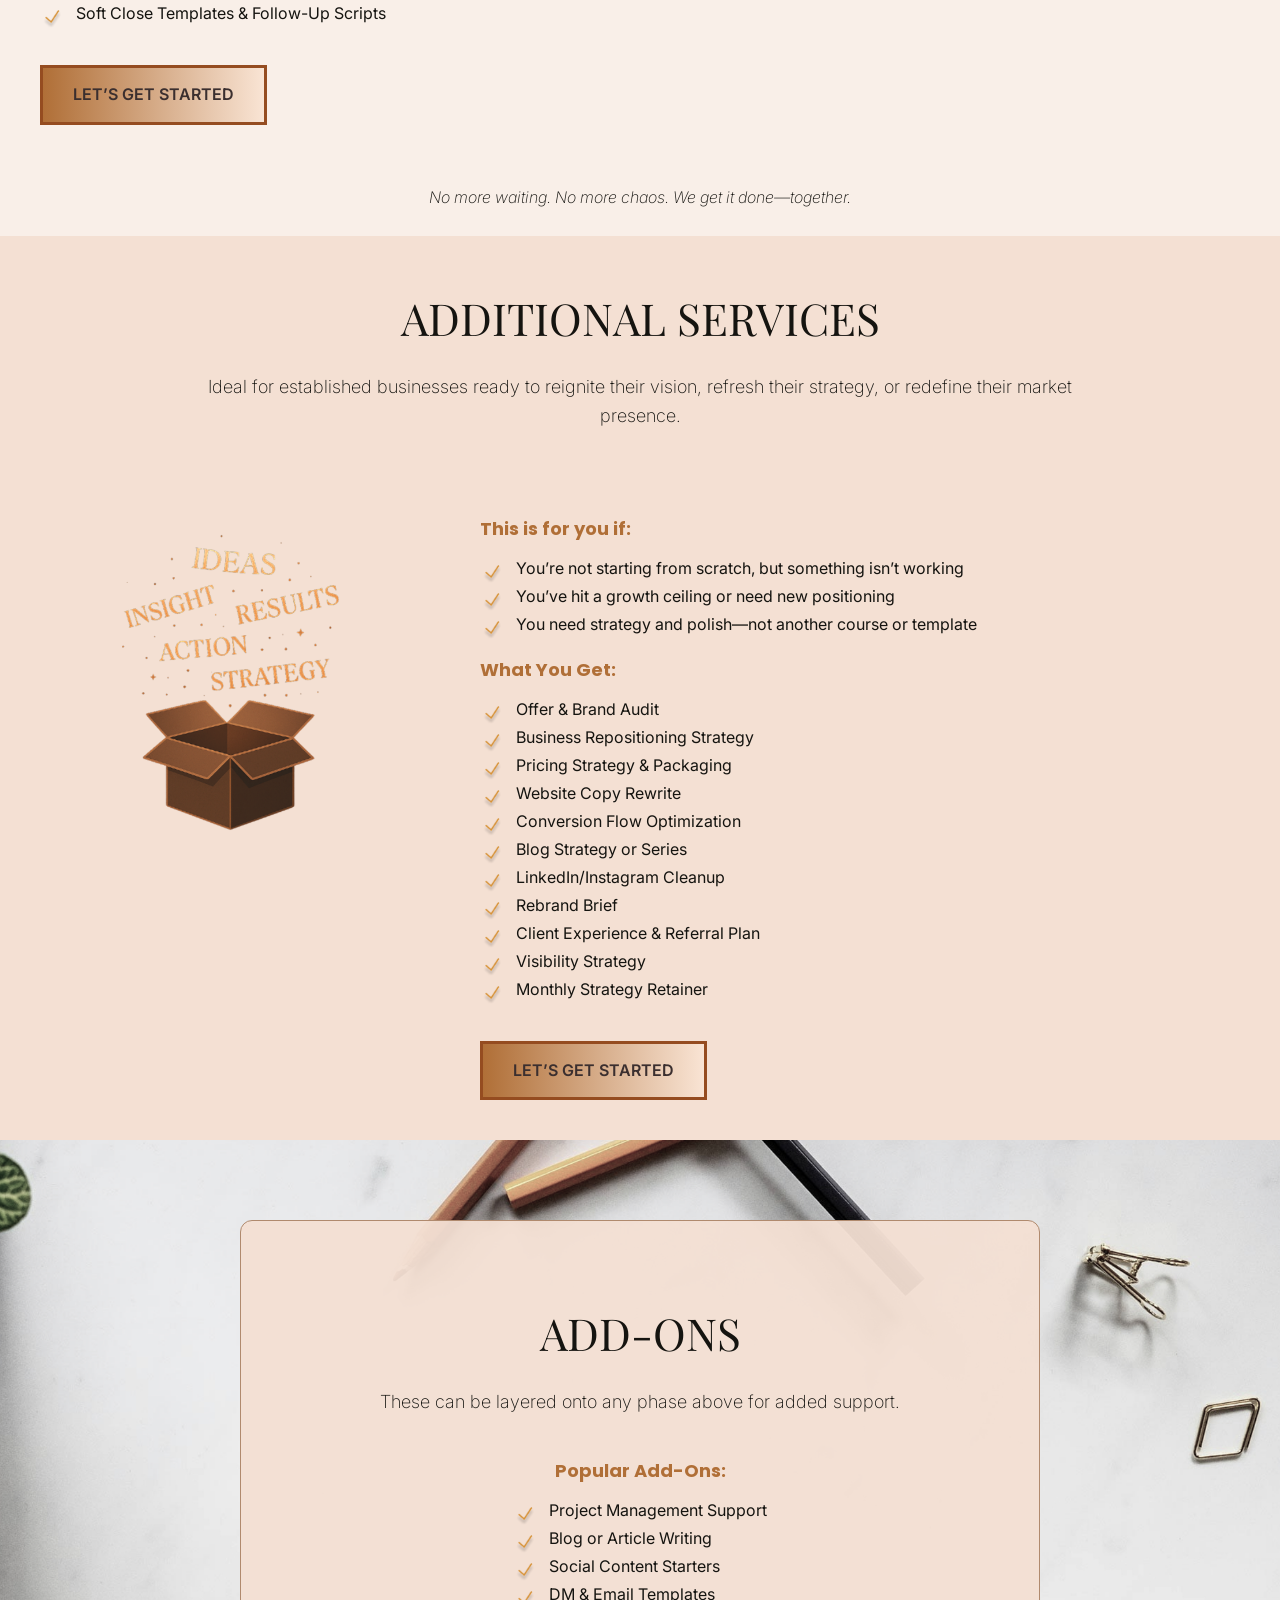
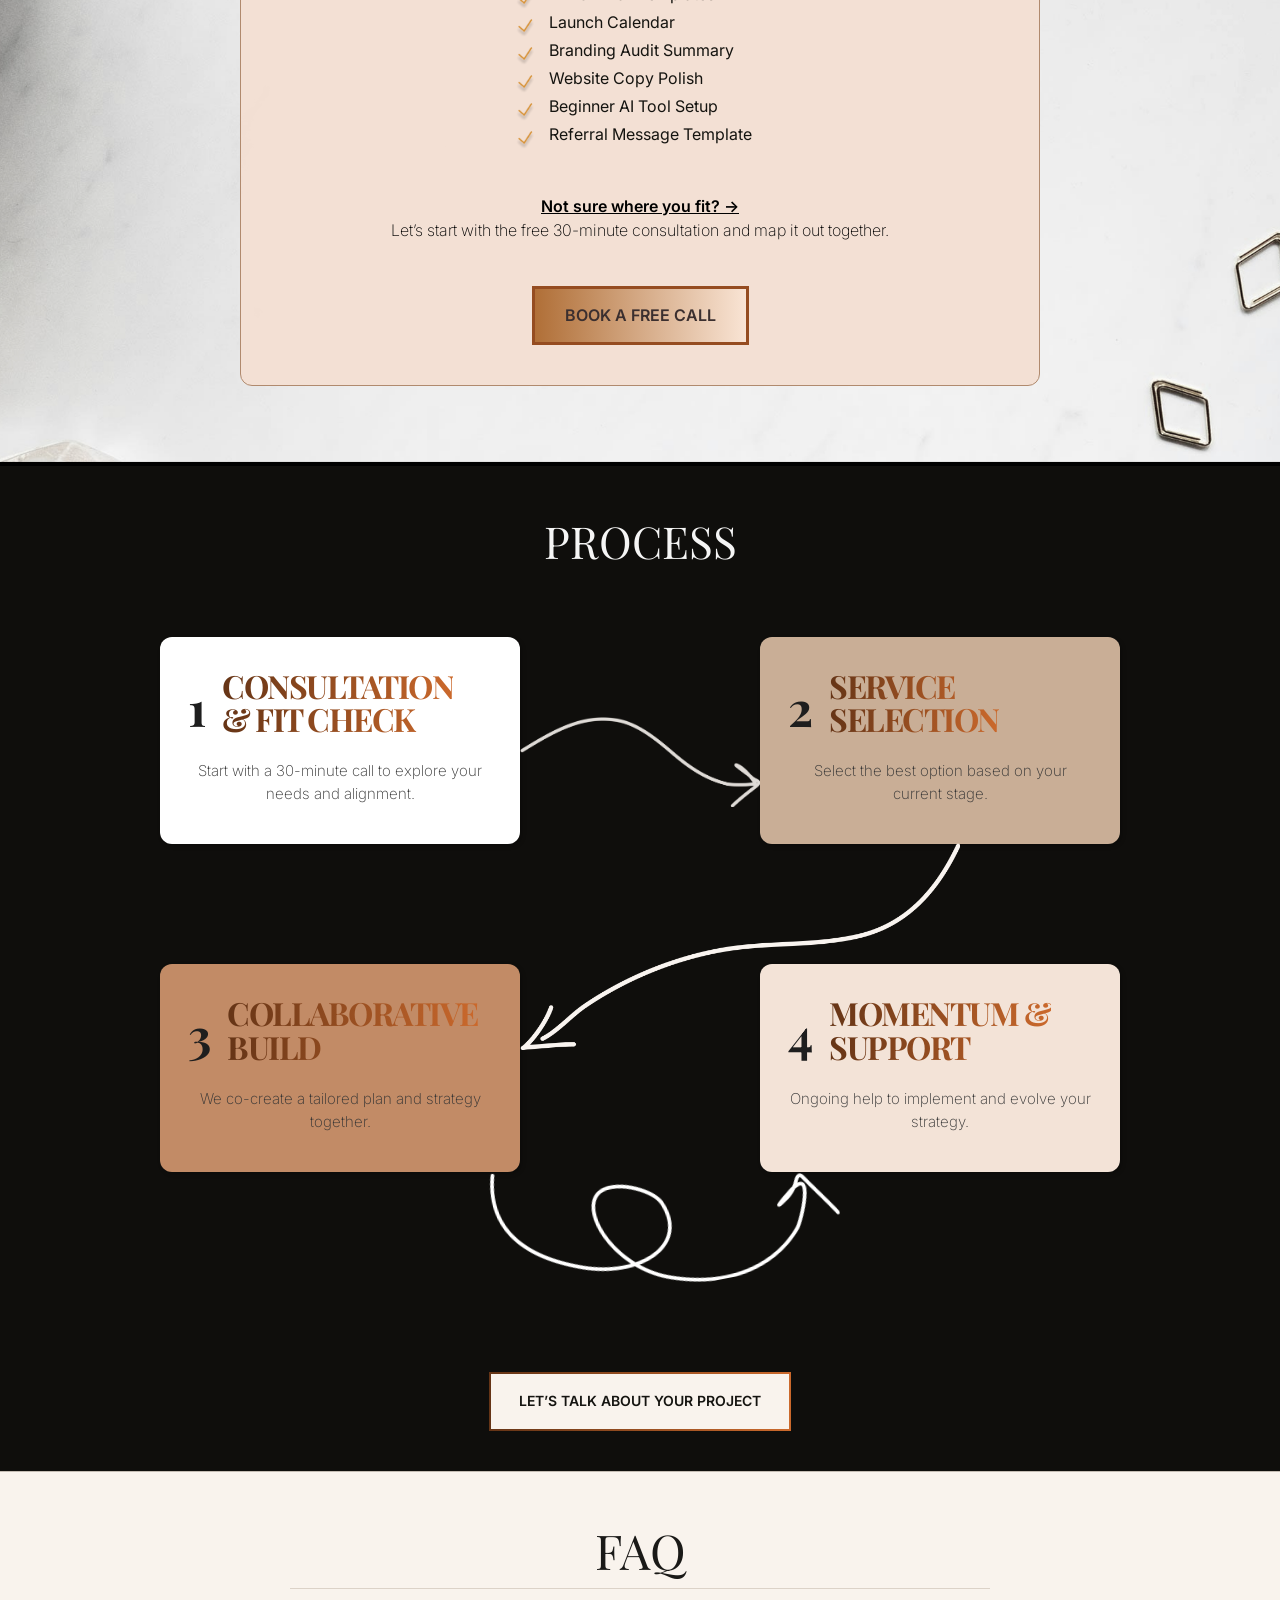
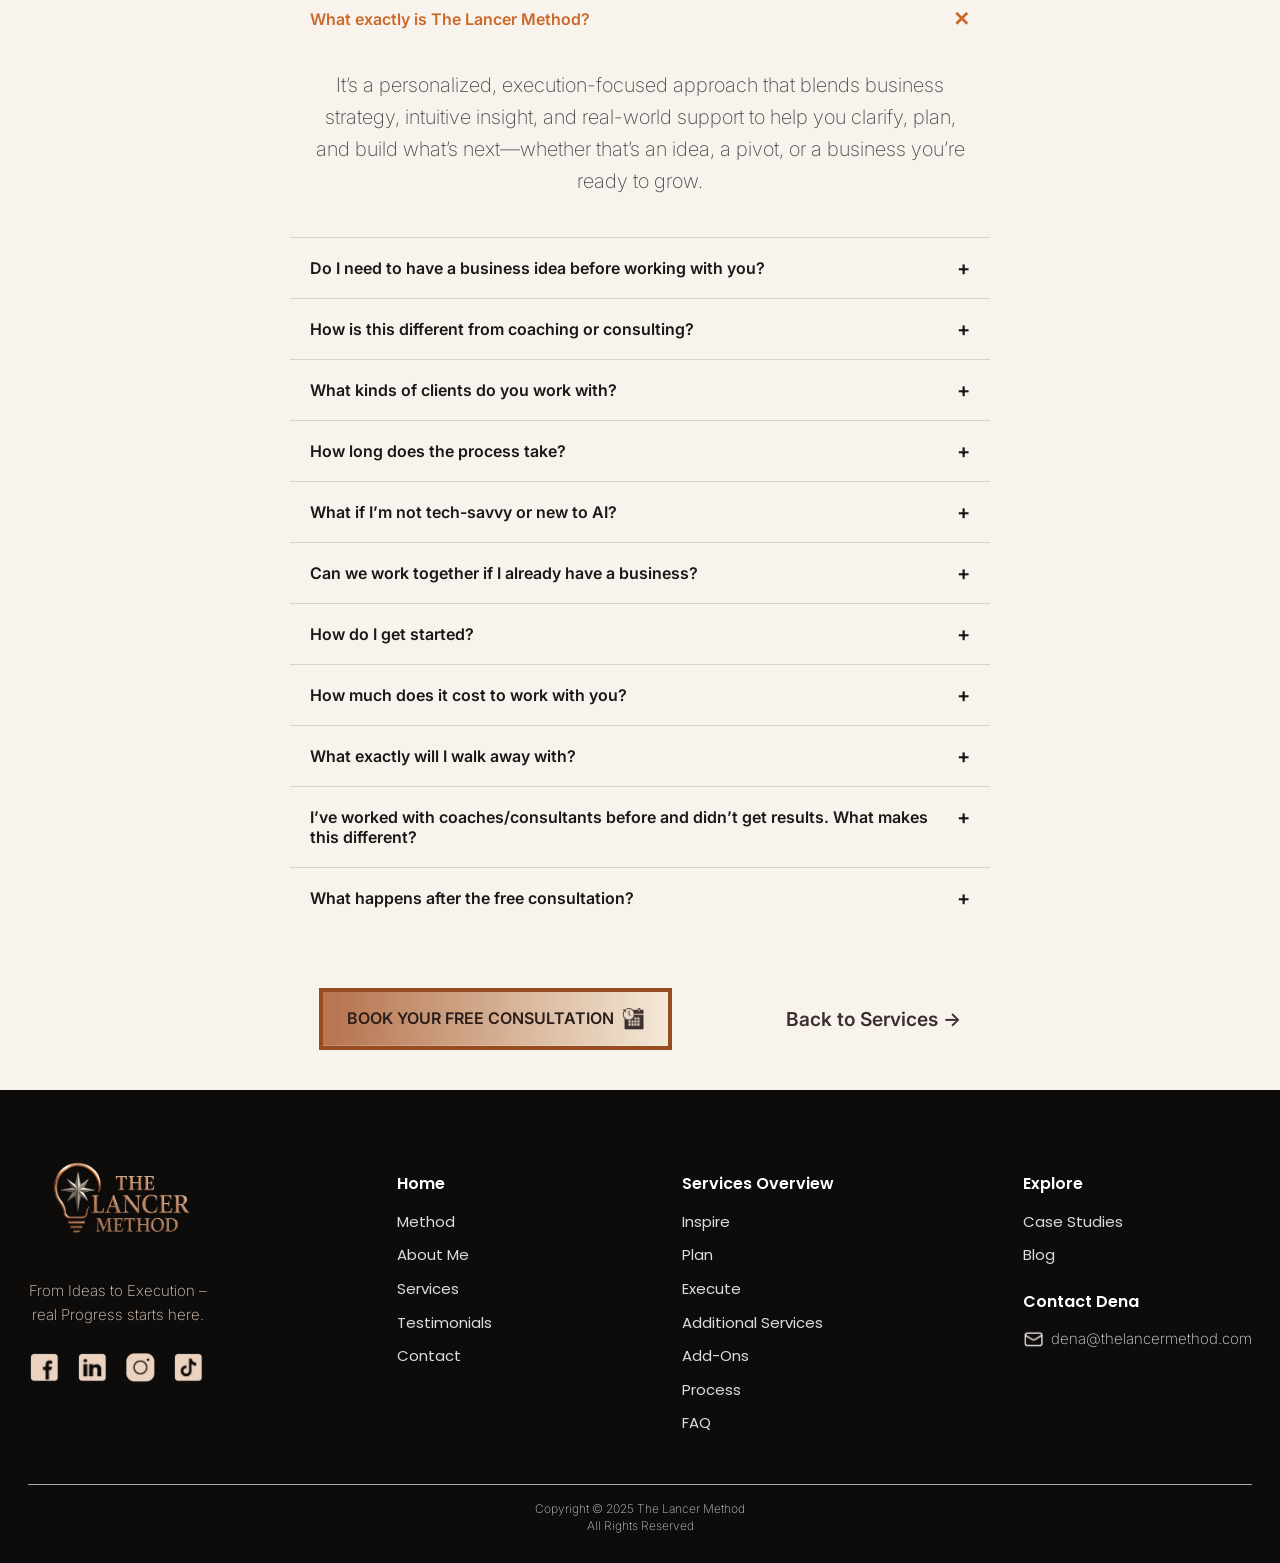
<file: services.html>
<!DOCTYPE html>
<html lang="en">
	<head>
		<meta charset="UTF-8" />
		<meta name="viewport" content="width=device-width, initial-scale=1.0" />

		<title>Services – The Lancer Method</title>
		<meta
			name="description"
			content="Explore The Lancer Method services: Inspire, Plan, Execute, and more. Tailored coaching and strategy to turn your ideas into real results."
		/>

		<!-- ✅ Canonical URL -->
		<link rel="canonical" href="https://thelancermethod.com/services.html" />

		<!-- ✅ Open Graph for social sharing -->
		<meta property="og:title" content="Services – The Lancer Method" />
		<meta
			property="og:description"
			content="Explore The Lancer Method services: Inspire, Plan, Execute, and more. Tailored coaching and strategy to turn your ideas into real results."
		/>
		<meta
			property="og:image"
			content="https://thelancermethod.com/images/og/services-og-image.jpg"
		/>
		<meta
			property="og:url"
			content="https://thelancermethod.com/services.html"
		/>
		<meta property="og:type" content="website" />

		<!-- ✅ Twitter Card -->
		<meta name="twitter:card" content="summary_large_image" />
		<meta name="twitter:title" content="Services – The Lancer Method" />
		<meta
			name="twitter:description"
			content="Explore The Lancer Method services: Inspire, Plan, Execute, and more."
		/>
		<meta
			name="twitter:image"
			content="https://thelancermethod.com/images/og/services-og-image.jpg"
		/>

		<!-- ✅ Schema.org JSON-LD for Organization -->
		<script type="application/ld+json">
			{
				"@context": "https://schema.org",
				"@type": "Organization",
				"name": "The Lancer Method",
				"url": "https://thelancermethod.com",
				"logo": "https://thelancermethod.com/images/mainImages/logoLancer.png",
				"sameAs": [
					"https://www.facebook.com/thelancermethod",
					"https://www.linkedin.com/company/thelancermethod",
					"https://www.instagram.com/thelancermethod",
					"https://www.tiktok.com/@thelancermethod"
				]
			}
		</script>

		<!-- ✅ Favicons -->
		<link rel="icon" type="image/x-icon" href="images/favicon/favicon.ico" />
		<link
			rel="icon"
			type="image/png"
			sizes="96x96"
			href="images/favicon/favicon-96x96.png"
		/>
		<link rel="icon" type="image/svg+xml" href="images/favicon/favicon.svg" />
		<link
			rel="apple-touch-icon"
			sizes="180x180"
			href="images/favicon/apple-touch-icon.png"
		/>
		<link rel="manifest" href="images/favicon/site.webmanifest" />
		<link
			rel="icon"
			type="image/png"
			sizes="192x192"
			href="images/favicon/web-app-manifest-192x192.png"
		/>
		<link
			rel="icon"
			type="image/png"
			sizes="512x512"
			href="images/favicon/web-app-manifest-512x512.png"
		/>

		<!-- ✅ Fonts + Styles -->
		<link
			href="https://fonts.googleapis.com/css2?family=Playfair+Display:wght@400;300;200;100;500;600;700&family=Inter:wght@200;400;500&family=Poppins:wght@500;400;300;200;100;700&display=swap"
			rel="stylesheet"
		/>
		<link rel="stylesheet" href="services.css" />
		<link rel="stylesheet" href="style.css" />
	</head>

	<body>
		<header>
			<!-- HEADER PLACEHOLDER -->
			<div id="header-placeholder"></div>
		</header>

		<!-- MARK: Services Overview Section -->
		<section class="services-overview-section fade-up" id="services overview">
			<h2 class="section-heading light">Services Overview</h2>
			<p class="section-subheading light">
				Whether you’re exploring, planning, or executing, each service has been
				carefully crafted for real progress and real results.
			</p>

			<div class="start-here-block">
				<h3 class="start-title">START HERE</h3>
				<p class="start-description">
					Before we dive into any package, we start with a complimentary
					30–minute consultation to understand your goals, clarify where you are
					in the process, and make sure we’re the right fit. This is where we
					determine which package is best for you.
				</p>
				<a
					href="https://outlook.office.com/book/TheLancerMethod1@thelancermethod.com/?ismsaljsauthenabled=true"
					class="btn-consultation"
				>
					BOOK YOUR FREE CONSULTATION
					<img src="images/mainImages/Schedule.png" alt="Schedule Icon" />
				</a>
			</div>
			<div class="mobile-social-icons">
				<a href="#"
					><img src="images/mainImages/FacebookIcon.png" alt="Facebook"
				/></a>
				<a href="#"
					><img src="images/mainImages/LinkedInIcon.png" alt="LinkedIn"
				/></a>
				<a href="#"
					><img src="images/mainImages/InstagramIcon.png" alt="Instagram"
				/></a>
				<a
					href="https://www.tiktok.com/@thelancermethod"
					target="_blank"
					rel="noopener noreferrer"
				>
					<img src="images/mainImages/TikTokIcon.png" alt="TikTok" />
				</a>
			</div>
		</section>

		<!-- MARK: INSPIRE Section -->
		<section class="services-phase-section fade-up" id="inspire">
			<div class="phase-header">
				<h2 class="phase-title">INSPIRE</h2>
				<p class="phase-intro">
					<strong
						>Do you feel like you're standing at a crossroads—full of ideas but
						unsure where to start?</strong
					><br />
					Maybe you’re sitting on a dozen concepts or searching for the right
					next step. This phase helps you find clarity and direction—with a
					clear strategy for moving forward.
				</p>
				<!-- Image here for MOBILE -->
				<div class="phase-image">
					<div class="mobile-image-only">
						<img
							src="images/Services/SectionInspireIcon.png"
							alt="Gold Lightbulb"
						/>
					</div>
				</div>
			</div>

			<div class="phase-inner">
				<div class="phase-text">
					<h4 class="list-heading">This is for you if:</h4>
					<ul class="list-check">
						<li>You have multiple ideas but don’t know which one to pursue</li>
						<li>You want to build something—but aren’t sure what it is yet</li>
						<li>
							You need to turn vague possibilities into a clear, actionable
							vision
						</li>
					</ul>

					<h4 class="list-heading">What You Get:</h4>
					<ul class="list-check">
						<li>Idea Extraction & Opportunity Design</li>
						<li>Niche & Audience Fit Mapping</li>
						<li>Vision Mapping</li>
						<li>Strategic Naming & Positioning Support</li>
						<li>Story-to-Strategy Bridge</li>
						<li>Mini Offer Mapping or Early Validation Plan</li>
						<li>Passion-to-Model Matrix</li>
					</ul>

					<a
						href="https://outlook.office.com/book/TheLancerMethod1@thelancermethod.com/?ismsaljsauthenabled=true"
						class="btn-phase"
					>
						LET’S GET STARTED
					</a>
				</div>

				<!-- ❌ Remove or hide this image on mobile -->
				<div class="phase-image desktop-image-only">
					<img
						src="images/Services/SectionInspireIcon.png"
						alt="Gold Lightbulb"
					/>
				</div>
			</div>

			<p class="phase-quote">
				<em
					>Walk away with clarity and momentum. This isn’t just a
					brainstorm—it’s the blueprint.</em
				>
			</p>
		</section>
		<!-- MARK: PLAN Section -->
		<section class="plan-phase-section fade-up" id="plan">
			<div class="plan-header">
				<h2 class="phase-title">PLAN</h2>
				<p class="phase-intro">
					<strong>You’ve got the idea—now you need a real plan.</strong><br />
					Whether you’re mid-build, pivoting, or preparing for a pitch, this
					phase turns your concept into a structured business model with
					timelines, messaging, and assets to move forward.
				</p>

				<!-- Mobile Image -->
				<div class="plan-image">
					<div class="mobile-image-only">
						<img
							src="images/Services/PlanImageSection.png"
							alt="Planner and Camera"
						/>
					</div>
				</div>
			</div>

			<div class="phase-inner">
				<div class="phase-text">
					<h4 class="list-heading">This is for you if:</h4>
					<ul class="list-check">
						<li>
							You have an idea, business, or goal—but no structured plan to
							execute it
						</li>
						<li>You’re mid-project and need clarity, refinement, or a reset</li>
						<li>
							You want to pitch something—but don’t know how to make it
							compelling
						</li>
					</ul>

					<h4 class="list-heading">What You Get:</h4>
					<ul class="list-check">
						<li>Custom Business Roadmap</li>
						<li>Strategic Marketing Plan</li>
						<li>Service or Offer Packaging</li>
						<li>Messaging & Positioning Development</li>
						<li>Timeline & Milestone Planning</li>
						<li>Visual 1-Pager or Sales Sheet</li>
						<li>Pitch or Investor Deck Outline</li>
						<li>Strategic Naming & Compliance Messaging</li>
					</ul>

					<a
						href="https://outlook.office.com/book/TheLancerMethod1@thelancermethod.com/?ismsaljsauthenabled=true"
						class="btn-phase"
					>
						LET’S GET STARTED
					</a>
				</div>

				<!-- Desktop Image -->
				<div class="plan-image desktop-image-only">
					<img
						src="images/Services/PlanImageSection.png"
						alt="Planner and Camera"
					/>
				</div>
			</div>

			<p class="plan-quote">
				<em
					>This isn’t just clarity—it’s structure, momentum, and your next step
					mapped out.</em
				>
			</p>
		</section>

		<!-- MARK: EXECUTE Section -->
		<section class="execute-phase-section fade-up" id="execute">
			<div class="execute-header">
				<h2 class="phase-title">EXECUTE</h2>
				<p class="phase-intro">
					<strong
						>You’re ready to build—but the chaos is getting in the way.</strong
					><br />
					This phase is built for action. Together, we manage the execution,
					finalize materials, and stay accountable until things get done.
				</p>

				<!-- Mobile Image -->
				<div class="execute-image">
					<div class="mobile-image-only">
						<img
							src="images/Services/ExecuteImgeSection.png"
							alt="Man Jumping at Sunset"
						/>
					</div>
				</div>
			</div>

			<div class="phase-inner">
				<div class="phase-text">
					<h4 class="list-heading">This is for you if:</h4>
					<ul class="list-check">
						<li>You’re overwhelmed by execution and need structure</li>
						<li>You want momentum and weekly accountability</li>
						<li>You have projects in progress that need finishing</li>
					</ul>

					<h4 class="list-heading">What You Get:</h4>
					<ul class="list-check">
						<li>Shared Task Boards</li>
						<li>Weekly Strategy & Momentum Calls</li>
						<li>Final Content Polish</li>
						<li>Mockups, Slide Builds & Deck Reviews</li>
						<li>Visual Calendars & Simplified To-Do Lists</li>
						<li>Launch Support</li>
						<li>Accountability Check-ins</li>
						<li>Soft Close Templates & Follow-Up Scripts</li>
					</ul>

					<a
						href="https://outlook.office.com/book/TheLancerMethod1@thelancermethod.com/?ismsaljsauthenabled=true"
						class="btn-phase"
					>
						LET’S GET STARTED
					</a>
				</div>

				<!-- Desktop Image -->
				<div class="execute-image desktop-image-only">
					<img
						src="images/Services/ExecuteImgeSection.png"
						alt="Man Jumping at Sunset"
					/>
				</div>
			</div>

			<p class="execute-quote">
				<em>No more waiting. No more chaos. We get it done—together.</em>
			</p>
		</section>
		<!-- MARK: ADDITIONAL SERVICES Section -->
		<section class="additional-phase-section fade-up" id="add-ons">
			<div class="additional-header">
				<h2 class="phase-title">ADDITIONAL SERVICES</h2>
				<p class="additional-intro">
					Ideal for established businesses ready to reignite their vision,
					refresh their strategy, or redefine their market presence.
				</p>

				<!-- ✅ Mobile Image: сразу после заголовка -->
				<div class="additional-image mobile-image-only">
					<img
						src="images/Services/BoxLancer.png"
						alt="Box with Ideas and Strategy"
					/>
				</div>
			</div>

			<div class="phase-inner">
				<!-- ✅ Desktop Image remains inside phase-inner -->
				<div class="additional-image desktop-image-only">
					<img
						src="images/Services/BoxLancer.png"
						alt="Box with Ideas and Strategy"
					/>
				</div>

				<div class="phase-text">
					<h4 class="list-heading">This is for you if:</h4>
					<ul class="list-check">
						<li>
							You’re not starting from scratch, but something isn’t working
						</li>
						<li>You’ve hit a growth ceiling or need new positioning</li>
						<li>You need strategy and polish—not another course or template</li>
					</ul>

					<h4 class="list-heading">What You Get:</h4>
					<ul class="list-check">
						<li>Offer & Brand Audit</li>
						<li>Business Repositioning Strategy</li>
						<li>Pricing Strategy & Packaging</li>
						<li>Website Copy Rewrite</li>
						<li>Conversion Flow Optimization</li>
						<li>Blog Strategy or Series</li>
						<li>LinkedIn/Instagram Cleanup</li>
						<li>Rebrand Brief</li>
						<li>Client Experience & Referral Plan</li>
						<li>Visibility Strategy</li>
						<li>Monthly Strategy Retainer</li>
					</ul>

					<a
						href="https://outlook.office.com/book/TheLancerMethod1@thelancermethod.com/?ismsaljsauthenabled=true"
						class="btn-phase"
					>
						LET’S GET STARTED
					</a>
				</div>
			</div>
		</section>
		<!-- MARK: ADD-ONS Section -->
		<section class="addons-section fade-up" id="addons">
			<div class="addons-inner">
				<h2 class="phase-title">ADD-ONS</h2>
				<p class="addons-subheading">
					These can be layered onto any phase above for added support.
				</p>

				<div class="addons-content-box">
					<h4 class="list-heading orange">Popular Add-Ons:</h4>
					<ul class="list-check">
						<li>Project Management Support</li>
						<li>Blog or Article Writing</li>
						<li>Social Content Starters</li>
						<li>DM & Email Templates</li>
						<li>Launch Calendar</li>
						<li>Branding Audit Summary</li>
						<li>Website Copy Polish</li>
						<li>Beginner AI Tool Setup</li>
						<li>Referral Message Template</li>
					</ul>

					<div class="addons-cta-block">
						<p class="addons-cta-subtext">
							<a href="index.html#contact" class="addons-link"
								>Not sure where you fit? →</a
							><br />
							Let’s start with the free 30-minute consultation and map it out
							together.
						</p>

						<a
							href="https://outlook.office.com/book/TheLancerMethod1@thelancermethod.com/?ismsaljsauthenabled=true"
							class="btn-phase"
						>
							BOOK A FREE CALL
						</a>
					</div>
				</div>
			</div>
		</section>
		<!-- ===== MARK: PROCESS SECTION ===== -->
		<section class="process-section" id="process">
			<h2 class="section-title">PROCESS</h2>
			<div class="process-wrapper">
				<!-- STEP 1 -->
				<div class="process-step step1">
					<div class="step-title">
						<span class="step-number">1</span>
						<span class="gradient-text">CONSULTATION <br />& FIT CHECK</span>
					</div>
					<p class="step-description">
						Start with a 30-minute call to explore your needs and alignment.
					</p>
				</div>

				<img
					src="images/Services/Arrow1.png"
					alt="Arrow 1"
					class="arrow arrow-desktop arrow1"
				/>
				<img
					src="images/Services/Arrow1Mobile.png"
					alt="Arrow 1"
					class="arrow-mobile arrow-mobile-1"
				/>

				<!-- STEP 2 -->
				<div class="process-step step2" style="background-color: #c9ae96">
					<div class="step-title">
						<span class="step-number">2</span>

						<span class="gradient-text">SERVICE<br />SELECTION</span>
					</div>
					<p class="step-description">
						Select the best option based on your current stage.
					</p>
				</div>

				<img
					src="images/Services/Arrow2.png"
					alt="Arrow 2"
					class="arrow arrow-desktop arrow2"
				/>
				<img
					src="images/Services/Arrow2Mobile.png"
					alt="Arrow 2"
					class="arrow-mobile arrow-mobile-2"
				/>

				<!-- STEP 3 -->
				<div class="process-step step3" style="background-color: #c28b66">
					<div class="step-title">
						<span class="step-number">3</span>
						<span class="gradient-text">COLLABORATIVE<br />BUILD</span>
					</div>
					<p class="step-description">
						We co-create a tailored plan and strategy together.
					</p>
				</div>

				<img
					src="images/Services/Arrow3.png"
					alt="Arrow 3"
					class="arrow arrow-desktop arrow3"
				/>
				<img
					src="images/Services/Arrow3Mobile.png"
					alt="Arrow 3"
					class="arrow-mobile arrow-mobile-3"
				/>

				<!-- STEP 4 -->
				<div class="process-step step4" style="background-color: #f3e3d7">
					<div class="step-title">
						<span class="step-number">4</span>
						<span class="gradient-text">MOMENTUM &amp;<br />SUPPORT</span>
					</div>
					<p class="step-description">
						Ongoing help to implement and evolve your strategy.
					</p>
				</div>
			</div>

			<div class="process-cta">
				<a href="./contact.html" class="btn-process"
					>LET’S TALK ABOUT YOUR PROJECT</a
				>
			</div>
		</section>
		<!-- ===== MARK: FAQ ===== -->
		<section class="faq-section" id="faq">
			<div class="faq-container">
				<h2 class="section-title">FAQ</h2>

				<div class="faq-item active">
					<button class="faq-question">
						<span>What exactly is The Lancer Method?</span>
						<span class="faq-toggle">✕</span>
					</button>
					<div class="faq-answer">
						<p>
							It’s a personalized, execution-focused approach that blends
							business strategy, intuitive insight, and real-world support to
							help you clarify, plan, and build what’s next—whether that’s an
							idea, a pivot, or a business you’re ready to grow.
						</p>
					</div>
				</div>

				<div class="faq-item">
					<button class="faq-question">
						<span
							>Do I need to have a business idea before working with you?</span
						><span class="faq-toggle">+</span>
					</button>
					<div class="faq-answer">
						<p>
							Not at all. Many clients come to me before they’ve figured out
							what to build. The Lancer Method helps uncover your direction,
							validate what fits, and guide you toward something aligned and
							actionable.
						</p>
					</div>
				</div>

				<div class="faq-item">
					<button class="faq-question">
						<span>How is this different from coaching or consulting?</span
						><span class="faq-toggle">+</span>
					</button>
					<div class="faq-answer">
						<p>
							It’s both—and more. You get strategic thinking, intuitive support,
							and hands-on help with everything from business planning to
							content, tools, and messaging. It’s not just advice. It’s action.
						</p>
					</div>
				</div>

				<div class="faq-item">
					<button class="faq-question">
						<span>What kinds of clients do you work with?</span
						><span class="faq-toggle">+</span>
					</button>
					<div class="faq-answer">
						<p>
							I work with individuals at all stages—students, professionals in
							transition, entrepreneurs, and high-performing creatives. Whether
							you’re launching, pivoting, or rebuilding, I help you move
							forward.
						</p>
					</div>
				</div>

				<div class="faq-item">
					<button class="faq-question">
						<span>How long does the process take?</span
						><span class="faq-toggle">+</span>
					</button>
					<div class="faq-answer">
						<p>
							It depends on the scope and your goals. Some clients come in for a
							focused 30- or 60-day sprint, others work with me for longer-term
							execution and strategy. Every engagement is tailored.
						</p>
					</div>
				</div>

				<div class="faq-item">
					<button class="faq-question">
						<span>What if I’m not tech-savvy or new to AI?</span
						><span class="faq-toggle">+</span>
					</button>
					<div class="faq-answer">
						<p>
							No worries—this is built for clarity, not complexity. I’ll
							recommend tools that fit your comfort level and provide guidance
							so you feel supported, not overwhelmed.
						</p>
					</div>
				</div>

				<div class="faq-item">
					<button class="faq-question">
						<span>Can we work together if I already have a business?</span
						><span class="faq-toggle">+</span>
					</button>
					<div class="faq-answer">
						<p>
							Absolutely. I often help founders restructure, rebrand, or scale
							what they’ve already built. Whether you need clarity on offers,
							growth strategy, or systems—I’ve got you.
						</p>
					</div>
				</div>

				<div class="faq-item">
					<button class="faq-question">
						<span>How do I get started?</span><span class="faq-toggle">+</span>
					</button>
					<div class="faq-answer">
						<p>
							Book a free 30-minute consultation. We’ll talk through your goals,
							where you’re stuck, and how The Lancer Method can support your
							next steps.
						</p>
					</div>
				</div>

				<div class="faq-item">
					<button class="faq-question">
						<span>How much does it cost to work with you?</span
						><span class="faq-toggle">+</span>
					</button>
					<div class="faq-answer">
						<p>
							Pricing varies depending on the scope and stage you’re in—whether
							you’re exploring, planning, or executing. After the free consult,
							you’ll receive a clear proposal with package options and pricing
							that match your goals.
						</p>
					</div>
				</div>

				<div class="faq-item">
					<button class="faq-question">
						<span>What exactly will I walk away with?</span
						><span class="faq-toggle">+</span>
					</button>
					<div class="faq-answer">
						<p>
							A clear plan, executed strategy, new confidence, and momentum —
							all grounded in results.
						</p>
					</div>
				</div>

				<div class="faq-item">
					<button class="faq-question">
						<span
							>I’ve worked with coaches/consultants before and didn’t get
							results. What makes this different?</span
						><span class="faq-toggle">+</span>
					</button>
					<div class="faq-answer">
						<p>
							This isn’t just talk. We help you implement — with tangible
							outcomes and strategic focus.
						</p>
					</div>
				</div>

				<div class="faq-item">
					<button class="faq-question">
						<span>What happens after the free consultation?</span
						><span class="faq-toggle">+</span>
					</button>
					<div class="faq-answer">
						<p>
							We’ll present a customized proposal — and if it feels aligned, we
							begin building together.
						</p>
					</div>
				</div>

				<!-- Repeat for other questions as needed -->

				<div class="faq-cta-row">
					<a
						href="https://outlook.office.com/book/TheLancerMethod1@thelancermethod.com/?ismsaljsauthenabled=true"
						class="btn-consultation faq-consultation"
					>
						BOOK YOUR FREE CONSULTATION
						<img src="images/mainImages/Schedule.png" alt="Arrow Icon" />
					</a>
					<a href="index.html#services" class="faq-back-link"
						>Back to Services →</a
					>
				</div>
			</div>
		</section>
		<div id="footer-placeholder"></div>

		<script src="services.js"></script>

		<script src="load-footer.js"></script>
		<script src="script.js"></script>
		<script src="load-header.js"></script>
	</body>
</html>
</file>
<file: style.css>
:root {
	--main-bg: #151410;
	--accent: #ebd3c0;
	--text-light: #f9f4f0;
	--text-highlight: #ebd3c0;
	--border-dark: #954c20;
	--font-title: "Playfair Display", serif;
	--font-body: "Inter", sans-serif;
	--font-ui: "Poppins", sans-serif;
	--email-color: #f4e0d3;
}

html {
	scroll-behavior: smooth;
	scroll-padding-top: 87px;
}

* {
	box-sizing: border-box;
	font-smoothing: antialiased;
}

body {
	background-color: var(--main-bg);
	color: var(--text-light);
	font-family: var(--font-body);
	line-height: 1.6;
	padding-bottom: 60px;
	overflow-x: clip;

	margin: 0;
	padding: 0;
}

a {
	text-decoration: none;
	color: inherit;
}
.paragraph,
.about-paragraph,
.method-list li,
p {
	font-family: var(--font-body);
	font-weight: 400;
}

/* === SECTION HEADINGS === */
.section-heading {
	font-family: var(--font-title); /* Playfair Display */
	font-weight: 600;
	font-size: 32px;
	line-height: 1.2;
	letter-spacing: 0.3px;
	text-align: center;
	color: var(--heading-dark); /* dark, not pure black */
	margin-bottom: 32px;
}

.section-subheading {
	font-family: "IBM Plex Sans", sans-serif;
	font-size: 18px;
	font-weight: 400;
	letter-spacing: 0.3px;
	line-height: 1.5;
	text-align: center;
	margin-bottom: 40px;
}

/* === LIGHT BACKGROUND COLOR === */
.section-heading.light {
	color: #151410;
}
.section-subheading.light {
	color: #3b2f2f;
}

/* === DARK BACKGROUND COLOR === */
.section-heading.dark {
	color: #fff;
}
.section-subheading.dark {
	color: #f2f2f2;
}

/* =====MARK:  NAVIGATION BAR ===== */

.navbar {
	padding: 0 40px;
	border-bottom: 2px solid var(--accent);
	background-color: var(--main-bg);
}

.navbar {
	position: sticky;
	top: 0;
	z-index: 999;
}

.navbar-inner {
	display: flex;
	align-items: center;
	justify-content: space-between;
	height: 87px;
}

.logo {
	height: 52px;
	object-fit: contain;
}

/* Desktop menu */
.menu-container {
	z-index: 10000;
	border: 2px solid var(--accent);
	border-radius: 8px;
	padding: 4px 36px;
	display: flex;
	align-items: center;
	gap: 16px;
}

.menu-container a {
	font-family: var(--font-ui);
	font-size: 16px;
	font-weight: 500;
	position: relative;
}

/* SERVICES */
.dropdown-services > a {
	padding-right: 2px; /* tighten breathing room */
	margin-right: -1px; /* pull text slightly left */
}

/* SUCCESS STORIES */
.dropdown-stories > a {
	padding-right: 2px;
	margin-right: -1px;
}

.dropdown-blog > a {
	padding-right: 0px; /* trims extra padding */
	margin-right: 0px; /* pulls dropdown text closer */
}

.menu-container a:hover {
	color: var(--accent);
	transition: 0.3s ease;
}

.menu-container.active {
	max-height: 500px; /* big enough for all links */
	opacity: 1;
}

/* Social icons (desktop) */
.social-icons {
	display: flex;
	align-items: center;
	gap: 8px;
}

.social-icons img {
	width: 28px;
	height: 28px;
}
.social-icons img:hover {
	transform: scale(1.1);
	filter: brightness(1.2);
	transition: all 0.3s ease;
	cursor: pointer;
}

/* Hamburger (mobile only) */
.burger {
	display: none;
	width: 28px;
	height: 28px;
	cursor: pointer;
}

/* ===== MARK: HERO SECTION (unchanged) ===== */

.hero-section {
	margin-top: 80px;
	position: relative;
	padding: 27px 40px 60px;
	position: relative;
}

.hero-bg img {
	position: absolute;
	top: 0;
	left: 0;
	width: 300px;
	opacity: 0.05;
	pointer-events: none;
	z-index: 0;
}

/* === HERO LAYOUT CONTAINER (Must be relative for positioning child images) === */
.hero-layout {
	position: relative;
	z-index: 1;
	display: flex;
	align-items: center;
	justify-content: space-between;
	flex-wrap: wrap;
	gap: 40px;

	max-width: 1200px; /* sets a clean central column */
	margin: 0 auto; /* centers the layout */
	padding: 0 20px; /* optional: breathing room on sides */
}

.hero-headline {
	font-family: var(--font-title);
	font-size: 64px;
	line-height: 1.3;
	text-align: center;
	font-weight: 400;
	max-width: 700px; /* slightly narrower */
	margin: 0 auto;
}

.no-wrap {
	white-space: nowrap;
}

/* === MARK: LEFT IMAGE +RIGHT === */

.left-image,
.right-image {
	position: absolute;
	top: 50%;
	transform: translateY(-50%);
	z-index: 0;
	pointer-events: none;
	opacity: 1;
	max-width: 100vw;
	overflow: hidden;
}

.left-image {
	left: 0;
}

.right-image {
	right: 0;
}

.left-image img,
.right-image img {
	display: block;
	max-height: 530px;
	width: auto;
	object-fit: contain;
}

.highlight {
	color: #ebd3c0;
	font-weight: 500;
}
.hero-text {
	width: 100%;
	margin: 0 auto;
}

.hero-headline {
	font-family: var(--font-title);
	font-size: 64px;
	line-height: 1.1;
	text-align: center;
	font-weight: 400;
}
.hero-headline .dash {
	font-size: inherit;
	padding: 0 6px;
}

/* Typing Animation */
.typing-text-container {
	display: flex;
	justify-content: center;
	align-items: center;
	min-height: 24px;
	margin-bottom: 24px;
}

#typing {
	font-family: var(--font-title);
	font-size: 18px;
	letter-spacing: 1px;
	white-space: nowrap;
	position: relative;
}

.description {
	font-size: 20px;
	font-weight: 200;
	margin: 24px auto 10px auto;
	text-align: center;
	max-width: 900px;
}

.secondary-description {
	font-size: 20px;
	font-weight: 200;
	line-height: 1.6;
	margin: 0 auto;
	text-align: center;
	max-width: 1014px;
}

p {
	font-size: 20px;
	font-weight: 200;
	text-align: center;
}

.method-link {
	text-decoration: underline;
	color: var(--text-light);
	font-family: var(--font-ui);
	font-style: italic;
	font-weight: 200;
	transition: all 0.3s ease;
}

.method-link:hover {
	color: var(--accent);
	cursor: pointer;
}

.hero-buttons {
	display: flex;
	justify-content: center;
	align-items: center;
	gap: 20px;
	flex-wrap: wrap;
	margin: 32px 0 20px;
}

.btn {
	display: inline-flex;
	align-items: center;
	justify-content: center;
	font-family: var(--font-ui);
	font-size: 16px;
	padding: 12px 24px;
	font-weight: 600;
	transition: all 0.3s ease;
}

.btn.primary {
	background-color: var(--accent);
	color: #3b2f2f;
	width: 368px;
	border: 4px solid var(--border-dark);
}

.btn.primary img {
	height: 20px;
	margin-left: 12px;
}

.btn.secondary {
	background: transparent;
	color: white;
	border: 3px solid white;
	width: 368px;
	text-align: center;
}

.btn.primary:hover {
	background-color: #f9e4d4;
	color: #3b2f2f;
	border-color: #e1b89f;
	transform: scale(1.02);
	transition: all 0.3s ease;
	cursor: pointer;
}

.btn.secondary {
	border: 3px solid white;
	background: transparent;
	color: white;
	transition: background-color 0.3s ease, color 0.3s ease,
		border-color 0.3s ease, box-shadow 0.3s ease;
}

.btn.secondary:hover {
	background-color: var(--accent);
	color: var(--main-bg);
	border-color: var(--accent);
	box-shadow: 0 4px 12px rgba(0, 0, 0, 0.2);
	transform: none;
	cursor: pointer;
}

.hero-email {
	display: flex;
	flex-direction: column;
	align-items: center;
	justify-content: center;
	gap: 2px;
	margin-top: 56px;
	text-align: center;
}

.email-icon {
	width: 48px;
	height: 48px;
	transition: all 0.3s ease;
	cursor: pointer;
}

.email-icon:hover {
	filter: brightness(1.3);
	transform: scale(1.05);
}

.email-text {
	font-size: 20px;
	color: #f4e0d3;
	text-decoration: none;
	transition: all 0.3s ease;
}

.email-text:hover {
	color: white;
	transform: scale(1.05);
}

.hero-socials {
	display: none;
	margin-top: 30px;
	justify-content: center;
	gap: 20px;
}

.hero-socials img {
	width: 28px;
	height: 28px;
}

/* ===== MARK: RESPONSIVE SIDE IMAGES ===== */

/* --- MacBook Pro 16" and larger screens --- */
@media (min-width: 1440px) and (max-width: 1680px) {
	.left-image img,
	.right-image img {
		width: 240px;
		opacity: 1;
	}
}

/* --- MacBook Air / Pro 13"–14" --- */
@media (min-width: 1280px) and (max-width: 1439px) {
	.left-image img,
	.right-image img {
		width: 200px;
		opacity: 1;
	}
}

/* --- iPad Pro landscape --- */
@media (min-width: 1024px) and (max-width: 1279px) {
	.left-image img,
	.right-image img {
		width: 160px;
		opacity: 1;
	}
}

/* --- iPad portrait and small tablets --- */
@media (min-width: 768px) and (max-width: 1023px) {
	.left-image img,
	.right-image img {
		width: 120px;
		opacity: 1;
	}
}

/* --- Mobile phones --- */
@media (max-width: 767px) {
	.left-image,
	.right-image {
		display: none;
	}
}

@media (min-width: 768px) and (max-width: 1024px) {
	.menu-container a {
		font-size: 10px;
	}
}
/* ===== MARK: RESPONSIVE – TABLET (<= 1024px) ===== */
@media (max-width: 1024px) {
	html {
		scroll-padding-top: 75px;
	}
	.hero-layout {
		flex-direction: column;
		padding: 0 24px;
	}

	.hero-headline {
		font-size: 44px;
		line-height: 1.2;
		max-width: 100%;
		text-align: center;
		word-break: normal;
	}

	.description,
	.secondary-description {
		font-size: 18px;
		padding: 0 16px;
		max-width: 100%;
	}

	.hero-buttons {
		/* ensure flex layout remains */
		display: flex;
		justify-content: center;
		gap: 20px;
		padding: 0 24px;
	}
	.hero-buttons .btn {
		flex: 1 1 0; /* share space equally */
		max-width: 340px; /* cap so they don’t get too wide */
		white-space: nowrap;
	}

	.hero-email {
		font-size: 18px;
		margin-top: 32px;
	}

	.email-icon {
		width: 40px;
		height: 40px;
	}

	.left-image,
	.right-image {
		display: none;
	}
}

/* ===== MARK: RESPONSIVE – MOBILE (<= 768px) ===== */
@media (max-width: 768px) {
	html {
		scroll-padding-top: 75px;
	}
	/* Navbar */
	.navbar-inner {
		flex-wrap: wrap;
		justify-content: space-between;
	}
	.menu-container.active {
		display: flex;
	}
	.menu-container {
		margin-top: 20px;
		display: none;
		flex-direction: column;
		align-items: center;
		position: absolute;
		top: 75px;
		left: 32px;
		right: 32px;
		background-color: var(--main-bg);
		z-index: 999;
		padding: 16px 0;
		border-top: 2px solid var(--accent);
		box-shadow: 0 4px 12px rgba(0, 0, 0, 0.2);
	}
	.menu-container .menu {
		flex-direction: column;
		align-items: center;
		gap: 8px;
	}
	.burger {
		display: block;
	}
	.social-icons {
		display: none;
	}

	/* Hero section */
	.hero-section {
		padding: 40px 20px;
	}
	.hero-layout {
		flex-direction: column;
		align-items: center;
		padding: 0 16px;
	}
	.hero-text {
		text-align: center;
		width: 100%;
	}
	.hero-headline {
		font-size: 42px;
		line-height: 1.2;
		word-break: break-word;
		text-align: center;

		max-width: 100%;
	}
	.description,
	.secondary-description {
		font-size: 16px;
		padding: 0 8px;
		max-width: 100%;
	}

	/* Hero buttons only: equal width and centered */
	.hero-buttons {
		display: flex;
		flex-direction: column;
		gap: 16px;
		padding: 0 16px;
		align-items: center;
		margin: 32px 0 20px;
	}
	.hero-buttons .btn {
		width: 100%;
		max-width: 320px;
		padding: 14px 24px;
		box-sizing: border-box;
		white-space: nowrap;
		margin: 0 auto;
		font-size: 13.5px;
		line-height: 1.3;
		text-align: center;
	}
	.hero-buttons .btn img {
		width: 16px;
		height: 16px;
		margin: 0;
	}
	.btn.primary img {
		margin-left: 8px;
	}

	/* Reset no-wrap helper */
	.no-wrap {
		white-space: normal;
	}

	/* Email and social icons */
	.hero-email {
		display: flex;
		flex-direction: column;
		gap: 8px;
		font-size: 16px;
		margin-top: 24px;
	}
	.email-icon,
	.hero-socials img {
		width: 40px;
		height: 40px;
	}
	.hero-socials {
		display: flex;
		justify-content: center;
		gap: 20px;
		margin-top: 24px;
	}

	/* Hide side images */
	.left-image,
	.right-image {
		display: none;
	}
}

/* ===== MARK: Method Section ===== */

.method-section {
	background-color: #f4e0d3;
	padding: 40px 20px;
	font-family: "Poppins", sans-serif;
	color: #1c1c1c;
}

/* Divider line */
.top-divider {
	width: 100%;
	height: 2px;
	background-color: #2a1e1c;
	box-shadow: 0 2px 4px rgba(0, 0, 0, 0.2);
	border: none;
	margin-bottom: 40px;
}

/* Header Layout */
.method-header-center {
	display: flex;
	justify-content: center;
	width: 100%;
	margin-bottom: 30px;
	text-align: center;
}

.method-header-inner {
	display: flex;
	flex-direction: column;
	align-items: center;
	gap: 16px;
	max-width: 800px;
	width: 100%;
}

.method-title-block {
	display: flex;
	flex-direction: column;
	align-items: center;
}

.method-logo-inline {
	width: 200px;
	height: auto;
	margin-top: 4px;
}

.method-title {
	font-size: 48px;
	font-weight: 400;
	margin: 0;
	font-family: "Playfair Display", serif;
}

/* Gradient Styles */
.gradient-strong {
	font-size: 24px;
	font-weight: 600;
	background: linear-gradient(90deg, #653416 0%, #d37632 100%);
	-webkit-background-clip: text;
	-webkit-text-fill-color: transparent;
	display: inline-block;
}

.gradient-text {
	font-family: "Poppins", sans-serif;
	font-weight: 500;
	font-size: 16px;
	letter-spacing: 2px;
	text-transform: uppercase;
	background: linear-gradient(90deg, #653416 0%, #d37632 100%);
	-webkit-background-clip: text;
	-webkit-text-fill-color: transparent;
}

/* Paragraphs */
.method-content .paragraph {
	max-width: 1500px;
	margin: 0 auto 20px;
	font-size: 1.1rem;
	font-weight: 500;
	line-height: 1;
}

/* Highlight Block */
.highlight-text {
	text-align: center;
	margin: 40px 0;
	line-height: 1.5;
}

.highlight-text p {
	background: linear-gradient(90deg, #653416 0%, #cb692c 100%);
	-webkit-background-clip: text;
	-webkit-text-fill-color: transparent;
	font-weight: 700;
	font-size: 1.2rem;
	margin: 10px 0;
}

/* Bullet List */
.method-list {
	list-style: none;
	padding: 0;
	margin: 20px auto;
	max-width: 800px;
	line-height: 0.5;
}

.method-list li {
	display: flex;
	align-items: flex-start;
	gap: 15px;
	margin-bottom: 20px;
	font-size: 1rem;
	line-height: 1.2;
}

.method-list li img {
	width: 36px;
	height: 36px;
	flex-shrink: 0;
	margin-top: 4px;
}

/* Quote */
.quote {
	font-family: "EB Garamond", serif;
	font-size: 1.5rem;
	font-style: italic;
	text-align: center;
	font-weight: 600;
	margin: 10px auto 30px;
	color: #000;
}

/* Buttons Container */
.method-buttons {
	display: flex;
	flex-wrap: wrap;
	justify-content: center;
	gap: 30px;
	margin-top: 30px;
}

/* Main Consultation Button */
.btn-consultation {
	display: inline-flex;
	align-items: center;
	gap: 12px;
	padding: 14px 24px;
	font-size: 1rem;
	font-weight: 600;
	border: 4px solid #954c20;
	border-radius: 0;
	background: linear-gradient(to right, #b87752 2%, #fdfbec 58%);
	color: #2a1e1c;
	transition: transform 0.3s ease, box-shadow 0.3s ease,
		background-position 0.4s ease, color 0.3s ease;
	background-size: 200% auto;
	background-position: left center;
	gap: 8px;
	white-space: nowrap;
}

.btn-consultation:hover {
	transform: translateY(-2px);
	box-shadow: 0 8px 16px rgba(0, 0, 0, 0.2);
	background-position: right center;
	color: #1c0e05;
}

.btn-consultation img {
	width: 22px;
	height: 22px;
}

/* Secondary Text Link Button */
.method-btn-secondary {
	font-size: 1.2rem;
	font-weight: 600;
	color: #3b2f2f;
	text-decoration: none;
	border: none;
	background: none;
	padding: 10px 0;
	transition: color 0.2s ease;
}

.method-btn-secondary:hover {
	color: #a94c1f;
	text-decoration: underline;
}

/*MARK: Mobile for Method Section*/
@media (max-width: 768px) {
	.method-section {
		background-color: #f6ddca;
		padding: 48px 20px 60px;
		color: #222;
	}
	#method .method-title {
		font-weight: 200;
	}
	.gradient-text {
		font-size: 14px;
		letter-spacing: 0.2px;
		text-align: center;
		margin-top: 6px;
	}

	.method-section h2 {
		font-size: 26px;
		font-weight: 700;
		text-align: center;
		margin-bottom: 10px;
		line-height: 1.3;
	}

	#method .method-content p {
		font-size: 16px;
		line-height: 1.4;
		margin-top: 0;
		margin-bottom: 20px;
		text-align: center;
	}

	#method .method-content .highlight-text p {
		margin: 4px 0;
	}

	.method-section strong {
		color: #ba6c44;
		font-weight: 600;
	}

	.method-list {
		list-style: none;
		padding-left: 0;
		margin: 30px 0 20px;
	}

	.method-list li {
		display: flex;
		align-items: flex-start;
		gap: 14px;
		margin-bottom: 16px;
	}

	.method-list li img {
		width: 24px;
		height: 24px;
		margin-top: 5px;
	}
	#method .method-content .highlight-text {
		text-align: center;
		line-height: 1;
		margin: 20px 0;
		font-size: 16px;
		margin: 6px 0;
	}

	#method .quote {
		font-style: italic;
		font-size: 12px;
		text-align: center;
		margin: 20px auto;
		max-width: 100%;
		color: #222;
	}

	.method-buttons {
		display: flex;
		flex-direction: column;
		gap: 20px;
		align-items: stretch;
		margin-top: 32px;
	}

	.btn-consultation {
		background: linear-gradient(to right, #c97b53, #e5c7aa);
		border: 4px solid #8b4a2b;
		color: #2a2a2a;
		font-weight: 700;
		text-transform: uppercase;
		padding: 14px 20px;
		text-align: center;
		width: 100%;
		font-size: 16px;

		transition: background 0.3s ease;
	}

	.btn-consultation:hover {
		background: linear-gradient(to right, #d8865f, #f1d9bd);
	}

	.method-buttons .method-btn-secondary {
		display: block;
		width: 100%;
		text-align: center;
	}
}

/* ======================================= */
/* MARK: ABOUT SECTION STYLES                  */
/* ======================================= */
.about-short h3,
.about-full h3,
.about-short h4,
.about-full h4 {
	margin-bottom: 6px; /* или 8px – подбирай визуально */
}

.about-short p,
.about-full p {
	margin-top: 0;
	margin-bottom: 16px; /* опционально: если нужен нижний отступ */
}

/* Section wrapper: background image + color */
.about-section {
	background-color: #151410;
	padding: 40px 40px 80px;
	width: 100%;
	min-height: 100vh;
}

/* Inherit color and font for all children */
.about-section * {
	color: #fdfcfb;
}

/* Flex container for two columns */
.about-inner {
	display: flex; /* enable two-column layout */
	align-items: flex-start; /* align items at top */
	gap: 40px; /* space between columns */
	max-width: 1200px; /* limit overall width */
	margin: 0 auto; /* center on page */
}

/* Left column: image + quote */
.about-visual {
	flex: 0 0 auto; /* width determined by content */
	position: relative;
}

/* Portrait image styling */
.about-image {
	width: 100%;
	max-width: 420px;
	margin-bottom: 20px;
}

.about-content {
	flex: 1 1 0;
	text-align: left;
	display: flex;
	flex-direction: column;
	color: #fdfcfb;
}

.about-quote-wrapper {
	max-width: 600px;
	margin-left: auto;
	padding-right: 40px;
	text-align: right;
	margin-bottom: 40px;
}
.about-quote-wrapper .desktop-only {
	max-width: 500px;
	text-align: right;
	margin-left: auto;
}

.about-quote-desktop {
	font-family: "EB Garamond", serif;
	color: #fdfcfb;
	font-style: italic;
	line-height: 1;
	text-align: right;
	margin: 0;
	max-width: 1280px; /* ✅ Corrected: removed the minus! */
	width: 68%;
	margin-left: auto;
}

.quote-author-desktop {
	font-size: 16px;
	font-weight: 300;
	color: #fdfcfb;
	margin-top: 0;
	text-align: right;
}

.quote-text-desktop {
	font-family: "EB Garamond", serif;
	font-size: 16px;
	line-height: 1.4;
	font-style: italic;
	color: #fdfcfb;
}

.mobile-only {
	display: none;
}

/* Main title styling */
.about-section .about-title {
	font-weight: 500;
	font-family: var(--font-title);
	color: #fdfcfb;
}

.about-content .about-title {
	margin-top: 0;
	text-align: center;
	font-size: 64px;
	line-height: 1.2;
	margin-bottom: 20px;
	text-align: left;
	font-family: var(--font-title);
}
.about-title.mobile-only {
	display: none;
}

.about-title h2 {
	margin-top: 0;
}

/* Subtitle styling */
.about-subtitle {
	font-family: var(--font-body);
	text-align: left;
	font-size: 20px;
	font-weight: 600;
	margin-bottom: 20px;
	letter-spacing: 0.5px;
}
.gradient-text-about {
	background: linear-gradient(90deg, #8f5e3b 0%, #fefaf7 100%);
	-webkit-background-clip: text;
	-webkit-text-fill-color: transparent;
	display: inline-block;
	text-transform: none;
}

/* Paragraph styling */
.about-paragraph {
	font-family: var(--font-body);
	font-size: 16px;
	line-height: 1.6;
	max-width: 760px;
	margin: 0 auto 12px;
	text-align: left;
	letter-spacing: 0.5px;
}

/* Section titles within content */
.about-section-title {
	font-family: var(--font-body); /* Inter */
	font-weight: 600;
	font-size: 20px;
	text-align: left;
	letter-spacing: 0.5px;
	margin-bottom: 12px;
}

/* List styling */
.about-list {
	list-style: none;
	padding: 0;
	margin: 0 auto 20px;
	max-width: 700px;
}
.about-list li {
	font-family: var(--font-body);
	display: flex;
	align-items: center;
	gap: 10px;
	font-size: 16px;
	line-height: 1.5;
	margin-bottom: 10px;
}
.list-icon {
	width: 18px;
	height: auto;
}

/* Read MORE BUTTON */
@keyframes pulse {
	0% {
		transform: scale(1);
		opacity: 1;
	}
	50% {
		transform: scale(1.05);
		opacity: 0.75;
	}
	100% {
		transform: scale(1);
		opacity: 1;
	}
}

.read-more-btn {
	display: block;
	margin: 2px auto 0;
	background: linear-gradient(90deg, #8f5e3b 0%, #fefaf7 100%);
	-webkit-background-clip: text;
	-webkit-text-fill-color: transparent;
	font-weight: 600;
	font-size: 16px;
	border: none;
	cursor: pointer;
	transition: all 0.3s ease;
	animation: pulse 2.8s infinite;
	text-align: center;
}

.read-more-btn:hover {
	text-decoration: underline;
	background: linear-gradient(90deg, #6f3e23 0%, #fefaf7 100%);
	-webkit-background-clip: text;
	-webkit-text-fill-color: transparent;
	transform: scale(1.04);
}

/* Hide full text by default */
.about-full.hidden {
	display: none;
}

/* CTA container styling (cards + buttons) */
.about-cta-container {
	margin-top: 60px;
	display: flex;
	flex-direction: column;
	gap: 32px;
	align-items: center;
}

/* Stats cards layout */
.about-cards {
	display: flex;
	flex-wrap: wrap;
	gap: 24px;
	justify-content: center;
}
.about-card {
	flex: 1 1 280px;
	background: radial-gradient(circle at center, #f9f4f0 10%, #d9bfae 90%);
	padding: 24px;
	box-shadow: 0 4px 12px rgba(0, 0, 0, 0.15);
	text-align: center;
	transition: transform 0.3s ease;
}
.about-card:hover {
	transform: translateY(-4px);
}
.about-card h3 {
	font-size: 20px;
	font-weight: 600;
	margin-bottom: 0px;
	color: var(--border-dark);
}
.highlight-stat {
	font-size: 24px;
	font-weight: 700;
	background: linear-gradient(90deg, #653416 0%, #cb692c 100%);
	-webkit-background-clip: text;
	-webkit-text-fill-color: transparent;
	margin-bottom: 0px;
	padding-top: 4px;
	padding-bottom: 4px;
	display: block;
}
.about-card p {
	font-size: 15px;
	line-height: 1.6;
	color: #151410;
	font-family: var(--font-body); /* ← ADD THIS LINE */
	font-weight: 400; /* ← OPTIONAL: to be extra consistent */
}
section#about .about-card h3 {
	font-size: 24px;
	font-weight: 400; /* switch to thin */
	color: #000; /* force black */
	line-height: 0.8;
}
section#about .about-card {
	padding-top: 32px; /* default is 24px – bump it up a bit */
}

/* CTA buttons layout */
.about-cta-buttons {
	display: flex;
	flex-wrap: wrap;
	gap: 20px;
	justify-content: center;
	margin-top: 20px;
}
.cta-btn {
	font-size: 16px;
	font-weight: 600;
	padding: 16px 32px;
	text-decoration: none;
	transition: all 0.3s ease;
}
.cta-btn.primary {
	background: linear-gradient(to right, #b87752, #fdfbec);
	border: 4px solid #954c20;
	color: #3b2f2f;
}
.cta-btn.primary:hover {
	background: linear-gradient(to right, #c78a67, #fef4e6);
	transform: scale(1.02);
}
.cta-btn.secondary {
	background: none;
	border: none;
	color: var(--main-text400);
}
.cta-btn.secondary:hover {
	text-decoration: underline;
	color: whitesmoke;
}

/* MARK: ABOUT Responsive adjustments */
@media (max-width: 900px) {
	.about-inner {
		flex-direction: column;
		gap: 20px;
	}
	.about-quote {
		margin: 0 auto 20px;
	}
	/* Section padding + background */
	.about-section {
		padding: 40px 20px;
		background-size: cover;
		background-position: top left;
	}

	/* Stack columns */
	.about-inner {
		flex-direction: column;
		gap: 20px;
	}

	/* Title font size */
	.about-title {
		font-size: 36px;
		font-weight: lighter;
		line-height: 1.2;
	}
	/* Hide title mobile on desctop */
	.about-title.mobile-only {
		display: none;
	}
}

@media (max-width: 768px) {
	.about-quote {
		font-style: italic;
		text-align: center;
		margin: 0 auto 20px;
	}

	.quote-text,
	.quote-author-mobile {
		font-size: 14px;
		margin-top: 0;
		text-align: center;
		display: block;
	}
	.quote-text {
		margin-bottom: 10px;
	}
	.desktop-only {
		display: none;
	}
	.mobile-only {
		display: block;
	}
	/* Remove background image and set fallback background color */
	.about-section {
		background-image: none !important;
		background-color: #151410;
	}

	/* Hide the desktop version of the headline */
	.about-content .about-title {
		display: none;
	}

	/* Show the mobile version of the headline */
	#about .about-title.mobile-only {
		display: block;
		margin-bottom: 1rem;
		text-align: center;
		margin: 0 auto 20px auto;
		letter-spacing: 0.5px;
	}

	/* Visual (image) section adjustments */
	.about-visual {
		order: 0;
		display: flex;
		justify-content: center;
	}

	.about-image {
		max-width: 80%;
		height: auto;
	}

	/* Stack columns vertically */
	.about-inner {
		display: flex;
		flex-direction: column;
	}
	.about-title {
		font-size: 36px;
		font-weight: lighter;
		line-height: 1.2;
	}
	/* Resize subtitles and section titles */
	.about-subtitle,
	.about-section-title {
		font-size: 18px;
	}

	/* Resize paragraph text */
	.about-paragraph {
		font-size: 15px;
	}

	/* Stack cards vertically and center them */
	.about-cards {
		flex-direction: column;
		align-items: center;
	}

	.about-card {
		max-height: fit-content;
	}

	.highlight-stat {
		font-size: 22px;
		margin-bottom: 0px;
	}

	/* Make CTA buttons full width */
	.cta-btn {
		width: 100%;
		max-width: 320px;
	}

	.about-cta-buttons {
		text-align: center;
	}
}

/* ─────────────────────────────── */
/* About and Method the Animation On Scroll */
/* ─────────────────────────────── */
.fade-up {
	opacity: 0;
	transform: translateY(30px);
	transition: all 0.8s ease-out;
}
.fade-up.visible {
	opacity: 1;
	transform: translateY(0);
}

/* ─────────────────────────────── */
/* Force About title into Playfair 600 */
/* ─────────────────────────────── */
section#about h2.about-title {
	font-family: var(
		--font-title
	) !important; /* var(--font-title) is Playfair Display */
	font-weight: 400 !important;
	font-size: 64px !important;
}
/* ===== MARK: SERVICES SECTION ===== */

.services-section {
	background-color: #f8eae1;
	padding: 100px 20px;
	color: #1c1c1c;
	font-family: var(--font-ui);
	text-align: center;
	padding-top: 40px;
}
/* Services Section Headings & Subtitle */
.services-section .section-heading {
	margin-bottom: 0.3rem;
	line-height: 1.2;
}

.services-section .section-subtitle {
	margin-top: 0;
	margin-bottom: 1.5rem;
	line-height: 1.4;
}
.section-title {
	font-size: 48px;
	font-weight: 400;
	margin: 0;
	font-family: "Playfair Display", serif;
}

.services-section p {
	line-height: 1.3; /* tighter than default */
}

.services-grid {
	display: flex;
	flex-wrap: wrap;
	justify-content: center;
	gap: 40px;
	margin-bottom: 60px;
}

.service-card {
	background-color: #fcf6f3;
	padding: 40px 20px;
	max-width: 320px;
	border: 5px solid transparent;
	box-shadow: 6px 3px 12px rgba(249, 239, 232, 0.3); /* ← softer and tighter */
	transition: transform 0.3s ease, box-shadow 0.3s ease;
}

.service-card:hover {
	transform: translateY(-2px);
	box-shadow: 6px 3px 14px rgba(249, 239, 232, 0.45);
}
.service-card a.btn-outline {
	margin-top: 0.3rem; /* small breathing room after <p> */
	display: inline-block;
}

.service-card h3 {
	font-family: "Playfair Display", serif;
	font-size: 36px;
	font-weight: 500;
	margin-top: 0px;
	letter-spacing: 0.1px;
	margin-bottom: 0.3rem;
	line-height: 1.2;
}

.service-card p {
	font-family: "Poppins", sans-serif;
	font-size: 15px;
	margin-bottom: 12px;
	margin-top: 0;
	margin-bottom: 20px;
}

.service-icon {
	height: 180px;
	object-fit: contain;
}
/* ✅ Final Spacing Tweaks for Services Section */
.services-section .section-heading {
	margin-bottom: 0.3rem;
	line-height: 1.2;
}

.services-section .section-subtitle {
	margin-top: 0;
	margin-bottom: 1.5rem;
	line-height: 1.4;
}

.service-card h3 {
	margin-bottom: 0.3rem;
	line-height: 1.2;
}

.service-card p {
	line-height: 1.3;
	margin-bottom: 12px; /* tighter spacing before button */
}

.service-card a.btn-outline {
	margin-top: 0.3rem;
	display: inline-block;
}

.border-gold {
	border-color: #d6a52d;
}

.border-silver {
	border-color: #999;
}

.border-copper {
	border-color: #b86e41;
}

#services .btn-outline {
	display: inline-block;
	margin-top: 0.6rem;
	padding: 12px 24px;
	font-weight: bold;
	font-size: 14px;
	font-family: var(--font-ui);
	color: #3b2f2f;
	border: 4px solid #954c20;
	background: linear-gradient(
		to right,
		rgba(184, 119, 82, 0.4) 8%,
		rgba(253, 251, 236, 0.4) 98%
	);

	text-decoration: none;
	transition: all 0.3s ease;
	letter-spacing: 0.5px;
	box-shadow: none;
}

.btn-outline:hover {
	background: linear-gradient(
		to right,
		rgba(184, 119, 82, 0.35) 8%,
		rgba(253, 251, 236, 0.35) 98%
	);
	color: #3b2f2f;
	border-color: #a85e38;
	transform: translateY(-1px);
	box-shadow: 2px 2px 8px rgba(149, 76, 32, 0.15);
}

.btn-solid {
	display: inline-block;
	background: #b86e41;
	color: white;
	font-weight: 600;
	padding: 12px 24px;
	text-decoration: none;
	transition: background 0.3s ease;
}

.btn-solid:hover {
	background: #a85e38;
}

.services-cta {
	display: flex;
	flex-wrap: wrap;
	justify-content: center;
	gap: 40px;
}

.cta-block {
	max-width: 100%;
	text-align: center;
}

.cta-block .cta-title {
	font-size: 20px;
	font-weight: 500;
	color: #1c1c1c;
	margin-bottom: 4px; /* ↓ closer to paragraph */
}

.cta-block p {
	font-size: 16px;
	color: #1c1c1c;
	margin: 0 0 20px; /* remove padding, set clean spacing below */
}

.cta-block .btn-solid,
.cta-block .btn-outline {
	margin-bottom: 32px; /* more space below button */
}

/** Animation effect for service**/
.services-grid .service-card:nth-child(1) {
	transition-delay: 0.1s;
}
.services-grid .service-card:nth-child(2) {
	transition-delay: 0.2s;
}
.services-grid .service-card:nth-child(3) {
	transition-delay: 0.3s;
}
.services-cta {
	transition-delay: 0.4s;
}

.link-style {
	font-family: var(--font-ui); /* Используется основной UI-шрифт */
	font-weight: 600;
	font-size: 16px;
	text-decoration: none;
	border: none;
	background: none;
	transition: all 0.3s ease;
	cursor: pointer;
	display: inline-block;
}

.link-style.dark {
	color: #3b2f2f;
}

.link-style.dark:hover {
	text-decoration: underline;
	color: #954c20;
}
.link-lowered {
	margin-top: 12px;
	display: inline-block;
}

/* ===== MARK: MEDIA SERVICES QUERIES: MOBILE STYLING ===== */
@media (max-width: 768px) {
	.services-section {
		padding: 60px 20px;
	}

	.section-title {
		font-size: 42px;
	}

	.section-subtitle {
		font-size: 16px;
		line-height: 1.4;
		margin-bottom: 40px;
	}

	.services-grid {
		flex-direction: column;
		gap: 30px;
		align-items: center;
	}

	.service-card {
		width: 100%;
		max-width: 100%;
		border-radius: 16px;
		padding: 32px 20px;
	}

	.service-icon {
		height: 72px;
	}

	.service-card h3 {
		font-size: 28px;
		margin-top: 16px;
	}

	.service-card p {
		font-size: 16px;
		margin: 10px 0 16px;
	}
	.service-icon {
		height: 100px;
	}

	.btn-outline,
	.btn-solid {
		border-radius: 0;
		font-size: 14px;
		padding: 10px 18px;
	}
	.btn-view-details {
		white-space: nowrap;
	}

	.services-cta {
		flex-direction: column;
		gap: 40px;
		margin-top: 40px;
	}

	.cta-block {
		text-align: center;
	}

	.cta-title {
		font-size: 15px;
		margin-bottom: 8px;
	}
}

/* === MARK: Testimonials Section === */
.testimonials-section {
	background-color: #151410;
	padding: 80px 20px;
	color: #fff;
}

/* Headings */
.section-heading {
	font-size: 48px;
	font-weight: 400;
	margin: 0;
	font-family: "Playfair Display", serif;
}

.section-subheading {
	text-align: center;
	font-family: "IBM Plex Sans", sans-serif;
	font-size: 18px;
	margin-bottom: 40px;
	color: #f2f2f2;
}

/* Link style on dark bg */
.link-style-light {
	font-weight: 200;
	color: #fff;
	text-decoration: none;
	border-bottom: 2px solid transparent;
	transition: border-color 0.3s ease;
}
.link-style-light:hover {
	border-color: #fff;
}

/* === Masonry Grid Layout === */
.testimonials-masonry {
	column-count: 3;
	column-gap: 24px;
}

@media (max-width: 1024px) {
	.testimonials-masonry {
		column-count: 2;
	}
}
@media (max-width: 768px) {
	.testimonials-masonry {
		column-count: 1;
	}
}

/* === Testimonial Cards === */

.testimonials-section {
	background-color: #151410;
	padding: 80px 20px;
	color: #fff;
}

.section-heading {
	text-align: center;
	font-family: "Playfair Display", serif;
	font-size: 36px;
	margin-bottom: 8px;
}

.section-subheading {
	text-align: center;
	font-family: "IBM Plex Sans", sans-serif;
	font-size: 18px;
	margin-bottom: 40px;
	color: #f2f2f2;
}

.link-style-light {
	font-weight: bold;
	color: #fff;
	text-decoration: none;
	border-bottom: 2px solid transparent;
	transition: border-color 0.3s ease;
}
.link-style-light:hover {
	border-color: #fff;
}

/* === Masonry Layout === */
.testimonials-masonry {
	column-count: 3;
	column-gap: 24px;
}

@media (max-width: 1024px) {
	.testimonials-masonry {
		column-count: 2;
	}
}
/* MOBILE – turn masonry into a carousel */
@media (max-width: 768px) {
	.testimonials-masonry {
		column-count: unset; /* remove masonry */
		display: flex;
		overflow-x: auto;
		scroll-snap-type: x mandatory;
		gap: 16px;
		padding: 16px;
		-webkit-overflow-scrolling: touch;
	}

	.testimonial-card {
		flex: 0 0 90%;
		max-width: 90%;
		scroll-snap-align: center;
		margin-bottom: 0;

		/* NEW — center text */
		display: flex;
		flex-direction: column;
		justify-content: center; /* vertical centering */
		padding: 32px 24px; /* give breathing space */
		text-align: center; /* optional: center text horizontally too */
	}

	.testimonial-text {
		text-align: center;
		font-weight: 400;
	}

	/* Optional: hide scrollbar for cleaner look */
	.testimonials-masonry::-webkit-scrollbar {
		display: none;
	}
}

/* === Testimonial Cards === */
.testimonial-card {
	margin-bottom: 24px;
	padding: 24px;
	border-radius: 12px;
	font-family: "IBM Plex Sans", sans-serif;
	break-inside: avoid;
	transition: transform 0.3s ease;
	box-shadow: 0 6px 24px rgba(255, 250, 240, 0.25);
	text-align: left;
}
.testimonial-card:hover {
	transform: translateY(-4px);
	box-shadow: 0 12px 32px rgba(255, 250, 240, 0.4);
}

.testimonial-card.light {
	background-color: #fff9f4;
	color: #151410;
}
.testimonial-card.dark {
	background-color: #f1e1d4;
	color: #151410;
}

.testimonial-text {
	font-size: 16px;
	margin-bottom: 16px;
	line-height: 1.6;
	text-align: left;
}
.testimonial-author {
	font-weight: bold;
	font-style: italic;
	font-size: 15px;
	color: #b87752;
	text-align: right;
}
.testimonial-privacy-note {
	font-size: 13px;
	font-style: italic;
	color: #c8b8aa; /* soft beige tone that fits the site */
	text-align: center;
	margin-top: 24px;
}

/* === CTA Button === */
.cta-center {
	text-align: center;
	margin-top: 40px;
}
.cta-btn.primary {
	font-size: 16px;
	font-weight: bold;
	padding: 16px 32px;
	background: linear-gradient(to right, #b87752, #fdfbec);
	border: 4px solid #954c20;
	color: #3b2f2f;
	text-decoration: none;
	transition: all 0.3s ease;
	display: inline-block;
}
.cta-btn.primary:hover {
	background: linear-gradient(to right, #c78a67, #fef4e6);
	transform: scale(1.02);
}

/* === Fade Up Animation === */
.fade-up {
	opacity: 0;
	transform: translateY(40px);
	transition: all 0.6s ease-out;
}
.fade-up.visible {
	opacity: 1;
	transform: translateY(0);
}

/** MARK: CONTACT Section**/
.book-section {
	margin-top: 80px;
	background: url("images/contactImages/BookACallBackground.jpg") no-repeat
		center center;
	background-size: cover;
	padding: 20px 20px;
	font-family: var(--font-ui);
}

.book-container {
	display: flex;
	max-width: 1280px;
	margin: 0 auto;
	gap: 60px;
	align-items: flex-start;
}

/* Left Side */
.left-column {
	flex: 1;
	display: flex;
	flex-direction: column;
	align-items: center;
	gap: 24px;
	position: relative;
}

.book-image {
	width: 300px;
	height: 300px;
	object-fit: cover;
	border-radius: 50%;
	box-shadow: 0 10px 30px rgba(0, 0, 0, 0.25);
}

.quote-bubble {
	background: #f1e7df;
	color: #3b2f2f;
	font-style: italic;
	font-weight: 500;
	border-radius: 40px;
	padding: 20px 30px;
	box-shadow: 0 8px 20px rgba(0, 0, 0, 0.15);
	position: relative;
	max-width: 280px;
	font-size: 16px;
}
.quote-bubble.top-left {
	background-color: #fcf6f3;
}
.quote-bubble.bottom-left {
	background-color: #f8eae1;
}

.quote-bubble.top-left .quote-bubble.top-left::after {
	border-right: 20px solid #fcf6f3;
}
.quote-bubble.bottom-left::after {
	border-left: 20px solid #f8eae1;
}

.top-left::after {
	content: "";
	position: absolute;
	left: -20px;
	top: 50%;
	transform: translateY(-50%);
	border-top: 12px solid transparent;
	border-bottom: 12px solid transparent;
	border-right: 20px solid #f1e7df;
}

.bottom-left::after {
	content: "";
	position: absolute;
	right: -20px;
	top: 50%;
	transform: translateY(-50%);
	border-top: 12px solid transparent;
	border-bottom: 12px solid transparent;
	border-left: 20px solid #f1e7df;
}

/* Right Side */
.right-column {
	flex: 2;
	padding: 20px;
	border-radius: 12px;
	box-shadow: 0 10px 40px rgba(0, 0, 0, 0.1);
}

.small-heading {
	text-transform: capitalize;
	font-size: 24px;
	font-family: Playfair Display, serif;
	letter-spacing: 0em;
	color: #3b2f2f;
	margin-bottom: 10px;
}

.right-column h2 {
	font-size: 48px;
	font-weight: 200;
	font-family: Playfair Display, serif;
	color: #3b2f2f;
	margin-top: 10px;
	margin-bottom: 10px;
	text-align: center;
}
.booking-title__free {
	font-weight: 600;
	text-transform: uppercase;
}

.right-column .form-subtext {
	font-family: var(--font-ui);
	font-size: 20px;
	font-weight: 400;
	margin-bottom: 30px;
	color: black;
}

.booking-form input[type="text"],
.booking-form input[type="email"],
.booking-form textarea {
	width: 100%;
	padding: 12px 16px;
	border: 1px solid #d5a48c;
	margin-bottom: 20px;
	font-size: 16px;
	border-radius: 6px;
}

.input-row {
	display: flex;
	gap: 20px;
}
.input-field {
	flex: 1;
	display: flex;
	flex-direction: column;
}

.input-field label {
	margin-bottom: 6px;
	font-size: 14px;
	color: #3b2f2f;
	font-weight: 500;
}

input[type="radio"],
input[type="checkbox"] {
	appearance: none;
	width: 18px;
	height: 18px;
	border: 2px solid #d5a48c;
	border-radius: 50%;
	position: relative;
	vertical-align: middle;
	cursor: pointer;
	margin-right: 10px;
	transition: all 0.2s ease;
}

input[type="checkbox"] {
	border-radius: 4px;
}

input[type="radio"]:checked::before,
input[type="checkbox"]:checked::before {
	content: "";
	display: block;
	position: absolute;
	top: 4px;
	left: 4px;
	width: 8px;
	height: 8px;
	background-color: #d5a48c;
	border-radius: 50%;
}

input[type="checkbox"]:checked::before {
	border-radius: 2px;
}

.booking-form textarea {
	height: 100px;
	resize: vertical;
}

fieldset {
	border: none;
	margin-bottom: 20px;
}

legend {
	font-weight: 600;
	margin-bottom: 10px;
	color: #3b2f2f;
}

label {
	display: block;
	margin-bottom: 10px;
	font-size: 15px;
	cursor: pointer;
}
form label {
	color: #1c1c1c; /* Или #3B2F2F — чтобы был читаемый тёмный цвет */
	font-size: 16px;
	font-weight: 400;
}

input[type="radio"],
input[type="checkbox"] {
	margin-right: 10px;
	color: #000;
}

.booking-form button {
	width: 40%;
	display: block;
	background: #3b2f2f;
	color: #fff;
	border: none;
	padding: 16px 28px;
	font-size: 16px;
	cursor: pointer;
	font-weight: 600;
	transition: background 0.3s ease;
}

.booking-form button:hover {
	background: #2d2424;
}

/* ===== MARK: Hide Mobile Visuals on Desktop ===== */
.mobile-visuals {
	display: none;
}

@media (max-width: 1024px) {
	.booking-form button {
		width: 100%;
	}
}
/* ===== MARK: Contact Section Mobile Layout Fix ===== */
@media (max-width: 768px) {
	.book-container {
		flex-direction: column;
		width: 100%;
		max-width: 100%;
	}

	/* Hide desktop version of photo+quotes on mobile */
	.book-container > .left-column:not(.mobile-visuals) {
		display: none;
	}

	/* Show mobile visuals inside right-column */
	.mobile-visuals {
		display: flex;
		flex-direction: column;
		align-items: center;
		gap: 24px;
		margin: 32px 0;
	}

	.right-column {
		width: 100%;
		max-width: 100%;
		padding: 20px;
	}

	.form-subtext {
		width: 100%;

		padding: 0 10px;
		margin-bottom: 24px;
	}

	.right-column {
		order: 1;
		padding: 20px;
	}
	.right-column .small-heading {
		font-size: 24px;
		font-weight: bold;
	}
	.right-column h2 {
		font-size: 26px;
		line-height: 1.3;
		white-space: normal;
		text-align: center;
		margin-bottom: 16px;
	}
	.small-heading,
	.right-column h2,
	.form-subtext {
		text-align: center;
	}

	.form-subtext {
		max-width: 100%;
		margin: 0 auto;
	}

	.input-row {
		flex-direction: column;
		gap: 10px;
	}
	.booking-form button {
		width: 100%;
	}
}
/* ===== MARK: Footer Styles ===== */
.footer-section {
	background-color: #0e0c0b;
	color: #fff;
	padding: 60px 28px 0px; /* removed extra 30px bottom */
	font-family: var(--font-ui);
	padding-bottom: 20px;
}

.footer-container {
	display: flex;
	flex-wrap: wrap;
	max-width: 1280px;
	margin: 0 auto;
	gap: 60px;
	justify-content: space-between;
	align-items: flex-start;
}

.footer-logo {
	width: 180px;
	margin-bottom: 16px;
}

.footer-tagline {
	color: #e6d2c2;
	font-size: 15px;
	margin-bottom: 24px;
}

/* ===== MARK: Footer Social Icons ===== */
.footer-socials {
	display: flex;
	gap: 16px;
	margin-top: 20px;
}

.footer-socials img {
	width: 32px;
	height: 32px;
	transition: transform 0.3s ease;
}

.footer-socials a:hover img {
	transform: scale(1.1);
}

.footer-column h4 {
	font-size: 16px;
	font-weight: 600;
	margin-bottom: 12px;
}

.footer-column ul {
	list-style: none;
	padding: 0;
	margin: 0;
}

.footer-column li {
	margin-bottom: 8px;
}

.footer-column a {
	color: #dcdcdc;
	text-decoration: none;
	font-size: 15px;
}

.footer-column a:hover {
	text-decoration: underline;
}

.footer-contact {
	margin-top: 12px;
	font-size: 15px;
	color: #e6d2c2;
	display: flex;
	align-items: center;
	gap: 8px;
}
.footer-email-link {
	color: #fff;
	text-decoration: none;
	font-size: 15px;
}

.footer-email-link:hover {
	text-decoration: underline;
}

.footer-bottom {
	border-top: 1px solid #aaa;
	text-align: center;
	margin-top: 40px;
	padding: 16px 0 8px; /* reduced padding top + bottom */
	font-size: 12px;
	color: #ccc;
}

.footer-contact img.footer-icon {
	width: 20px;
	height: 20px;
	object-fit: contain;
	filter: brightness(95%);
	color: white;
}
.footer-bottom p {
	font-size: 12px;
	line-height: 1.4;
	padding-bottom: 0;
	margin: 0;
	padding: 0;
}

/* ===== MARK: Footer Mobile ===== */
@media (max-width: 768px) {
	.footer-section {
		padding-bottom: 20px;
	}
	.footer-container {
		flex-direction: column;
		align-items: center; /* 👈 CENTER the entire column group */
		text-align: center;
		gap: 40px;
	}

	.footer-column {
		text-align: center;
		align-items: center;
	}

	.footer-column ul {
		padding: 0;
	}

	.footer-socials {
		justify-content: center;
	}

	.footer-contact {
		justify-content: center;
		text-align: center;
	}
	.footer-contact-block {
		padding-left: 2px;
		display: flex;
		flex-direction: column;
		gap: 8px;
	}
	.footer-contact i {
		margin-right: 4px;
	}
	.footer-section .footer-contact img.footer-icon {
		width: 16px;
		height: 16px;
		object-fit: contain;
		filter: brightness(95%);
	}
}
/* === DROPDOWN MENU STYLING === */
.dropdown {
	position: relative;
}

.dropdown > a {
	cursor: pointer;
	text-transform: uppercase; /* ✅ Title case to uppercase */
	font-family: var(--font-ui);
	font-weight: 500;
	font-size: 16px;
}

/* 🔽 Dropdown box */
.dropdown-content {
	display: none;
	position: absolute;
	top: 100%;
	left: 0;
	background-color: var(--main-bg);
	border: 2px solid var(--accent);
	border-radius: 8px;
	min-width: 180px;
	z-index: 999;
	flex-direction: column;
	overflow: hidden;
	box-shadow: 0 4px 12px rgba(0, 0, 0, 0.3);
}

/* 🔗 Links inside dropdown */
.dropdown-content a {
	padding: 12px 20px;
	display: block;
	font-size: 14px;
	font-family: var(--font-ui);
	font-weight: 500;
	text-transform: uppercase;
	color: var(--text-light);
	border-bottom: 1px solid rgba(255, 255, 255, 0.1);
	transition: background-color 0.3s ease, color 0.3s ease;
}

.dropdown-content a:last-child {
	border-bottom: none;
}

/* ✨ Hover effect for dropdown links */
.dropdown-content a:hover {
	background-color: rgba(235, 211, 192, 0.1);
	color: var(--accent);
}

/* 🔽 Hover shows dropdown (desktop only) */
.dropdown:hover .dropdown-content {
	display: flex;
}

/* ✅ MOBILE: dropdown links stay stacked but no box shadow */
@media (max-width: 768px) {
	.dropdown-content {
		position: static;
		background: none;
		border: none;
		border-radius: 0;
		box-shadow: none;
	}

	.dropdown-content a {
		padding: 6px 0;
		border: none;
		font-size: 14px;
	}
}

/* ✅ Social Icons Styling */
.social-icons {
	display: flex;
	align-items: center;
	gap: 8px;
	margin-left: 16px;
}

.social-icons img {
	width: 28px;
	height: 28px;
	transition: all 0.3s ease;
	cursor: pointer;
}

.social-icons img:hover {
	transform: scale(1.1);
	filter: brightness(1.2);
}
/* ===== MOBILE ADJUSTMENTS ===== */
@media (max-width: 768px) {
	.social-icons {
		display: none;
	}
}
/* ===== NAVIGATION BAR (STICKY FIXED) ===== */
.navbar {
	position: fixed; /* ✅ stays at top no matter what */
	top: 0; /* ✅ stick to very top of viewport */
	left: 0; /* ✅ make sure it stretches full width */
	width: 100%; /* ✅ full width navbar */
	z-index: 9999; /* ✅ above all elements */
	background-color: var(--main-bg);
	border-bottom: 2px solid var(--accent);
	padding: 0 40px;
}
</file>
<file: blog.css>
/* =================== BLOG PAGE BASE =================== */

body.blog-page {
	background-color: #f8eae1; /* Beige blog background */
	font-family: "Inter", sans-serif;
	margin: 0;
	padding: 0;
	color: #3b2f2f; /* Default text color for blog */
}
.blog-page main {
	margin-top: 120px;
	/* pushes blog content down */
}

/* Only color blog content, NOT navbar/footer */
.blog-content h1,
.blog-content h2,
.blog-content h3,
.blog-content h4,
.blog-content h5,
.blog-content h6,
.blog-content p,
.blog-content a,
.blog-content li,
.blog-content span,
.blog-content strong,
.blog-content b {
	color: #3b2f2f;
}
/* ==== MARK: NAVBAR DARK MODE (BLOG & OTHER LIGHT PAGES) ==== */

/* ✅ Force white navbar text on blog page */

.blog-page .navbar a {
	color: #fff !important;
}

.blog-page .navbar a:hover {
	color: #f4e0d3 !important; /* beige hover color */
}

.navbar-dark a,
.navbar-dark .menu-container a,
.navbar-dark .social-icons img {
	color: #fff !important;
}

.navbar-dark .menu-container a:hover {
	color: #f4e0d3; /* мягкий бежевый hover, чтобы был читаемый */
}

/* =================== MARK: BLOG HEADER =================== */
.blog-header {
	text-align: center;
}

.blog-header h1 {
	font-family: "Playfair Display", serif;
	font-size: 48px;
	font-weight: 500;
	margin-bottom: 10px;
}

.header-line {
	width: 1200px;
	height: 2px;
	background-color: #3b2f2f;
	margin: 0 auto 30px auto;
}

/* =================== MARK: BLOG POSTS =================== */
.blog-posts {
	padding: 0px 40px 20px;
	max-width: 1200px;
	margin: 0 auto;
}

.blog-posts h3 {
	font-family: "Playfair Display", serif;
	font-size: 24px;
	margin-bottom: 24px;
	text-align: left;
	font-weight: 500;
}

.blog-grid {
	display: grid;
	grid-template-columns: repeat(2, 1fr);
	gap: 30px;
}

.blog-card {
	background-color: #fff3ea;
	border-radius: 10px;
	overflow: hidden;
	box-shadow: 0 3px 12px rgba(0, 0, 0, 0.1);
	transition: transform 0.3s ease, box-shadow 0.3s ease;
}

.blog-card:hover {
	transform: translateY(-4px);
	box-shadow: 0 6px 16px rgba(0, 0, 0, 0.15);
}

.blog-card img {
	width: 100%;
	height: auto;
	display: block;
}

.post-content {
	padding: 20px;
}

.post-category {
	font-size: 12px;
	font-weight: bold;
	text-transform: uppercase;
	padding: 4px 10px;
	border-radius: 6px;
	display: inline-block;
	margin-bottom: 8px;
}
.post-category.plan {
	background-color: rgba(0, 102, 255, 0.15); /* легкий синий фон */
	color: #0066ff; /* синий текст */
	box-shadow: 0 0 10px rgba(0, 102, 255, 0.4); /* “свечение” вокруг */
}
.post-category.execute {
	background-color: rgba(0, 180, 75, 0.15);
	color: #00b44b;
	box-shadow: 0 0 10px rgba(0, 180, 75, 0.4);
}
.post-category.inspire {
	background-color: rgba(255, 165, 0, 0.15);
	color: #ffa500;
	box-shadow: 0 0 10px rgba(255, 165, 0, 0.4);
}

.blog-card h4 {
	font-size: 18px;
	margin: 0 0 10px;
	line-height: 1.4;
}

.post-date {
	font-size: 14px;
	color: #97989f;
	text-align: left;
}
.blog-ending {
	margin: 15px auto 5px; /* ✅ Pulls it closer to the checklist */
	text-align: center;
	max-width: 700px;
	padding: 5px 0; /* ✅ No heavy padding now */
}

.blog-ending .ending-line {
	font-family: "Playfair Display", serif;
	font-size: 20px;
	color: #3b2f2f;
	font-weight: 600;
	margin: 4px 0; /* ✅ Slim, equal spacing between lines */
}

/* =================== MARK: CALL TO ACTION =================== */
.blog-cta {
	margin: 20px auto;
	text-align: center;
	margin-bottom: 40px;
}

.blog-cta p {
	font-size: 18px;
	margin-bottom: 16px;
}
/* Gradient text link above CTA */
.explore-link {
	font-weight: 600;
	font-size: 16px;
	text-decoration: none;
	background: linear-gradient(90deg, #a65a3a 0%, #c2834f 100%);
	-webkit-background-clip: text;
	-webkit-text-fill-color: transparent;

	display: block; /* allows alignment */
	text-align: right; /* pushes it to the right side */
	margin-right: 60px;
	margin-bottom: 12px;
	transition: opacity 0.3s ease;
}

.explore-link:hover {
	opacity: 0.7;
}
.btn-read {
	background-color: #3b2f2f;
	color: #fff;
	padding: 12px 24px;
	border-radius: 6px;
	font-weight: 600;
	text-decoration: none;
	transition: background 0.3s ease;
}

.btn-read:hover {
	background-color: #2d2424;
}
/* =================== MARK: MOBILE=================== */
/* 📱 Mobile adjustments */
@media (max-width: 768px) {
	.header-line {
		width: 90%;
		max-width: 400px;
	}

	/* Adjust CTA block padding and spacing on mobile */
	.blog-cta {
		margin: 10px auto;
		padding: 0 16px;
		align-items: center;
	}

	/* Make the paragraph smaller and more compact */
	.blog-cta p {
		font-size: 16px;
		line-height: 1.4;
		margin-bottom: 12px;
	}

	/* Style the consultation button for mobile */
	.btn-consultation {
		width: 100%;
		max-width: 320px;
		padding: 14px 18px;
		font-size: 15px;
		border-radius: 8px;
		box-sizing: border-box;
		display: flex;
		align-items: center;
		justify-content: center;
		gap: 8px; /* spacing between text and icon */
		margin-bottom: 40px;
	}

	/* Adjust the schedule icon alignment on mobile */
	.btn-consultation img {
		width: 18px;
		height: 18px;
		margin-left: 0px;
		position: relative;
		top: 0px;
	}
	.blog-grid {
		grid-template-columns: 1fr; /* stack as single blocks */
		gap: 24px; /* slightly smaller gap for mobile */
	}
}
</file>
<file: blog-detail.css>
/* ============================================
   BLOG DETAIL PAGE STYLES
   ============================================ */

/* ===== BASIC LAYOUT ===== */
body.blog-page {
	background-color: #f8eae1;
	font-family: "Inter", sans-serif;
	margin: 0;
	color: #3b2f2f;
	margin-top: 80px;
}
/* ================= BLOG DETAIL PAGE ================= */

/* Base container */
.blog-detail {
	background-color: #f8eae1;
	padding: 40px 20px;
}

/* Back link spacing fix */
.back-link {
	margin-top: 0px; /* ✅ Reduce the top margin */
	margin-bottom: 20px; /* keep a bit of breathing room below */
	max-width: 1200px;
	margin-left: auto;
	margin-right: auto;
	text-align: right;
}
.back-link a {
	font-size: 14px;
	color: #a65a3a;
	text-decoration: none;
	font-weight: 500;
}
.back-link a:hover {
	opacity: 0.7;
}

/* Post header */
.post-header {
	max-width: 800px;
	margin: 0 auto 20px auto;
	text-align: left;
}
.post-header h1 {
	font-family: "Playfair Display", serif;
	font-size: 36px;
	margin: 10px 0;
	color: #3b2f2f;
}
.post-header h2 {
	font-family: "Inter", sans-serif;
	font-size: 20px;
	margin: 6px 0 12px 0;
	font-weight: 500;
	color: #5c5c5c;
}
.post-date {
	color: #97989f;
	font-size: 14px;
}

/* Blog main image */
.post-image img {
	width: 100%;
	max-width: 800px;
	margin: 20px auto;
	display: block;
	border-radius: 8px;
}

/* ================= TEXT STYLING ================= */

.post-content {
	max-width: 760px;
	margin: 0 auto;
	font-size: 17px;
	line-height: 1.7;
	font-family: "Inter", sans-serif;
	color: #3b2f2f;
	text-align: left; /* ✅ Everything aligned left */
}

.post-content h1,
.post-content h2,
.post-content h3 {
	font-family: "Playfair Display", serif;
	color: #3b2f2f;
	text-align: left;
}
/* Paragraphs, highlights, blockquotes always left */
.post-content p,
.post-content h3,
.post-content blockquote,
.post-content .highlight {
	text-align: left;
}

.post-content h1 {
	font-size: 36px;
}

.post-content h2 {
	font-size: 24px;
}

.post-content h3 {
	font-size: 20px;
	margin-top: 28px;
	margin-bottom: 12px;
}

/* Paragraphs */
.post-content p {
	margin-bottom: 16px;
}

/* Lists */
.post-content ul {
	margin: 12px 0 16px 20px;
	padding-left: 0px;
}

.post-content li {
	margin-bottom: 8px;
}

/* Checklist items (green ticks) */
.post-content .checklist li {
	list-style: none;
	padding-left: 0;
}
.post-content ul li {
	font-family: "Inter", sans-serif;
	font-size: 17px;
	color: #3b2f2f;
	line-height: 1.7;
	margin-bottom: 8px;
}

/* ============================= */
/* PREMIUM INTRO BANNER STYLING  */
/* ============================= */
.intro-banner {
	background: rgba(255, 255, 255, 0.7);
	backdrop-filter: blur(8px);
	border-radius: 16px;
	padding: 40px 30px;
	margin: 0px auto;
	max-width: 820px;
	text-align: center;
	border: 1px solid rgba(166, 90, 58, 0.15);
	box-shadow: 0 8px 24px rgba(0, 0, 0, 0.1);
	animation: fadeInUp 1s ease;
}
.intro-banner:hover {
	transform: translateY(-3px);
	box-shadow: 0 8px 22px rgba(0, 0, 0, 0.12);
}

/* 🟤 Headline — now deep brown */
.intro-headline {
	font-family: "Playfair Display", serif;
	font-size: 30px;
	font-weight: 700;
	color: #6b3e2e;
	white-space: nowrap;
	max-width: 100%;
}

/* Subline — softer gray for contrast */
.intro-subline {
	font-size: 18px;
	color: #5c5c5c;
	margin-top: 12px;
}

/* Animation */
@keyframes fadeInUp {
	from {
		opacity: 0;
		transform: translateY(20px);
	}
	to {
		opacity: 1;
		transform: translateY(0);
	}
}

/* ================= MOBILE ================= */
@media (max-width: 768px) {
	.intro-banner {
		padding: 28px 18px;
	}
	.intro-headline {
		font-size: 22px;
	}
	.intro-subline {
		font-size: 16px;
	}
}

/* ================= HIGHLIGHT & BLOCKQUOTE ================= */

.post-content .highlight,
.post-content blockquote {
	background: #fff3ea;
	padding: 14px 18px;
	border-left: 4px solid #a65a3a;
	font-style: italic;
	font-size: 17px;
	color: #000; /* ✅ All tip text black */
	margin: 16px 0;
	display: block;
}

.post-content ul li::marker {
	color: #a65a3a; /* ✅ стильный коричнево-рыжий */
	font-size: 14px;
}
.pull-quote {
	font-family: "Playfair Display", serif;
	font-size: 26px;
	font-style: italic;
	color: #a65a3a;
	border-left: 3px solid #a65a3a;
	padding-left: 16px;
	margin: 40px auto;
	max-width: 600px;
	animation: fadeIn 1s ease-out;
}

.checklist li {
	list-style: none;
	position: relative;
	padding-left: 48px;
	margin-bottom: 14px;
}
.checklist li::before {
	content: "✔";
	position: absolute;
	left: 0;
	top: 0;
	transform: translateX(-150%);
	color: #009933;
	font-size: 20px;
	font-weight: bold;
}
.blog-cta a.btn-consultation {
	margin: 0 auto;
	display: inline-flex;
	align-items: center;
	justify-content: center;
}

/* ================= MOBILE ADJUSTMENTS ================= */
@media (max-width: 768px) {
	.post-header h1 {
		font-size: 28px;
	}

	.post-header h2 {
		font-size: 20px;
	}

	.post-content {
		font-size: 16px;
		padding: 0 10px;
	}

	.post-content h3 {
		font-size: 18px;
	}
	.intro-headline {
		white-space: normal; /* ✅ Allow wrapping on phones */
		font-size: 24px; /* ✅ Slightly smaller for mobile */
	}
}
/* ===== Progress Bar ===== */
#progress-bar {
	position: fixed;
	top: 0;
	left: 0;
	height: 4px;
	background: linear-gradient(90deg, #6b3e2e, #c2834f, #6b3e2e);
	width: 0%;
	z-index: 1000;
	transition: width 0.25s ease;
}

/* ===== Fade-in Animation ===== */
.fade-in {
	opacity: 0;
	transform: translateY(20px);
	transition: opacity 0.8s ease, transform 0.8s ease;
}
.fade-in.visible {
	opacity: 1;
	transform: translateY(0);
}
/* Keyframes */
@keyframes fadeInUp {
	from {
		opacity: 0;
		transform: translateY(20px);
	}
	to {
		opacity: 1;
		transform: translateY(0);
	}
}
/* ===== Pull Quote ===== */
.pull-quote {
	font-family: "Playfair Display", serif;
	font-size: 26px;
	font-style: italic;
	color: #6b3e2e;
	border-left: 3px solid #6b3e2e;
	padding-left: 16px;
	margin: 40px auto;
	max-width: 600px;
	animation: fadeInUp 1s ease;
}
</file>
<file: caseStudy.css>
body {
	font-family: "Inter", sans-serif;
	background-color: #151410;
	color: #fdfcfb;
	margin: 0;
	padding: 0;
}
html {
	scroll-behavior: smooth;
}

.case-studies-section {
	padding: 80px 20px 60px;
	text-align: center;
	background-color: #f8eae1;
}

.case-title {
	font-family: "Playfair Display", serif;
	font-weight: 400;
	font-size: 36px;
	margin-bottom: 10px;
	color: #3b2f2f;
}

.section-subtext {
	font-size: 18px;
	margin-bottom: 40px;
	color: #3b2f2f;
}

.cards-grid {
	align-items: stretch;
	display: grid;
	grid-template-columns: repeat(3, 1fr);
	gap: 30px;
	justify-items: center;
	max-width: 1100px;
	margin: 0 auto;
}

.case-card {
	height: 100%;
	background-color: #eedaca;
	border: 5px solid #954c20;
	padding: 30px 20px;
	max-width: 320px;
	text-align: center;
	box-shadow: 0 4px 16px rgba(0, 0, 0, 0.1);
	cursor: pointer;
	transition: transform 0.2s ease;

	/* ✅ Flexbox */
	display: flex;
	flex-direction: column;
	padding: 30px 20px 20px;
}

.case-card:hover {
	transform: translateY(-5px);
}

.case-card h3 {
	font-size: 36px;
	letter-spacing: -0.2px;
	line-height: 1.1;
	font-weight: 700;
	text-transform: uppercase;
	margin-bottom: 10px;
	background: linear-gradient(90deg, #653416, #cb692c);
	-webkit-background-clip: text;
	-webkit-text-fill-color: transparent;
}

.case-card blockquote {
	font-style: italic;
	color: #3b2f2f;
	margin: 10px 0;
}
.case-card img {
	width: 220px;
	margin: 20px auto 0 auto;
	flex-shrink: 0;
}

.card-content {
	flex-grow: 1;
	display: flex;
	flex-direction: column;
}

.case-card .btn-read {
	background-color: #edc89d;
	border: 5px solid #954c20;
	font-family: "Inter", sans-serif;
	font-size: 20px;
	font-weight: 700;
	text-transform: uppercase;
	padding: 12px 20px;
	cursor: pointer;
	transition: background-color 0.3s ease;
	color: #3b2f2f;
	-webkit-appearance: none;
	margin-top: auto;
}

.case-card .btn-read:hover {
	background-color: #e3b97a;
}

.show-more-container {
	margin-top: 40px;
	display: flex;
	justify-content: center;
	align-items: center;
}

#showMoreBtn {
	background: none;
	border: none;
	font-size: 16px;
	font-weight: 700;
	text-transform: uppercase;
	letter-spacing: 1px;
	cursor: pointer;

	/* ✅ Gradient text */
	background: linear-gradient(90deg, #653416, #cb692c);
	-webkit-background-clip: text;
	-webkit-text-fill-color: transparent;
}

#showMoreBtn:hover {
	opacity: 0.8;
}

.hidden-card {
	display: none;
}
.hidden-card.revealed {
	display: block;
}

/* ======================================= */
/* ✅ MODAL OVERLAY & CONTAINER */
/* ======================================= */

.modal-overlay {
	position: fixed;
	top: 0;
	left: 0;
	width: 100vw;
	height: 100vh;
	background-color: rgba(0, 0, 0, 0.7);
	display: none; /* hidden until JS opens it */
	justify-content: center;
	align-items: center;
	z-index: 9999;

	/* ✅ Allow scrolling if modal content is taller than the screen */
	overflow-y: auto;
	padding: 20px; /* space around modal for breathing room */
}

.modal-content {
	background-color: #ebd3c0;
	color: #3b2f2f;
	padding: 40px 20px;
	max-width: 680px;
	width: 100%;
	border-radius: 10px;
	position: relative;
	box-shadow: 0 8px 24px rgba(0, 0, 0, 0.2);

	/* ✅ Prevent modal from overflowing the viewport height */
	max-height: 90vh;

	/* ✅ Scroll inside modal if content is too long */
	overflow-y: auto;
}

/* ✅ Keep the close button visible when scrolling */
.modal-close {
	position: sticky;
	top: 10px;
	right: 20px;
	float: right;
	font-size: 24px;
	cursor: pointer;
	z-index: 10;

	/* ✅ Light background so the X is readable */
	background: rgba(235, 211, 192, 0.9);
	border-radius: 50%;
	padding: 5px 10px;
}

/* ======================================= */
/* ✅ MODAL TITLE */
/* ======================================= */

.modal-content h3 {
	text-align: center;
	font-size: 36px;
	font-weight: 700;
	letter-spacing: -0.5px; /* ✅ tighter spacing */
	line-height: 1.1;
	text-transform: uppercase;
	margin-bottom: 8px;

	/* ✅ gradient title */
	background: linear-gradient(90deg, #653416, #cb692c);
	-webkit-background-clip: text;
	-webkit-text-fill-color: transparent;
}

/* ======================================= */
/* ✅ PARAGRAPHS & TEXT ELEMENTS */
/* ======================================= */

/* ✅ general paragraph style */
.modal-content p,
.modal-content ul li {
	font-family: "Inter", sans-serif;
	font-size: 20px;
	line-height: 1.2;
	color: #3b2f2f;
}

/* ✅ first paragraph after title */
.modal-content p.modal-text {
	text-align: left;
	font-weight: 400;
	margin: 12px 0 18px 0;
}

/* ✅ Client Type line */
.modal-content p.client-type {
	font-weight: 600;
	font-style: italic;
	margin-bottom: 12px;
	margin-top: 0;
	padding-bottom: 20px;
	white-space: nowrap; /* ✅ keeps on one line */
}
.client-type .client-part-one,
.client-type .client-part-two {
	display: inline;
}

/* ✅ “What we did:” label */
.modal-content p.what-we-did {
	font-weight: 600;
	margin: 6px 0;
	text-align: left;
	display: inline-block;
	width: 100%;
}

/* ======================================= */
/* ✅ BULLET LIST */
/* ======================================= */

.modal-content ul {
	list-style: disc; /* ✅ bullet points ON */
	padding-left: 40px;
	line-height: 1.2;
	margin: 8px 0 16px 0;
	display: inline-block;
	text-align: left;
}

.modal-content ul li {
	margin-bottom: 10px;
	line-height: 1.2;
	text-align: left;
}

/* ======================================= */
/* ✅ OUTCOME LINE WITH TICK ICON */
/* ======================================= */

.modal-content p.outcome {
	font-weight: 600;
	margin-top: 16px;
	padding-left: 32px; /* ✅ space for tick */
	position: relative;
	text-align: left;
	display: inline-block;
}

.modal-content p.outcome::before {
	content: "";
	background: url("images/caseStudy/Tick Box.png") no-repeat center;
	background-size: 22px;
	width: 22px;
	height: 22px;
	position: absolute;
	left: 0;
	top: 2px;
}

/* ======================================= */
/* ✅ BUTTON STYLES */
/* ======================================= */

/* ✅ NEW CONTAINER FOR THE BUTTON */
.modal-button-wrapper {
	display: flex;
	justify-content: center;
	margin-top: 20px;
}

/* ✅ BUTTON STYLES */
.modal-content .btn.primary {
	display: inline-flex;
	align-items: center;
	justify-content: center;
	width: 100%;
	gap: 8px;
	padding: 14px 42px;
	font-size: 20px;
	font-weight: 700;
	text-transform: uppercase;
	border: 4px solid #954c20;
	background: linear-gradient(to right, #b87752 2%, #fdfbec 58%);
	color: #000;
	transition: transform 0.3s ease, box-shadow 0.3s ease,
		background-position 0.4s ease;
	background-size: 200% auto;
	background-position: left center;
	white-space: nowrap;
}

.modal-content .btn.primary:hover {
	transform: translateY(-2px);
	box-shadow: 0 8px 16px rgba(0, 0, 0, 0.2);
	background-position: right center;
}

/* ✅ button icon sizing */
.modal-content .btn.primary img {
	width: 18px;
	height: 18px;
	position: relative;
	top: -1px;
}

.modal-close {
	position: absolute;
	top: 10px;
	right: 20px;
	font-size: 24px;
	cursor: pointer;
}
.cta-below-cards {
	margin-top: 60px;
	color: #000; /* Black text */
}

.cta-below-cards p {
	font-size: 20px;
	font-weight: 600;
	color: #000; /* Black */
}

@media (max-width: 992px) {
	.cards-grid {
		grid-template-columns: repeat(2, 1fr); /* 2 cards per row on tablet */
	}
}

/* ✅ TABLET (iPad) FIX — Applies to devices between 601px and 992px */
@media (min-width: 601px) and (max-width: 1366px) {
	.mobile-button .btn.primary {
		width: 100%;
	}
}

@media (max-width: 600px) {
	.cards-grid {
		grid-template-columns: 1fr; /* 1 card per row on mobile */
	}

	.modal-content {
		max-width: 90%; /* ✅ shrink modal for mobile */
		padding: 20px;
		font-size: 18px;
	}

	.modal-content h3 {
		font-size: 28px; /* ✅ slightly smaller title */
	}

	.modal-content p,
	.modal-content ul li {
		font-size: 18px;
		line-height: 1.3;
	}

	.modal-content p.client-type {
		white-space: nowrap; /* ✅ stays one line */
		font-size: 16px;
		font-weight: 600;
		font-style: italic;
	}

	.client-type .client-line-one {
		display: inline; /* остаётся в одной строке */
	}
	.client-type .client-line-two {
		display: block; /* переносим вторую часть на новую строку */
	}

	.modal-content .btn.primary {
		flex-direction: column; /* ✅ stacks text/icon */
		text-align: center;
		white-space: normal; /* ✅ allows wrap */
		line-height: 1.3;
		width: 100%;
		max-width: 280px;
		margin: 0 auto; /* ✅ centers button */
		padding: 12px;
		font-size: 18px;
	}

	.modal-content .btn.primary img {
		width: 16px;
		height: 16px;
	}
	/* ✅ ClientType */
	.mobile-client .client-type {
		font-size: 16px;
		white-space: normal;
		text-align: center;
		line-height: 1.3;
	}

	/* ✅ Button */
	.mobile-button .btn.primary {
		display: inline-flex;
		align-items: center;
		justify-content: center;
		flex-direction: row;
		white-space: normal;
		line-height: 1.3;
		max-width: 280px;
		margin: 0 auto;
		text-align: center;
		padding: 12px 10px;
		font-size: 18px;
		gap: 8px;
	}

	.mobile-button .btn.primary img {
		width: 22px;
		height: 22px;
		margin-top: -4px;
		margin-right: 18px;
	}
}
/* ✅ SEE TESTIMONIALS CTA BLOCK */
.see-testimonials-cta {
	margin-top: 40px;
	background: #f8eae1;
	text-align: center;
	padding: 60px 20px;
	border-top: 2px solid #d6a52d;
	border-bottom: 2px solid #d6a52d;
}

/* Fade-up animation */
.see-testimonials-cta.fade-up {
	opacity: 0;
	transform: translateY(30px);
	transition: all 0.8s ease-out;
}
.see-testimonials-cta.fade-up.visible {
	opacity: 1;
	transform: translateY(0);
}

/* Заголовок */
.see-testimonials-cta h3 {
	font-family: var(--font-title);
	font-size: 28px;
	margin-bottom: 12px;
	color: #3b2f2f;
}

/* Подзаголовок */
.see-testimonials-cta p {
	font-family: var(--font-body);
	font-size: 18px;
	margin-bottom: 24px;
	color: #3b2f2f;
}

/* ✅ Button style aligned with BOOK YOUR FREE CONSULTATION */
.see-testimonials-cta .cta-btn.primary {
	background: linear-gradient(to right, #b87752, #fdfbec);
	border: 4px solid #954c20;
	color: #3b2f2f;
	font-family: var(--font-ui);
	font-weight: 600; /* ✅ то же, что у главной кнопки */
	padding: 12px 28px;
	font-size: 16px;
	letter-spacing: 0.3px;
	transition: all 0.3s ease;
}

/* Hover */
.see-testimonials-cta .cta-btn.primary:hover {
	background: linear-gradient(to right, #c78a67, #fef4e6);
	transform: scale(1.02);
}
</file>
<file: links.css>
body {
	background: linear-gradient(to bottom, #b69785 0%, #1c1c1c 12%);
	font-family: "Poppins", sans-serif;
	color: #fff;
	text-align: center;
	margin: 0;
	padding: 24px 16px;
	min-height: 100vh;
	background-repeat: no-repeat;
	background-attachment: scroll;
}

.container {
	max-width: 400px;
	margin: 0 auto;
}

.logo {
	max-width: 160px;
	margin: 0 auto 20px;
	display: block;
}
.typing-text-container {
	margin-top: 8px;
	margin-bottom: 12px;
	font-family: "Playfair Display", serif;
	font-size: 14px;
	font-weight: 400;
	color: #ffffff;
	height: 20px;
	letter-spacing: 1px;
}

.avatar {
	width: 120px;
	height: 120px;
	border-radius: 50%;
	object-fit: cover;
	margin-bottom: 12px;
}

.name {
	font-family: "Playfair Display", serif;
	font-size: 28px;
	margin: 0 0 4px;
	font-weight: 500;
}

.subtitle {
	font-size: 16px;
	font-weight: 500;
	opacity: 0.85;
	margin: 0 0 16px;
}

.quote {
	font-size: 14px;
	font-weight: 300;
	font-style: italic;
	line-height: 1.5;
	color: #f6e8de;
	max-width: 380px;
	margin: 0 auto 28px;
}

.button-group {
	display: flex;
	flex-direction: column;
	align-items: center;
	gap: 12px;
	margin-bottom: 24px;
}

.btn {
	display: inline-block;
	padding: 12px 18px;
	font-size: 14px;
	font-weight: 600;
	text-decoration: none;
	border-radius: 6px;
	transition: 0.3s;
}

.btn.primary {
	background: linear-gradient(to right, #ce936d, #f6e8de);
	color: #1c1c1c;
	border: 4px solid #954c20;
	font-weight: 700;
	font-size: 13px;
	text-transform: uppercase;
	padding: 10px 16px;
	display: inline-flex;
	align-items: center;
	justify-content: center;
	gap: 8px;
	border-radius: 0;
}

.btn.secondary {
	background-color: #f6e8de;
	color: #1c1c1c;
	border: 4px solid #954c20;
	font-weight: 700;
	font-size: 13px;
	text-transform: none;
	padding: 10px 16px;
	display: inline-flex;
	align-items: center;
	justify-content: center;
	gap: 8px;
	border-radius: 0;
}

.btn.primary,
.btn.secondary {
	width: 280px;
	text-align: center;
	height: 28px;
}

.btn-outline {
	display: flex;
	justify-content: space-between;
	align-items: center;
	background-color: transparent;
	color: #ffffff;
	border: 4px solid #ffffff;
	font-weight: 400;
	font-size: 16px;
	padding: 14px 20px;
	width: 100%;
	max-width: 320px;
	text-align: left;
	text-decoration: none;
	transition: background-color 0.3s ease;
	border-radius: 0;
}

.btn-outline:hover,
.btn-outline:hover span {
	color: #ffffff !important;
}

.btn-outline span {
	flex: 1;
	text-align: left;
	padding-left: 88px;
	line-height: 1;
}

.btn-icon-img {
	width: 26px;
	height: 26px;
	margin-left: 12px;
	display: block;
	object-fit: contain;
}

.social-icons {
	display: flex;
	justify-content: center;
	gap: 20px;
	margin-top: 12px;
}

.social-icons a {
	display: inline-block;
	width: 34px;
	height: 34px;
	transition: transform 0.3s ease;
}

.social-icons a:hover {
	transform: scale(1.15);
}

.social-icons img {
	width: 100%;
	height: auto;
	display: block;
}

.divider {
	height: 0.8px;
	border: none;
	margin: 16px auto 24px;
	width: 380px;
	background: linear-gradient(to right, #f6e8de, #d49c72, #f6e8de);
}
</file>
<file: services.css>
:root {
	--main-bg: #151410;
	--accent: #ebd3c0;
	--text-light: #f9f4f0;
	--border-dark: #954c20;
	--font-title: "Playfair Display", serif;
	--font-body: "Inter", sans-serif;
}

body {
	margin: 0;
	background-color: var(--main-bg);
	font-family: var(--font-body);
	color: var(--text-light);
}
html {
	scroll-behavior: smooth;
	scroll-padding-top: 87px;
}

/* === MARK: Services Overview Section === */

.services-overview-section {
	padding: 120px 20px 48px;
	text-align: center;
}

.services-overview-section .section-heading,
.services-overview-section .section-subheading {
	color: #ffffff !important; /* make text white */
}

.section-heading.light {
	font-size: 48px;
	font-family: var(--font-title);
	font-weight: 400;
	margin-bottom: 20px;
}

.section-subheading.light {
	font-size: 18px;
	font-family: var(--font-body);
	margin-bottom: 60px;
	color: var(--text-light);
	max-width: 1200px;
	margin-left: auto;
	margin-right: auto;
}

.start-here-block {
	margin: 0 auto;
}

.start-title {
	font-family: var(--font-body);
	font-size: 18px;
	font-weight: 700;
	margin-bottom: 16px;
	letter-spacing: 1px;
}

.start-description {
	font-size: 16px;
	font-weight: 300;
	line-height: 1.6;
	max-width: 1200px;
	margin: 0 auto 40px;
}

/* === CTA BUTTON === */
.btn-consultation {
	display: inline-flex;
	align-items: center;
	gap: 10px;
	background: var(--accent);
	color: #3b2f2f;
	border: 4px solid var(--border-dark);
	padding: 14px 26px;
	font-family: var(--font-body);
	font-weight: 600;
	font-size: 16px;
	text-decoration: none;
	transition: all 0.3s ease;
}

.btn-consultation img {
	height: 20px;
}

.btn-consultation:hover {
	background-color: #f9e4d4;
	border-color: #e1b89f;
	transform: scale(1.02);
	cursor: pointer;
}
.mobile-social-icons {
	display: none;
}

/* === FADE-UP ANIMATION === */
.fade-up {
	opacity: 0;
	transform: translateY(30px);
	transition: all 0.8s ease-out;
}

.fade-up.visible {
	opacity: 1;
	transform: translateY(0);
}

/* =============================== */
/* MARK: Responsive Services */
/* =============================== */
@media (max-width: 768px) {
	.services-overview-section {
		padding: 20px 20px 48px;
		padding-top: 120px;
	}

	.services-overview-section .section-heading {
		font-size: 24px;
	}

	/* Make sure the button is single-line */
	.btn-consultation {
		display: block;
		width: 90%; /* don’t stretch edge to edge */
		max-width: 360px; /* keep button from becoming too wide */
		margin: 0 auto 24px; /* center it + spacing below */
		padding-left: 20px; /* ✅ add left padding */
		padding-right: 20px;
	}

	.btn-consultation img {
		height: 20px;
	}

	/* Move social icons to bottom */
	.services-overview-section .social-icons {
		display: flex;
		justify-content: center;
		margin-top: 24px;
		gap: 20px;
	}

	.social-icons img {
		width: 32px;
		height: 32px;
	}

	/* Optional: Add spacing below */
	.services-overview-section {
		padding-bottom: 48px;
	}
	.mobile-social-icons {
		display: flex;
		justify-content: center;
		gap: 20px;
		margin-top: 24px;
	}

	.mobile-social-icons img {
		width: 32px;
		height: 32px;
		transition: transform 0.3s ease;
	}

	.mobile-social-icons img:hover {
		transform: scale(1.1);
		cursor: pointer;
	}
}
/* === MARK: INSPIRE Section === */
.services-phase-section {
	background-color: #f9efe8;
	padding: 10px 40px;
	color: var(--main-bg);
}

.phase-header {
	text-align: center;
	max-width: 900px;
	margin: 0 auto 60px;
}

.phase-title {
	font-family: var(--font-title);
	font-size: 44px;
	margin-bottom: 20px;
	font-weight: 400;
	color: var(--main-bg);
}

.phase-intro {
	font-family: var(--font-body);
	font-size: 18px;
	line-height: 1.6;
	color: var(--main-bg);
}

.phase-inner {
	display: flex;
	justify-content: space-between;
	gap: 60px;
	max-width: 1200px;
	margin: 0 auto;
	flex-wrap: wrap;
}

.phase-text {
	flex: 1;
	min-width: 320px;
}

.list-heading {
	font-family: var(--font-ui);
	color: #b06f37;
	font-weight: 700;
	font-size: 18px;
	margin: 24px 0 12px;
}

.list-check {
	list-style: none;
	padding-left: 0;
	margin-bottom: 20px;
}

.list-check li {
	position: relative;
	padding-left: 36px;
	margin-bottom: 12px;
	font-size: 16px;
	line-height: 1;
	font-family: var(--font-body);
	color: var(--main-bg);
}

.list-check li::before {
	content: "";
	position: absolute;
	left: 0;
	top: 2px;
	width: 24px;
	height: 24px;
	background-image: url("images/Services/DoneLancer.png");
	background-size: contain;
	background-repeat: no-repeat;
	background-position: center;
}

/* Button */
.btn-phase {
	display: inline-block;
	margin-top: 24px;
	padding: 14px 30px;
	background: linear-gradient(to right, #b06f37, #f9e4d4);
	color: #3b2f2f;
	border: 3px solid var(--border-dark);
	font-family: var(--font-body);
	font-size: 16px;
	font-weight: 600;
	text-decoration: none;
	transition: all 0.3s ease;
}

.btn-phase:hover {
	transform: scale(1.05);
	background-color: #f2d6c3;
	border-color: #c27b48;
	cursor: pointer;
}

/* Desktop only */
.mobile-image-only {
	display: none;
}

.phase-image {
	flex: 0 0 380px;
	padding: 20px;
	display: flex;
	justify-content: center;
	align-items: center;
}

.phase-image img {
	width: 100%;
	height: auto;
	display: block;
}

.phase-quote {
	text-align: center;
	margin-top: 60px;
	font-style: italic;
	font-family: var(--font-body);
	font-size: 16px;
	color: var(--main-bg);
}

/* === MARK: INSPIRE Responsive === */

@media (max-width: 768px) {
	.services-phase-section {
		padding: 40px 20px;
	}

	.phase-header {
		text-align: center;
		margin-bottom: 40px;
	}

	.phase-title {
		font-size: 28px;
		margin-bottom: 16px;
	}

	.phase-intro {
		font-size: 16px;
		line-height: 1.5;
	}
	.desktop-image-only {
		display: none;
	}

	.mobile-image-only {
		display: flex;
		justify-content: center;
		margin: 32px auto;
		max-width: 320px;
	}

	.phase-inner {
		display: block; /* ← stack content vertically */
	}

	.phase-image {
		margin: 32px auto;
		width: 60%;
		max-width: 320px;
	}

	.phase-text {
		width: 100%;
	}

	.list-heading {
		font-size: 16px;
		margin-top: 24px;
	}

	.list-check li {
		font-size: 15px;
		line-height: 1.4;
		padding-left: 32px;
	}

	.btn-phase {
		width: 74%;
		text-align: center;
		padding: 14px 20px;
		font-size: 15px;
		margin-top: 32px;
		margin-left: auto;
		margin-right: auto;
		display: block;
	}

	.phase-quote {
		font-size: 15px;
		margin-top: 40px;
		padding: 0 10px;
	}
}
/* ===MARK: PLAN SECTION (Same layout as INSPIRE) === */
.plan-phase-section {
	background-color: #f4e0d3;
	padding: 10px 40px;
	color: var(--main-bg);
}

.plan-header {
	text-align: center;
	max-width: 900px;
	margin: 0 auto 60px;
}

.plan-intro {
	font-family: var(--font-body);
	font-size: 18px;
	line-height: 1.6;
	color: var(--main-bg);
}

.plan-image {
	flex: 0 0 380px;
	padding: 20px;
	display: flex;
	justify-content: center;
	align-items: center;
}

.plan-image img {
	width: 60%;
	height: auto;
	display: block;
}

.plan-quote {
	text-align: center;
	margin-top: 60px;
	font-style: italic;
	font-family: var(--font-body);
	font-size: 16px;
	color: var(--main-bg);
}

/* Hide mobile version by default */
.mobile-image-only {
	display: none;
}

/* Show desktop image by default */
.desktop-image-only {
	display: block;
}

/* Responsive styles */
@media (max-width: 768px) {
	.plan-phase-section {
		padding: 40px 20px;
	}

	.plan-header {
		text-align: center;
		margin-bottom: 40px;
	}

	.plan-title {
		font-size: 28px;
		margin-bottom: 16px;
	}

	.plan-intro {
		font-size: 16px;
		line-height: 1.5;
	}

	.desktop-image-only {
		display: none;
	}

	.mobile-image-only {
		display: flex;
		justify-content: center;
		margin: 32px auto;
		max-width: 320px;
	}

	.phase-inner {
		display: block;
	}

	.plan-image {
		margin: 32px auto;
		width: 100%;
		max-width: 320px;
	}

	.plan-quote {
		font-size: 15px;
		margin-top: 40px;
		padding: 0 10px;
	}
}
/* === MARK:EXECUTE SECTION === */
.execute-phase-section {
	background-color: #f9efe8;
	padding: 10px 40px;
	color: var(--main-bg);
}

.execute-header {
	text-align: center;
	max-width: 900px;
	margin: 0 auto 60px;
}

.execute-intro {
	font-family: var(--font-body);
	font-size: 18px;
	line-height: 1.6;
	color: var(--main-bg);
}

.execute-image {
	flex: 0 0 380px;
	padding: 20px;
	display: flex;
	justify-content: center;
	align-items: center;
}

.execute-image img {
	width: 60%;
	height: auto;
	display: block;
}

.execute-quote {
	text-align: center;
	margin-top: 60px;
	font-style: italic;
	font-family: var(--font-body);
	font-size: 16px;
	color: var(--main-bg);
}

/* Hide mobile image by default */
.mobile-image-only {
	display: none;
}

/* Show desktop image by default */
.desktop-image-only {
	display: block;
}

@media (max-width: 768px) {
	.execute-phase-section {
		padding: 40px 20px;
	}

	.execute-header {
		text-align: center;
		margin-bottom: 40px;
	}

	.execute-title {
		font-size: 28px;
		margin-bottom: 16px;
	}

	.execute-intro {
		font-size: 16px;
		line-height: 1.5;
	}

	.desktop-image-only {
		display: none;
	}

	.mobile-image-only {
		display: flex;
		justify-content: center;
		margin: 32px auto;
		max-width: 320px;
	}

	.phase-inner {
		display: block;
	}

	.execute-image {
		margin: 32px auto;
		width: 100%;
		max-width: 320px;
	}

	.execute-quote {
		font-size: 15px;
		margin-top: 40px;
		padding: 0 10px;
	}
}
/* === ADDITIONAL SERVICES SECTION === */
.additional-phase-section {
	background-color: #f4e0d3;
	padding: 10px 40px 40px;

	color: var(--main-bg);
}

.additional-header {
	text-align: center;
	max-width: 900px;
	margin: 0 auto 60px;
}

.additional-intro {
	font-family: var(--font-body);
	font-size: 18px;
	line-height: 1.6;
	color: var(--main-bg);
}

.additional-image {
	flex: 0 0 380px;
	padding: 20px;
	display: flex;
	justify-content: center;
	align-items: center;
}

.additional-image img {
	width: 100%;
	height: auto;
	display: block;
}

/* Hide mobile image by default */
.mobile-image-only {
	display: none;
}

.desktop-image-only {
	display: block;
}
.mobile-image-only {
	display: none;
}

@media (max-width: 768px) {
	.additional-phase-section {
		padding: 40px 20px;
	}

	.additional-header {
		text-align: center;
		margin-bottom: 40px;
	}

	.additional-intro {
		font-size: 16px;
		line-height: 1.5;
	}

	.desktop-image-only {
		display: none;
	}

	.mobile-image-only {
		display: flex;
		justify-content: center;
		margin: 32px auto;
		max-width: 320px;
	}

	.additional-image {
		margin: 32px auto;
		width: 80%;
		max-width: 620px;
	}
}
/* ===Mark: ADD-ONS SECTION === */
.addons-section {
	background-image: url("images/Services/backgroundAddsOnn.jpg");
	background-size: cover;
	background-position: center;
	background-repeat: no-repeat;
	padding: 80px 20px;
}

.addons-inner {
	background-color: rgba(244, 224, 211, 0.95);
	max-width: 800px;
	margin: 0 auto;
	padding: 40px 24px;
	border: 1px solid #b08a6e;
	border-radius: 12px;
	text-align: center;
}

.addons-subheading {
	font-size: 18px;
	font-family: var(--font-body);
	line-height: 1.6;
	color: var(--main-bg);
	max-width: 600px;
	margin: 0 auto 40px;
}

.addons-content-box {
	text-align: center;
	margin: 0 auto;
}
.addons-content-box .list-check {
	display: inline-block;
	text-align: left;
	margin: 0 auto;
}

.orange {
	color: #b06f37;
	font-family: var(--font-ui);
	margin-bottom: 16px;
	text-align: center;
}

/* Call-to-action text */
.addons-cta-subtext {
	font-size: 16px;
	line-height: 1.5;
	text-align: center;
	margin: 40px 0 20px;
	color: #000;
}
.addons-link {
	color: #000;
	text-decoration: underline;
	font-weight: 600;
}
.addons-link:hover {
	color: #a76c4b; /* muted earthy accent tone */
	text-decoration-color: #a76c4b;
	text-underline-offset: 3px;
	transition: color 0.2s ease;
}

/* Responsive */
@media (max-width: 768px) {
	.addons-inner {
		padding: 32px 16px;
	}
	.addons-subheading {
		font-size: 16px;
	}
	.addons-cta-subtext {
		font-size: 15px;
	}
}
/* ===== MARK: PROCESS SECTION ===== */

.process-section {
	background-color: #0f0e0c;
	padding: 40px 20px;
	color: #fefefe;
	position: relative;
	text-align: center;
}

.process-section .section-title {
	font-family: var(--font-title);
	font-size: 44px;
	margin-bottom: 60px;
	font-weight: 400;
	color: whitesmoke;
}

.process-wrapper {
	display: flex;
	flex-wrap: wrap;
	justify-content: center;
	column-gap: 240px; /* space between card 1 and 2, 3 and 4 */
	row-gap: 120px;
	max-width: 1200px;
	margin: 0 auto;
	position: relative;
}

.process-step {
	background-color: #fff;
	color: #1e1e1e;
	width: 360px;
	padding: 24px 28px;
	border-radius: 12px;
	box-shadow: 2px 2px 4px rgba(0, 0, 0, 0.25);
	position: relative;
	text-align: left;
	font-family: var(--font-base);
}

.step-number {
	font-size: 48px;
	font-weight: 600;
	font-family: var(--font-title);
	color: #1e1e1e;
	display: inline-block;
	margin-right: 12px; /* reduce space between number and title */
	vertical-align: top; /* align it with text top */
}
.process-step .step-number {
	font-size: 48px;
	font-weight: 700;
}
.process-step .gradient-text {
	background: linear-gradient(90deg, #653416, #cb692c);
	-webkit-background-clip: text;
	-webkit-text-fill-color: transparent;

	font-size: 32px; /* Force larger size */
	font-weight: 700; /* Force bold weight */
	display: inline-block;
	font-family: var(--font-title);

	letter-spacing: -1.5px; /* Pull letters closer */
	line-height: 1.05; /* Tight line height */
}

.step-title {
	font-size: 18px;
	font-weight: 700;
	color: var(--accent);
	margin-top: 8px;
	margin-bottom: 8px;
}

.step-description {
	font-size: 15px;
	line-height: 1.5;
	color: #333;
	text-align: center;
}

.arrow {
	position: absolute;
	width: 100px;
	z-index: 1;
}

.arrow-desktop {
	display: block;
}
.arrow-mobile {
	display: none;
}

/* Arrow positioning refined */
.arrow1 {
	top: 80px;
	left: 480px;
	width: 240px;
}
.arrow2 {
	top: 206px;
	left: 480px;
	width: 440px;
}
.arrow3 {
	top: 536px;
	left: 460px;
	width: 340px;
	transform: rotate(-11deg); /* adjust the degree as needed */
	transform-origin: left center; /* pivot around the left side */
	position: absolute; /* if not already positioned */
}

.process-cta {
	margin-top: 200px;
}

.btn-process {
	display: inline-flex;
	align-items: center;
	gap: 10px;
	background: var(--accent);
	color: #3b2f2f;
	border: 4px solid var(--border-dark);
	padding: 14px 26px;
	font-family: var(--font-body);
	font-weight: 600;
	font-size: 16px;
	text-decoration: none;
	transition: all 0.3s ease;
}

.btn-process:hover {
	background-color: #f9e4d4;
	border-color: #e1b89f;
	transform: scale(1.02);
	cursor: pointer;
}

@media (max-width: 768px) {
	.process-wrapper {
		display: flex;
		flex-direction: column;
		align-items: center;
		gap: 18px;
		width: 100%;
	}
	/* 📱 Shrink both number + title */
	.process-step .step-number {
		font-size: 32px; /* smaller number */
		margin-right: 8px; /* keep number close to title */
	}

	.process-step .gradient-text {
		font-size: 22px; /* smaller text for mobile */
		letter-spacing: -0.5px; /* slightly looser so it’s readable */
		line-height: 1.2;
	}

	/* 🏗 Optional: make the whole step box narrower */
	.process-step {
		width: 85%;
		padding: 18px 20px;
		text-align: center;
	}

	/* Center number + title on mobile */
	.step-title {
		text-align: center;
		display: flex;
		flex-direction: column;
		align-items: center;
	}
	.arrow-desktop {
		display: none;
	}

	.arrow-mobile {
		display: block;
		position: relative;
		margin: 0 auto;
	}

	/* Individual arrows */
	.arrow-mobile-1 {
		width: 100px;
		top: 0px;
		left: 0;
	}

	.arrow-mobile-2 {
		width: 220px;
		top: -10px;
		left: 0;
	}

	.arrow-mobile-3 {
		width: 90px;
		top: -5px;
		left: 0;
	}

	.process-step {
		width: 78%;
		max-width: 400px;
		margin: 0 auto;
		text-align: center;
	}

	.step-title,
	.step-description {
		text-align: center;
	}
	.process-cta {
		margin-top: 60px;
	}
	.btn-process {
		width: auto;
		max-width: 90%;
		margin-bottom: 20px;
	}
}
/* ===== MARK: FAQ Section ===== */
.faq-section {
	background-color: #f9f3ed;
	padding: 40px 20px;
	color: #1a1917;
	border-top: 1px solid #c4bcb3;
}

.faq-container {
	max-width: 700px;
	margin: 0 auto;
}

.section-title {
	text-align: center;
	font-family: var(--font-title, "Playfair Display");
	font-size: 36px;
	font-weight: 500;
	margin-bottom: 40px;
}

/* Accordion */
.faq-item {
	border-top: 1px solid #dcd2c8;
}

.faq-item:last-child {
	border-bottom: 1px solid #dcd2c8;
}

.faq-question {
	background: transparent;
	border: none;
	width: 100%;
	text-align: left;
	padding: 20px;
	font-family: "Inter", sans-serif;
	font-size: 16px;
	font-weight: 600;
	display: flex;
	justify-content: space-between;
	cursor: pointer;
	color: #1a1917;
}

.faq-item.active .faq-question {
	color: #cb692c;
}

.faq-toggle {
	font-size: 20px;
	line-height: 1;
}

.faq-answer {
	display: none;
	padding: 0 20px 20px;
	font-size: 14px;
	font-weight: 400;
	color: #4a4a4a;
	line-height: 1.6;
}

.faq-item.active .faq-answer {
	display: block;
}

/* CTA Button & Link */
.faq-cta {
	text-align: center;
	margin-top: 60px;
}

.btn-process {
	display: inline-block;
	padding: 16px 32px;
	text-transform: uppercase;
	border: 2px solid transparent;
	background-color: #f4e3d6;
	border: 2px solid #a44a1f;
	color: #1a1917;
	font-family: "Inter", sans-serif;
	font-size: 16px;
	font-weight: 700;
	text-decoration: none;
	transition: all 0.3s ease;
}

.btn-process:hover {
	background-color: #e6d2c1;
	color: #1a1917;
}

.faq-back-link {
	font-size: 16px;
	color: #151410;
	text-decoration: underline;
	font-weight: 600;
	display: flex;
	align-items: center;
	line-height: 1; /* ensure tight vertical alignment */
	height: 100%; /* let flex alignment handle the center */
	transition: opacity 0.3s ease;
}

.faq-cta-row {
	display: flex;
	justify-content: center;
	align-items: center;
	gap: 114px;
	margin-top: 60px;
	flex-wrap: wrap;
}

/* Already defined elsewhere but include if needed */
.btn-process {
	padding: 16px 28px;
	border: 2px solid transparent;
	border-radius: 0;
	text-transform: uppercase;
	font-weight: 600;
	font-size: 14px;
	background-color: #f9f3ed;
	border-image: linear-gradient(to right, #653416, #cb692c);
	border-image-slice: 1;
	color: #151410;
	cursor: pointer;
	transition: all 0.3s ease;
	text-decoration: none;
}

/* Back to Services Link */
.faq-back-link {
	font-size: 1.2rem;
	font-weight: 600;
	color: #3b2f2f;
	text-decoration: none;
	border: none;
	background: none;
	padding: 10px 0;
	transition: color 0.2s ease;
}

.faq-back-link:hover {
	color: #a94c1f;
	text-decoration: underline;
}
.faq-consultation {
	display: inline-flex;
	align-items: center;
	justify-content: center;
	gap: 8px;
	padding: 16px 28px;
	font-family: var(--font-base);
	font-weight: 600;
	font-size: 15px;
	text-transform: uppercase;
	color: #151410;
	background: linear-gradient(#f9f3ed, #f9f3ed) padding-box,
		linear-gradient(90deg, #653416, #cb692c) border-box;
	text-decoration: none;
	transition: all 0.3s ease;
}

.faq-consultation:hover {
	background: linear-gradient(90deg, #e6d0b3, #9e6b4d);

	transform: translateY(-1px);
}

.faq-consultation img {
	width: 20px;
	height: 20px;
}
@media (max-width: 768px) {
	.faq-section {
		padding: 20px 20px;
	}

	.faq-cta-row {
		display: flex; /* ✅ Switch to flex */
		flex-direction: column; /* ✅ Stack vertically */
		align-items: center; /* ✅ Center both items horizontally */
		gap: 20px;
	}

	.faq-consultation {
		/* This stays styled from desktop */
	}

	.back-to-services {
		text-align: center;
	}
}
</file>
